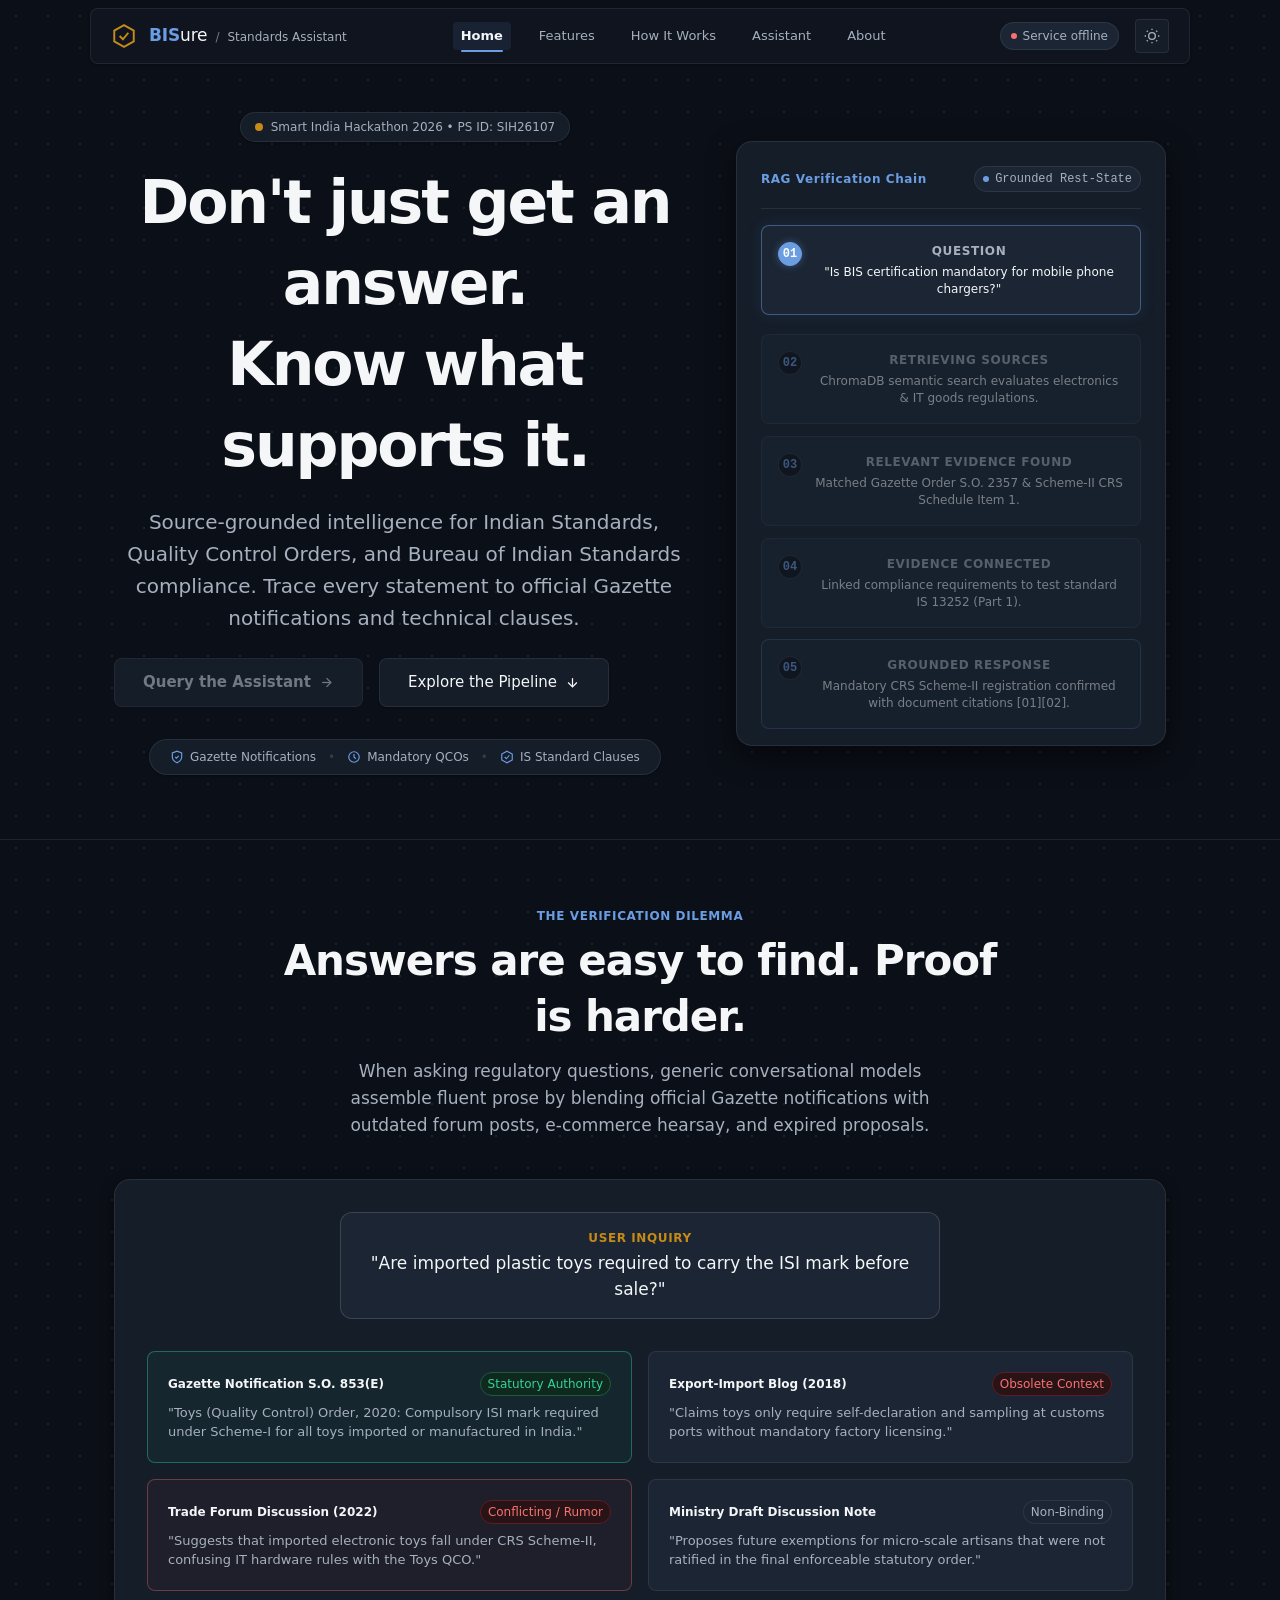
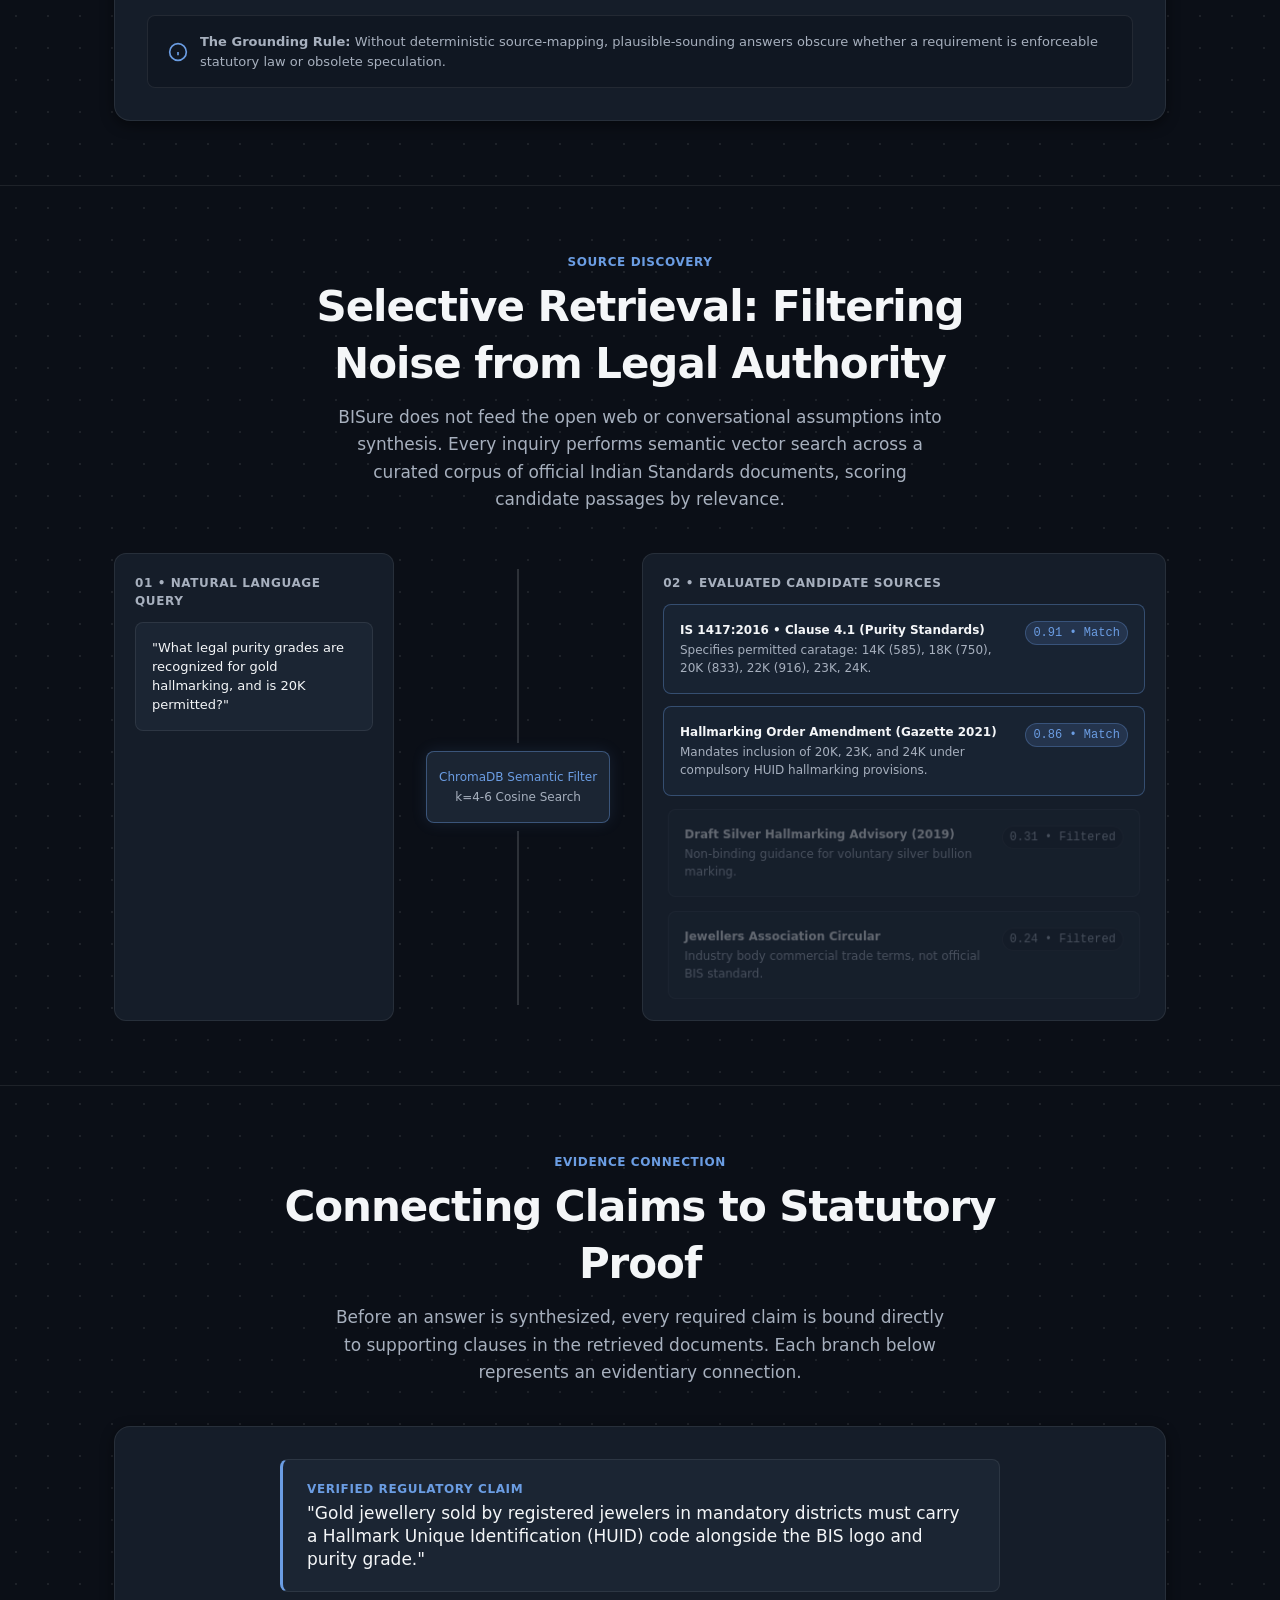
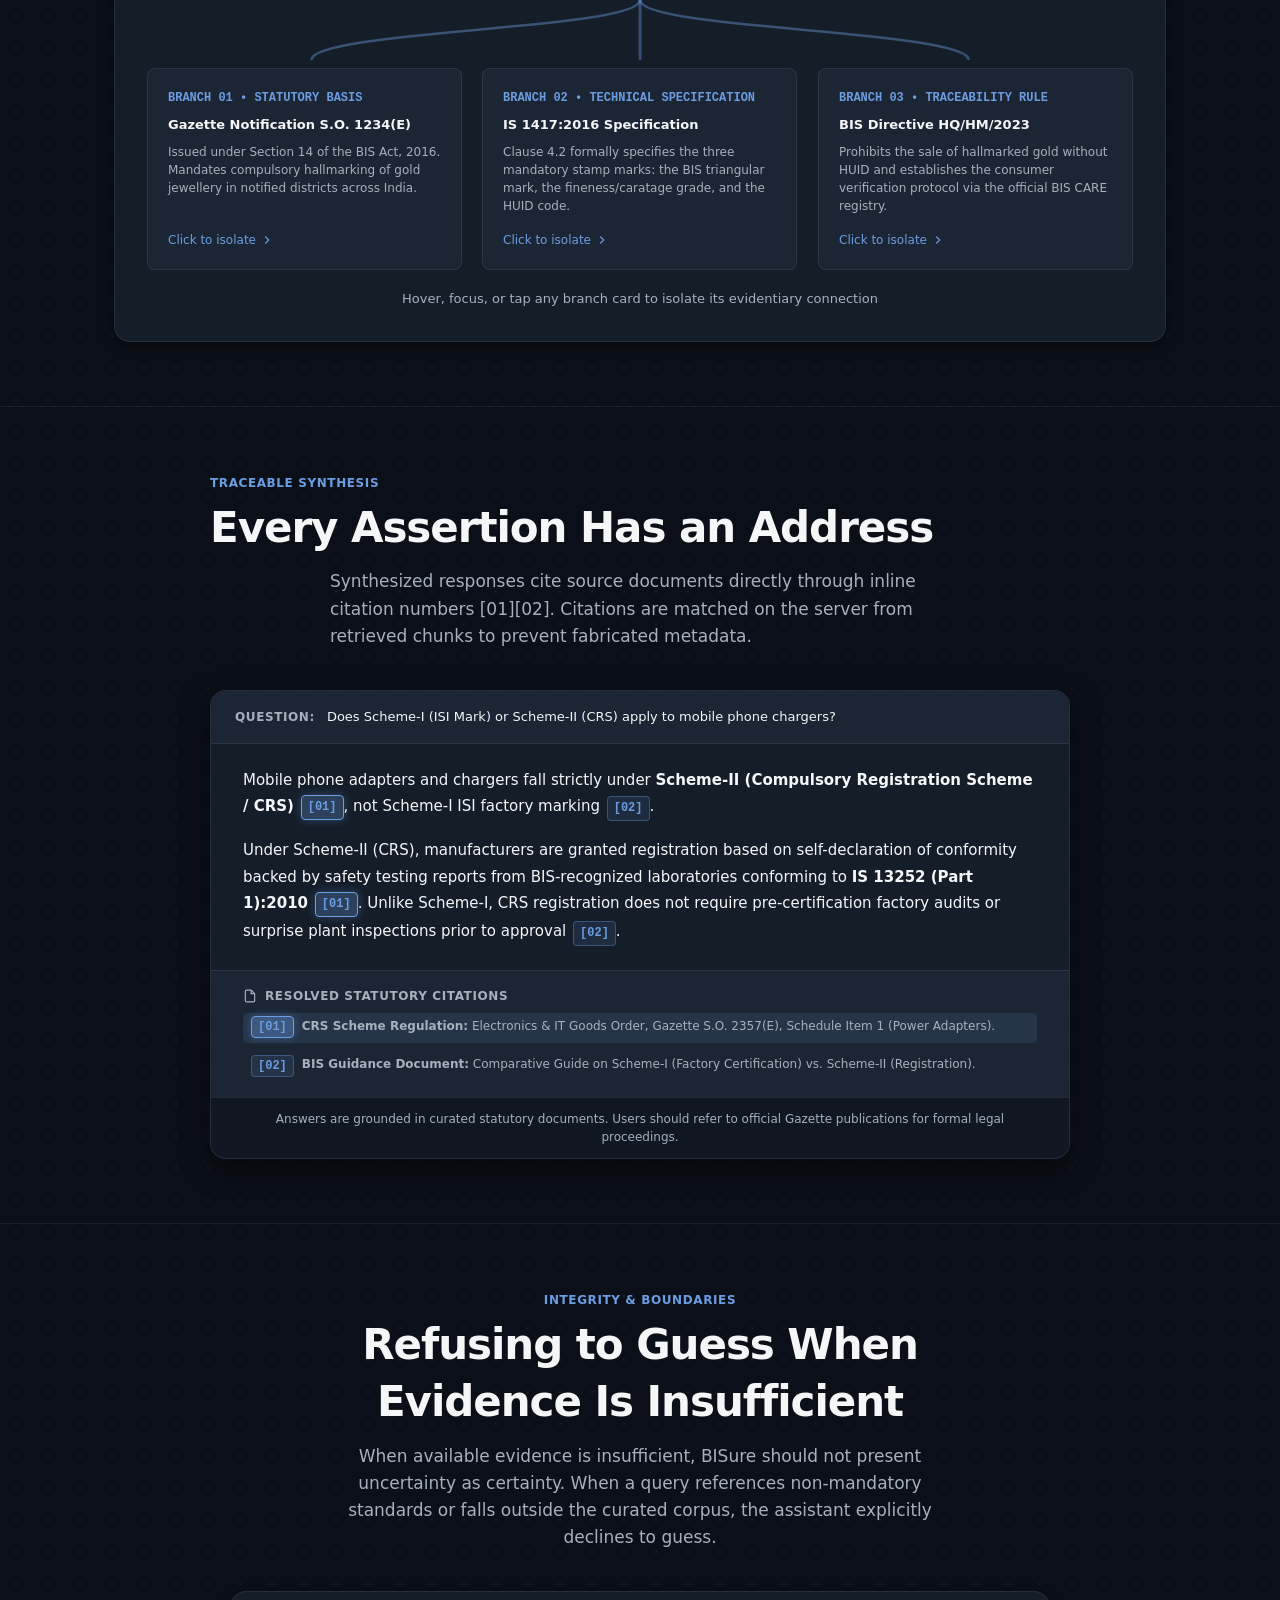
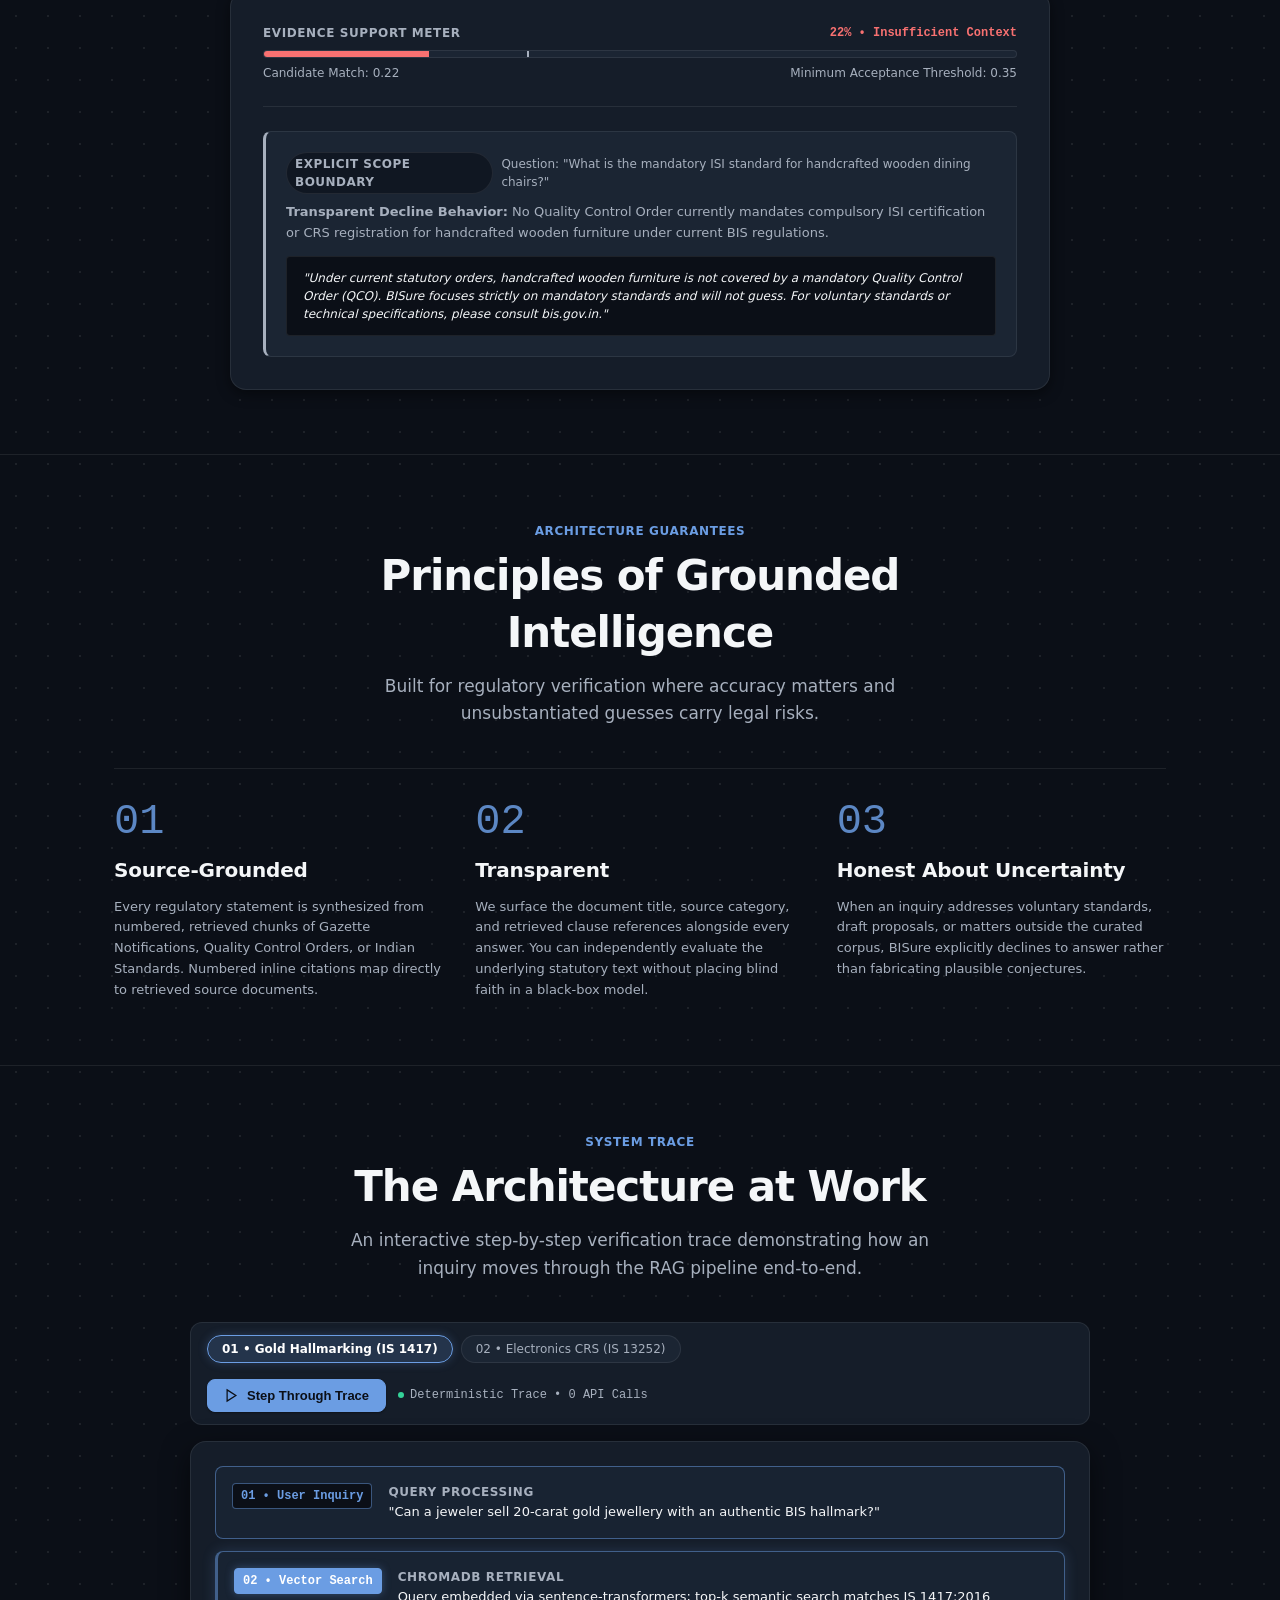
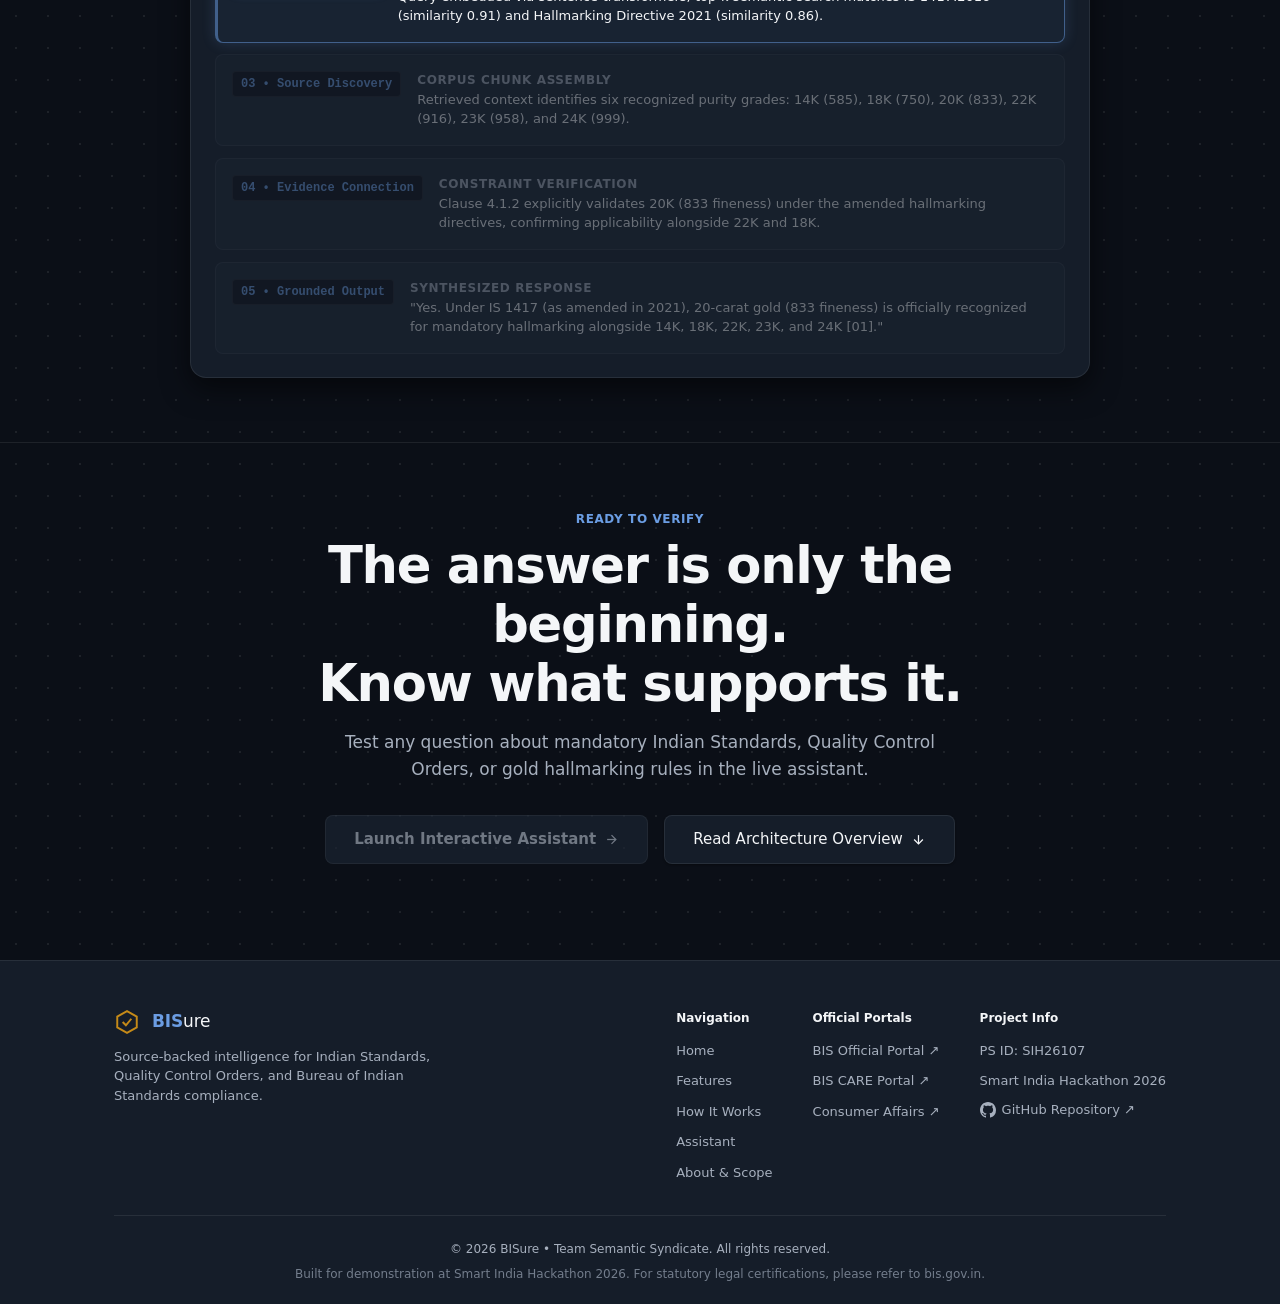
<file: index.html>
<!DOCTYPE html>
<html lang="en">
<head>
  <meta charset="UTF-8" />
  <meta name="viewport" content="width=device-width, initial-scale=1.0" />
  <title>BISure — Indian Standards &amp; Regulatory Assistant</title>
  <link rel="stylesheet" href="style.css" />
  <script>
    // Blocking theme init — must run before first paint to prevent flash-of-wrong-theme.
    (function () {
      var theme = "dark";
      try {
        var params = new URLSearchParams(window.location.search);
        var q = params.get("theme");
        if (q === "light" || q === "dark") theme = q;
      } catch (e) {}

      if (theme === "dark") {
        try {
          if (window.name && window.name.indexOf("bisure_theme:") !== -1) {
            var m = window.name.match(/bisure_theme:(light|dark)/);
            if (m) theme = m[1];
          }
        } catch (e) {}
      }

      if (theme === "dark") {
        try {
          var s = localStorage.getItem("bisure-theme");
          if (s === "light" || s === "dark") theme = s;
        } catch (e) {}
      }

      document.documentElement.setAttribute("data-theme", theme);
    })();
  </script>
</head>
<body>
  <!-- Accessible Skip-to-Content Link -->
  <a href="#main-content" class="skip-link">Skip to main content</a>

  <!-- ================= STICKY TOP NAV ================= -->
  <header class="site-header" role="banner">
    <div class="nav-container">
      <a href="index.html" class="brand-group" aria-label="BISure Home">
        <!-- Geometric Hexagonal Certification Stamp Icon -->
        <svg class="brand-mark" viewBox="0 0 24 24" fill="none" stroke="currentColor" stroke-width="1.8" aria-hidden="true">
          <polygon points="12 2 21 7 21 17 12 22 3 17 3 7 12 2"></polygon>
          <polyline points="8 12 11 15 16 9"></polyline>
        </svg>
        <div class="brand-text">
          <span class="brand-title"><span class="brand-bold">BIS</span>ure</span>
          <span class="brand-divider" aria-hidden="true">/</span>
          <span class="brand-tag">Standards Assistant</span>
        </div>
      </a>

      <nav id="primary-nav" class="nav-links" aria-label="Main Navigation">
        <a href="index.html" class="nav-link nav-active" aria-current="page">Home</a>
        <a href="features.html" class="nav-link">Features</a>
        <a href="how-it-works.html" class="nav-link">How It Works</a>
        <a href="chat.html" class="nav-link">Assistant</a>
        <a href="about.html" class="nav-link">About</a>
      </nav>

      <div class="header-controls">
        <div id="connection-status" class="status-indicator" role="status" title="Checking BISure backend service">
          <span class="status-dot" aria-hidden="true"></span>
          <span class="status-label">Checking service</span>
        </div>

        <button id="theme-toggle" class="theme-toggle-btn" type="button" aria-label="Switch color theme" title="Toggle theme">
          <svg class="theme-icon sun-icon" viewBox="0 0 24 24" fill="none" stroke="currentColor" stroke-width="2" aria-hidden="true">
            <circle cx="12" cy="12" r="5"></circle>
            <line x1="12" y1="1" x2="12" y2="3"></line>
            <line x1="12" y1="21" x2="12" y2="23"></line>
            <line x1="4.22" y1="4.22" x2="5.64" y2="5.64"></line>
            <line x1="18.36" y1="18.36" x2="19.78" y2="19.78"></line>
            <line x1="1" y1="12" x2="3" y2="12"></line>
            <line x1="21" y1="12" x2="23" y2="12"></line>
            <line x1="4.22" y1="19.78" x2="5.64" y2="18.36"></line>
            <line x1="18.36" y1="5.64" x2="19.78" y2="4.22"></line>
          </svg>
          <svg class="theme-icon moon-icon" viewBox="0 0 24 24" fill="none" stroke="currentColor" stroke-width="2" aria-hidden="true">
            <path d="M21 12.79A9 9 0 1 1 11.21 3 7 7 0 0 0 21 12.79z"></path>
          </svg>
        </button>

        <button id="nav-toggle" class="nav-toggle-btn" type="button" aria-label="Toggle navigation menu" aria-expanded="false" aria-controls="primary-nav">
          <span class="hamburger-bar"></span>
          <span class="hamburger-bar"></span>
          <span class="hamburger-bar"></span>
        </button>
      </div>
    </div>
  </header>

  <main id="main-content">
    <!-- ================= 1. HERO SECTION ================= -->
    <section id="hero" class="hero-section" aria-labelledby="hero-heading">
      <div class="section-container hero-grid">
        <div class="hero-content">
          <div class="hero-pill">
            <span class="pill-dot" aria-hidden="true"></span>
            <span>Smart India Hackathon 2026 &bull; PS ID: SIH26107</span>
          </div>
          <h1 id="hero-heading" class="hero-headline">
            Don't just get an answer.<br />Know what supports it.
          </h1>
          <p class="hero-lead">
            Source-grounded intelligence for Indian Standards, Quality Control Orders, and Bureau of Indian Standards compliance. Trace every statement to official Gazette notifications and technical clauses.
          </p>
          <div class="hero-actions-group">
            <a href="chat.html" class="btn btn-primary btn-hero-primary">
              <span>Query the Assistant</span>
              <svg class="btn-icon" viewBox="0 0 24 24" fill="none" stroke="currentColor" stroke-width="2" aria-hidden="true">
                <line x1="5" y1="12" x2="19" y2="12"></line>
                <polyline points="12 5 19 12 12 19"></polyline>
              </svg>
            </a>
            <a href="#problem" class="btn btn-secondary btn-hero-secondary">
              <span>Explore the Pipeline</span>
              <svg class="btn-icon" viewBox="0 0 24 24" fill="none" stroke="currentColor" stroke-width="2" aria-hidden="true">
                <line x1="12" y1="5" x2="12" y2="19"></line>
                <polyline points="19 12 12 19 5 12"></polyline>
              </svg>
            </a>
          </div>
          <div class="trust-strip" aria-label="Project Verification Basis">
            <div class="trust-item">
              <svg class="trust-icon" viewBox="0 0 24 24" fill="none" stroke="currentColor" stroke-width="2" aria-hidden="true">
                <path d="M12 22s8-4 8-10V5l-8-3-8 3v7c0 6 8 10 8 10z"></path>
                <polyline points="9 12 11 14 15 10"></polyline>
              </svg>
              <span>Gazette Notifications</span>
            </div>
            <span class="trust-separator" aria-hidden="true">&bull;</span>
            <div class="trust-item">
              <svg class="trust-icon" viewBox="0 0 24 24" fill="none" stroke="currentColor" stroke-width="2" aria-hidden="true">
                <circle cx="12" cy="12" r="9"></circle>
                <polyline points="12 7 12 12 15 15"></polyline>
              </svg>
              <span>Mandatory QCOs</span>
            </div>
            <span class="trust-separator" aria-hidden="true">&bull;</span>
            <div class="trust-item">
              <svg class="trust-icon" viewBox="0 0 24 24" fill="none" stroke="currentColor" stroke-width="2" aria-hidden="true">
                <polygon points="12 2 21 7 21 17 12 22 3 17 3 7 12 2"></polygon>
                <polyline points="8 12 11 15 16 9"></polyline>
              </svg>
              <span>IS Standard Clauses</span>
            </div>
          </div>
        </div>

        <!-- Right: Static representation of 5 stages (Final-state at rest) -->
        <div class="hero-pipeline-preview" aria-label="Pipeline Rest-State Preview">
          <div class="pipeline-header">
            <span class="pipeline-header-title">RAG Verification Chain</span>
            <span class="pipeline-live-pill">
              <span class="pipeline-live-dot" aria-hidden="true"></span>
              <span>Grounded Rest-State</span>
            </span>
          </div>
          <div class="pipeline-track">
            <!-- Stage 1 -->
            <div class="pipeline-step">
              <span class="pipeline-step-badge">01</span>
              <div class="pipeline-step-content">
                <div class="pipeline-step-phase">Question</div>
                <p class="pipeline-step-desc">"Is BIS certification mandatory for mobile phone chargers?"</p>
              </div>
            </div>
            <!-- Stage 2 -->
            <div class="pipeline-step">
              <span class="pipeline-step-badge">02</span>
              <div class="pipeline-step-content">
                <div class="pipeline-step-phase">Retrieving Sources</div>
                <p class="pipeline-step-desc">ChromaDB semantic search evaluates electronics &amp; IT goods regulations.</p>
              </div>
            </div>
            <!-- Stage 3 -->
            <div class="pipeline-step">
              <span class="pipeline-step-badge">03</span>
              <div class="pipeline-step-content">
                <div class="pipeline-step-phase">Relevant Evidence Found</div>
                <p class="pipeline-step-desc">Matched Gazette Order S.O. 2357 &amp; Scheme-II CRS Schedule Item 1.</p>
              </div>
            </div>
            <!-- Stage 4 -->
            <div class="pipeline-step">
              <span class="pipeline-step-badge">04</span>
              <div class="pipeline-step-content">
                <div class="pipeline-step-phase">Evidence Connected</div>
                <p class="pipeline-step-desc">Linked compliance requirements to test standard IS 13252 (Part 1).</p>
              </div>
            </div>
            <!-- Stage 5 -->
            <div class="pipeline-step step-grounded">
              <span class="pipeline-step-badge">05</span>
              <div class="pipeline-step-content">
                <div class="pipeline-step-phase">Grounded Response</div>
                <p class="pipeline-step-desc">Mandatory CRS Scheme-II registration confirmed with document citations [01][02].</p>
              </div>
            </div>
          </div>
        </div>
      </div>
    </section>

    <!-- ================= 2. THE PROBLEM ================= -->
    <section id="problem" class="editorial-section" aria-labelledby="problem-heading">
      <div class="section-container">
        <div class="section-header">
          <span class="section-eyebrow">The Verification Dilemma</span>
          <h2 id="problem-heading" class="section-title">Answers are easy to find. Proof is harder.</h2>
          <p class="section-subtext">
            When asking regulatory questions, generic conversational models assemble fluent prose by blending official Gazette notifications with outdated forum posts, e-commerce hearsay, and expired proposals.
          </p>
        </div>

        <div class="problem-canvas" aria-label="Branching information comparison diagram">
          <div class="problem-query-hub">
            <div class="problem-query-tag">User Inquiry</div>
            <p class="problem-query-text">"Are imported plastic toys required to carry the ISI mark before sale?"</p>
          </div>

          <div class="problem-branches-grid">
            <!-- Node A: Official Gazette -->
            <div class="problem-node node-verified">
              <div class="problem-node-header">
                <span class="problem-node-source">Gazette Notification S.O. 853(E)</span>
                <span class="problem-node-badge badge-verified">Statutory Authority</span>
              </div>
              <p class="problem-node-claim">
                "Toys (Quality Control) Order, 2020: Compulsory ISI mark required under Scheme-I for all toys imported or manufactured in India."
              </p>
            </div>

            <!-- Node B: Outdated Blog -->
            <div class="problem-node node-obsolete">
              <div class="problem-node-header">
                <span class="problem-node-source">Export-Import Blog (2018)</span>
                <span class="problem-node-badge badge-flagged">Obsolete Context</span>
              </div>
              <p class="problem-node-claim">
                "Claims toys only require self-declaration and sampling at customs ports without mandatory factory licensing."
              </p>
            </div>

            <!-- Node C: Forum Thread -->
            <div class="problem-node node-conflicting">
              <div class="problem-node-header">
                <span class="problem-node-source">Trade Forum Discussion (2022)</span>
                <span class="problem-node-badge badge-flagged">Conflicting / Rumor</span>
              </div>
              <p class="problem-node-claim">
                "Suggests that imported electronic toys fall under CRS Scheme-II, confusing IT hardware rules with the Toys QCO."
              </p>
            </div>

            <!-- Node D: Draft Proposal -->
            <div class="problem-node node-unverified">
              <div class="problem-node-header">
                <span class="problem-node-source">Ministry Draft Discussion Note</span>
                <span class="problem-node-badge badge-neutral">Non-Binding</span>
              </div>
              <p class="problem-node-claim">
                "Proposes future exemptions for micro-scale artisans that were not ratified in the final enforceable statutory order."
              </p>
            </div>
          </div>

          <div class="problem-verdict-banner">
            <svg viewBox="0 0 24 24" fill="none" stroke="currentColor" stroke-width="2" width="20" height="20" aria-hidden="true" style="color: var(--color-trust); flex-shrink: 0;">
              <circle cx="12" cy="12" r="10"></circle>
              <line x1="12" y1="16" x2="12" y2="12"></line>
              <line x1="12" y1="8" x2="12.01" y2="8"></line>
            </svg>
            <span><strong>The Grounding Rule:</strong> Without deterministic source-mapping, plausible-sounding answers obscure whether a requirement is enforceable statutory law or obsolete speculation.</span>
          </div>
        </div>
      </div>
    </section>

    <!-- ================= 3. RETRIEVAL ================= -->
    <section id="retrieval" class="editorial-section" aria-labelledby="retrieval-heading">
      <div class="section-container">
        <div class="section-header">
          <span class="section-eyebrow">Source Discovery</span>
          <h2 id="retrieval-heading" class="section-title">Selective Retrieval: Filtering Noise from Legal Authority</h2>
          <p class="section-subtext">
            BISure does not feed the open web or conversational assumptions into synthesis. Every inquiry performs semantic vector search across a curated corpus of official Indian Standards documents, scoring candidate passages by relevance.
          </p>
        </div>

        <div class="retrieval-flow" aria-label="Retrieval process from query to evaluated sources">
          <!-- Step 1: Input -->
          <div class="retrieval-box">
            <div class="retrieval-box-title">01 &bull; Natural Language Query</div>
            <div class="retrieval-query-card">
              "What legal purity grades are recognized for gold hallmarking, and is 20K permitted?"
            </div>
          </div>

          <!-- Middle connector -->
          <div class="retrieval-middle-connector" aria-hidden="true">
            <div class="vector-connector-line"></div>
            <div class="vector-engine-card">
              <div>ChromaDB Semantic Filter</div>
              <div style="font-size: var(--font-size-xs); color: var(--color-text-muted); margin-top: 2px;">k=4-6 Cosine Search</div>
            </div>
            <div class="vector-connector-line"></div>
          </div>

          <!-- Step 2: Evaluated Sources -->
          <div class="retrieval-box">
            <div class="retrieval-box-title">02 &bull; Evaluated Candidate Sources</div>
            <div class="retrieval-sources-stack">
              <!-- Source 1 -->
              <div class="source-eval-card source-selected">
                <div class="source-eval-info">
                  <div class="source-eval-doc">IS 1417:2016 &bull; Clause 4.1 (Purity Standards)</div>
                  <div class="source-eval-clause">Specifies permitted caratage: 14K (585), 18K (750), 20K (833), 22K (916), 23K, 24K.</div>
                </div>
                <span class="source-eval-score score-selected">0.91 &bull; Match</span>
              </div>

              <!-- Source 2 -->
              <div class="source-eval-card source-selected">
                <div class="source-eval-info">
                  <div class="source-eval-doc">Hallmarking Order Amendment (Gazette 2021)</div>
                  <div class="source-eval-clause">Mandates inclusion of 20K, 23K, and 24K under compulsory HUID hallmarking provisions.</div>
                </div>
                <span class="source-eval-score score-selected">0.86 &bull; Match</span>
              </div>

              <!-- Source 3 -->
              <div class="source-eval-card source-excluded">
                <div class="source-eval-info">
                  <div class="source-eval-doc">Draft Silver Hallmarking Advisory (2019)</div>
                  <div class="source-eval-clause">Non-binding guidance for voluntary silver bullion marking.</div>
                </div>
                <span class="source-eval-score score-excluded">0.31 &bull; Filtered</span>
              </div>

              <!-- Source 4 -->
              <div class="source-eval-card source-excluded">
                <div class="source-eval-info">
                  <div class="source-eval-doc">Jewellers Association Circular</div>
                  <div class="source-eval-clause">Industry body commercial trade terms, not official BIS standard.</div>
                </div>
                <span class="source-eval-score score-excluded">0.24 &bull; Filtered</span>
              </div>
            </div>
          </div>
        </div>
      </div>
    </section>

    <!-- ================= 4. EVIDENCE CONNECTION ================= -->
    <section id="evidence" class="editorial-section" aria-labelledby="evidence-heading">
      <div class="section-container">
        <div class="section-header">
          <span class="section-eyebrow">Evidence Connection</span>
          <h2 id="evidence-heading" class="section-title">Connecting Claims to Statutory Proof</h2>
          <p class="section-subtext">
            Before an answer is synthesized, every required claim is bound directly to supporting clauses in the retrieved documents. Each branch below represents an evidentiary connection.
          </p>
        </div>

        <div class="evidence-connection-wrap" aria-label="Evidence connection branching graph">
          <!-- Central Claim Hub -->
          <div class="evidence-claim-hub" tabindex="0" role="region" aria-label="Verified Regulatory Claim. Hover or focus to illuminate all supporting evidence branches.">
            <div class="claim-tag">Verified Regulatory Claim</div>
            <p class="claim-statement">
              "Gold jewellery sold by registered jewelers in mandatory districts must carry a Hallmark Unique Identification (HUID) code alongside the BIS logo and purity grade."
            </p>
          </div>

          <!-- Static SVG Connecting Paths (Animated via stroke-dash in Phase 5) -->
          <svg class="evidence-svg-canvas" viewBox="0 0 900 60" preserveAspectRatio="none" aria-hidden="true">
            <!-- Branch 1: Center to Left Card -->
            <path d="M 450 0 C 450 30, 150 30, 150 60" data-branch="1"></path>
            <!-- Branch 2: Center straight to Middle Card -->
            <path d="M 450 0 C 450 25, 450 35, 450 60" data-branch="2"></path>
            <!-- Branch 3: Center to Right Card -->
            <path d="M 450 0 C 450 30, 750 30, 750 60" data-branch="3"></path>
          </svg>

          <!-- 3 Supporting Branches -->
          <div class="evidence-branches-grid">
            <div class="evidence-branch-card" data-branch="1" tabindex="0" role="button" aria-pressed="false" aria-label="Evidence Branch 1: Statutory Basis Gazette Notification">
              <span class="branch-num">Branch 01 &bull; Statutory Basis</span>
              <h3 class="branch-doc-title">Gazette Notification S.O. 1234(E)</h3>
              <p class="branch-clause-text">
                Issued under Section 14 of the BIS Act, 2016. Mandates compulsory hallmarking of gold jewellery in notified districts across India.
              </p>
              <span class="branch-action-prompt" aria-hidden="true">
                <span>Click to isolate</span>
                <svg class="branch-action-icon" viewBox="0 0 24 24" fill="none" stroke="currentColor" stroke-width="2" width="14" height="14">
                  <polyline points="9 18 15 12 9 6"></polyline>
                </svg>
              </span>
            </div>

            <div class="evidence-branch-card" data-branch="2" tabindex="0" role="button" aria-pressed="false" aria-label="Evidence Branch 2: Technical Specification IS 1417">
              <span class="branch-num">Branch 02 &bull; Technical Specification</span>
              <h3 class="branch-doc-title">IS 1417:2016 Specification</h3>
              <p class="branch-clause-text">
                Clause 4.2 formally specifies the three mandatory stamp marks: the BIS triangular mark, the fineness/caratage grade, and the HUID code.
              </p>
              <span class="branch-action-prompt" aria-hidden="true">
                <span>Click to isolate</span>
                <svg class="branch-action-icon" viewBox="0 0 24 24" fill="none" stroke="currentColor" stroke-width="2" width="14" height="14">
                  <polyline points="9 18 15 12 9 6"></polyline>
                </svg>
              </span>
            </div>

            <div class="evidence-branch-card" data-branch="3" tabindex="0" role="button" aria-pressed="false" aria-label="Evidence Branch 3: Traceability Rule BIS Directive">
              <span class="branch-num">Branch 03 &bull; Traceability Rule</span>
              <h3 class="branch-doc-title">BIS Directive HQ/HM/2023</h3>
              <p class="branch-clause-text">
                Prohibits the sale of hallmarked gold without HUID and establishes the consumer verification protocol via the official BIS CARE registry.
              </p>
              <span class="branch-action-prompt" aria-hidden="true">
                <span>Click to isolate</span>
                <svg class="branch-action-icon" viewBox="0 0 24 24" fill="none" stroke="currentColor" stroke-width="2" width="14" height="14">
                  <polyline points="9 18 15 12 9 6"></polyline>
                </svg>
              </span>
            </div>
          </div>

          <div class="evidence-graph-hint" aria-hidden="true">
            <span>Hover, focus, or tap any branch card to isolate its evidentiary connection</span>
          </div>
        </div>
      </div>
    </section>

    <!-- ================= 5. GROUNDED RESPONSE ================= -->
    <section id="grounded-response" class="editorial-section" aria-labelledby="response-heading">
      <div class="section-container">
        <div class="section-header">
          <span class="section-eyebrow">Traceable Synthesis</span>
          <h2 id="response-heading" class="section-title">Every Assertion Has an Address</h2>
          <p class="section-subtext">
            Synthesized responses cite source documents directly through inline citation numbers [01][02]. Citations are matched on the server from retrieved chunks to prevent fabricated metadata.
          </p>
        </div>

        <div class="grounded-response-layout" aria-label="Grounded response demonstration card">
          <div class="grounded-card-query">
            <span class="grounded-query-label">Question:</span>
            <span>Does Scheme-I (ISI Mark) or Scheme-II (CRS) apply to mobile phone chargers?</span>
          </div>

          <div class="grounded-response-body">
            <p>
              Mobile phone adapters and chargers fall strictly under <strong>Scheme-II (Compulsory Registration Scheme / CRS)</strong> <span class="citation-ref" tabindex="0" role="button" aria-label="Citation [01] — view matching source" title="Citation 01">[01]</span>, not Scheme-I ISI factory marking <span class="citation-ref" tabindex="0" role="button" aria-label="Citation [02] — view matching source" title="Citation 02">[02]</span>.
            </p>
            <p>
              Under Scheme-II (CRS), manufacturers are granted registration based on self-declaration of conformity backed by safety testing reports from BIS-recognized laboratories conforming to <strong>IS 13252 (Part 1):2010</strong> <span class="citation-ref" tabindex="0" role="button" aria-label="Citation [01] — view matching source" title="Citation 01">[01]</span>. Unlike Scheme-I, CRS registration does not require pre-certification factory audits or surprise plant inspections prior to approval <span class="citation-ref" tabindex="0" role="button" aria-label="Citation [02] — view matching source" title="Citation 02">[02]</span>.
            </p>
          </div>

          <div class="grounded-citations-drawer">
            <div class="drawer-header">
              <svg viewBox="0 0 24 24" fill="none" stroke="currentColor" stroke-width="2" width="14" height="14" aria-hidden="true">
                <path d="M14 2H6a2 2 0 0 0-2 2v16a2 2 0 0 0 2 2h12a2 2 0 0 0 2-2V8z"></path>
                <polyline points="14 2 14 8 20 8"></polyline>
              </svg>
              <span>Resolved Statutory Citations</span>
            </div>
            <div class="drawer-item">
              <span class="citation-ref">[01]</span>
              <span><strong>CRS Scheme Regulation:</strong> Electronics &amp; IT Goods Order, Gazette S.O. 2357(E), Schedule Item 1 (Power Adapters).</span>
            </div>
            <div class="drawer-item">
              <span class="citation-ref">[02]</span>
              <span><strong>BIS Guidance Document:</strong> Comparative Guide on Scheme-I (Factory Certification) vs. Scheme-II (Registration).</span>
            </div>
          </div>

          <div class="grounded-footer-note">
            Answers are grounded in curated statutory documents. Users should refer to official Gazette publications for formal legal proceedings.
          </div>
        </div>
      </div>
    </section>

    <!-- ================= 6. SAFETY FALLBACK ================= -->
    <section id="safety-fallback" class="editorial-section" aria-labelledby="fallback-heading">
      <div class="section-container">
        <div class="section-header">
          <span class="section-eyebrow">Integrity &amp; Boundaries</span>
          <h2 id="fallback-heading" class="section-title">Refusing to Guess When Evidence Is Insufficient</h2>
          <p class="section-subtext">
            When available evidence is insufficient, BISure should not present uncertainty as certainty. When a query references non-mandatory standards or falls outside the curated corpus, the assistant explicitly declines to guess.
          </p>
        </div>

        <div class="fallback-canvas" aria-label="Evidence support meter and decline demonstration">
          <div class="fallback-meter-wrap">
            <div class="meter-header">
              <span class="meter-title">Evidence Support Meter</span>
              <span class="meter-score">22% &bull; Insufficient Context</span>
            </div>
            <div class="meter-track" role="progressbar" aria-valuenow="22" aria-valuemin="0" aria-valuemax="100" aria-label="Corpus evidence support level">
              <div class="meter-fill"></div>
              <div class="meter-threshold-marker" title="Retrieval Acceptance Threshold (35%)"></div>
            </div>
            <div class="meter-annotation">
              <span>Candidate Match: 0.22</span>
              <span>Minimum Acceptance Threshold: 0.35</span>
            </div>
          </div>

          <div class="fallback-decline-card">
            <div class="decline-header">
              <span class="decline-badge">Explicit Scope Boundary</span>
              <span style="font-size: var(--font-size-xs); color: var(--color-text-muted);">Question: "What is the mandatory ISI standard for handcrafted wooden dining chairs?"</span>
            </div>
            <p class="decline-body">
              <strong>Transparent Decline Behavior:</strong> No Quality Control Order currently mandates compulsory ISI certification or CRS registration for handcrafted wooden furniture under current BIS regulations.
            </p>
            <div class="decline-quote">
              "Under current statutory orders, handcrafted wooden furniture is not covered by a mandatory Quality Control Order (QCO). BISure focuses strictly on mandatory standards and will not guess. For voluntary standards or technical specifications, please consult bis.gov.in."
            </div>
          </div>
        </div>
      </div>
    </section>

    <!-- ================= 7. TRUST PRINCIPLES ================= -->
    <section id="principles" class="editorial-section" aria-labelledby="principles-heading">
      <div class="section-container">
        <div class="section-header">
          <span class="section-eyebrow">Architecture Guarantees</span>
          <h2 id="principles-heading" class="section-title">Principles of Grounded Intelligence</h2>
          <p class="section-subtext">
            Built for regulatory verification where accuracy matters and unsubstantiated guesses carry legal risks.
          </p>
        </div>

        <div class="trust-principles-grid">
          <div class="principle-block">
            <div class="principle-number">01</div>
            <h3 class="principle-title">Source-Grounded</h3>
            <p class="principle-text">
              Every regulatory statement is synthesized from numbered, retrieved chunks of Gazette Notifications, Quality Control Orders, or Indian Standards. Numbered inline citations map directly to retrieved source documents.
            </p>
          </div>

          <div class="principle-block">
            <div class="principle-number">02</div>
            <h3 class="principle-title">Transparent</h3>
            <p class="principle-text">
              We surface the document title, source category, and retrieved clause references alongside every answer. You can independently evaluate the underlying statutory text without placing blind faith in a black-box model.
            </p>
          </div>

          <div class="principle-block">
            <div class="principle-number">03</div>
            <h3 class="principle-title">Honest About Uncertainty</h3>
            <p class="principle-text">
              When an inquiry addresses voluntary standards, draft proposals, or matters outside the curated corpus, BISure explicitly declines to answer rather than fabricating plausible conjectures.
            </p>
          </div>
        </div>
      </div>
    </section>

    <!-- ================= 8. BISURE INSIDE BISURE ================= -->
    <section id="system-trace" class="editorial-section" aria-labelledby="trace-heading">
      <div class="section-container">
        <div class="section-header">
          <span class="section-eyebrow">System Trace</span>
          <h2 id="trace-heading" class="section-title">The Architecture at Work</h2>
          <p class="section-subtext">
            An interactive step-by-step verification trace demonstrating how an inquiry moves through the RAG pipeline end-to-end.
          </p>
        </div>

        <!-- Chapter 8 Simulation Toolbar -->
        <div class="trace-simulation-toolbar">
          <div class="trace-scenario-selector" role="tablist" aria-label="Simulation Scenarios">
            <button type="button" class="scenario-btn is-active" data-scenario="gold" role="tab" aria-selected="true" id="tab-scenario-gold">
              <span>01 &bull; Gold Hallmarking (IS 1417)</span>
            </button>
            <button type="button" class="scenario-btn" data-scenario="electronics" role="tab" aria-selected="false" id="tab-scenario-electronics">
              <span>02 &bull; Electronics CRS (IS 13252)</span>
            </button>
          </div>

          <div class="trace-actions">
            <button type="button" class="btn btn-primary btn-trace-replay" id="btn-replay-trace" aria-label="Step through simulated pipeline verification">
              <svg class="btn-icon" viewBox="0 0 24 24" fill="none" stroke="currentColor" stroke-width="2" aria-hidden="true">
                <polygon points="5 3 19 12 5 21 5 3"></polygon>
              </svg>
              <span>Step Through Trace</span>
            </button>
            <div class="trace-offline-badge" title="Controlled offline demonstration without network calls">
              <span class="offline-dot" aria-hidden="true"></span>
              <span>Deterministic Trace &bull; 0 API Calls</span>
            </div>
          </div>
        </div>

        <div class="trace-board" aria-label="End-to-end RAG architecture trace">
          <div class="trace-steps-list">
            <!-- Step 1 -->
            <div class="trace-step-item">
              <span class="trace-step-marker">01 &bull; User Inquiry</span>
              <div class="trace-step-detail">
                <div class="trace-step-name">Query Processing</div>
                <p class="trace-step-text">"Can a jeweler sell 20-carat gold jewellery with an authentic BIS hallmark?"</p>
              </div>
            </div>

            <!-- Step 2 -->
            <div class="trace-step-item">
              <span class="trace-step-marker">02 &bull; Vector Search</span>
              <div class="trace-step-detail">
                <div class="trace-step-name">ChromaDB Retrieval</div>
                <p class="trace-step-text">Query embedded via sentence-transformers; top-k semantic search matches IS 1417:2016 (similarity 0.91) and Hallmarking Directive 2021 (similarity 0.86).</p>
              </div>
            </div>

            <!-- Step 3 -->
            <div class="trace-step-item">
              <span class="trace-step-marker">03 &bull; Source Discovery</span>
              <div class="trace-step-detail">
                <div class="trace-step-name">Corpus Chunk Assembly</div>
                <p class="trace-step-text">Retrieved context identifies six recognized purity grades: 14K (585), 18K (750), 20K (833), 22K (916), 23K (958), and 24K (999).</p>
              </div>
            </div>

            <!-- Step 4 -->
            <div class="trace-step-item">
              <span class="trace-step-marker">04 &bull; Evidence Connection</span>
              <div class="trace-step-detail">
                <div class="trace-step-name">Constraint Verification</div>
                <p class="trace-step-text">Clause 4.1.2 explicitly validates 20K (833 fineness) under the amended hallmarking directives, confirming applicability alongside 22K and 18K.</p>
              </div>
            </div>

            <!-- Step 5 -->
            <div class="trace-step-item">
              <span class="trace-step-marker">05 &bull; Grounded Output</span>
              <div class="trace-step-detail">
                <div class="trace-step-name">Synthesized Response</div>
                <p class="trace-step-text">"Yes. Under IS 1417 (as amended in 2021), 20-carat gold (833 fineness) is officially recognized for mandatory hallmarking alongside 14K, 18K, 22K, 23K, and 24K [01]."</p>
              </div>
            </div>
          </div>
        </div>
      </div>
    </section>

    <!-- ================= 9. FINAL CTA ================= -->
    <section id="cta" class="editorial-section section-final-cta" aria-labelledby="cta-heading">
      <div class="section-container">
        <div class="final-cta-content">
          <span class="section-eyebrow">Ready to Verify</span>
          <h2 id="cta-heading" class="final-cta-title">
            The answer is only the beginning.<br />Know what supports it.
          </h2>
          <p class="final-cta-desc">
            Test any question about mandatory Indian Standards, Quality Control Orders, or gold hallmarking rules in the live assistant.
          </p>
          <div class="hero-actions-group" style="justify-content: center;">
            <a href="chat.html" class="btn btn-primary btn-hero-primary">
              <span>Launch Interactive Assistant</span>
              <svg class="btn-icon" viewBox="0 0 24 24" fill="none" stroke="currentColor" stroke-width="2" aria-hidden="true">
                <line x1="5" y1="12" x2="19" y2="12"></line>
                <polyline points="12 5 19 12 12 19"></polyline>
              </svg>
            </a>
            <a href="how-it-works.html" class="btn btn-secondary btn-hero-secondary">
              <span>Read Architecture Overview</span>
              <svg class="btn-icon" viewBox="0 0 24 24" fill="none" stroke="currentColor" stroke-width="2" aria-hidden="true">
                <line x1="12" y1="5" x2="12" y2="19"></line>
                <polyline points="19 12 12 19 5 12"></polyline>
              </svg>
            </a>
          </div>
        </div>
      </div>
    </section>
  </main>

  <!-- ================= SITE FOOTER ================= -->
  <footer class="site-footer" role="contentinfo">
    <div class="section-container footer-container">
      <div class="footer-top">
        <div class="footer-brand">
          <div class="brand-group">
            <svg class="brand-mark" viewBox="0 0 24 24" fill="none" stroke="currentColor" stroke-width="1.8" aria-hidden="true">
              <polygon points="12 2 21 7 21 17 12 22 3 17 3 7 12 2"></polygon>
              <polyline points="8 12 11 15 16 9"></polyline>
            </svg>
            <span class="brand-title"><span class="brand-bold">BIS</span>ure</span>
          </div>
          <p class="footer-tagline">
            Source-backed intelligence for Indian Standards, Quality Control Orders, and Bureau of Indian Standards compliance.
          </p>
        </div>

        <div class="footer-links-group">
          <div class="footer-col">
            <h3 class="footer-col-title">Navigation</h3>
            <ul class="footer-nav-list">
              <li><a href="index.html">Home</a></li>
              <li><a href="features.html">Features</a></li>
              <li><a href="how-it-works.html">How It Works</a></li>
              <li><a href="chat.html">Assistant</a></li>
              <li><a href="about.html">About &amp; Scope</a></li>
            </ul>
          </div>

          <div class="footer-col">
            <h3 class="footer-col-title">Official Portals</h3>
            <ul class="footer-nav-list">
              <li><a href="https://www.bis.gov.in" target="_blank" rel="noopener noreferrer">BIS Official Portal &nearr;</a></li>
              <li><a href="https://www.services.bis.gov.in" target="_blank" rel="noopener noreferrer">BIS CARE Portal &nearr;</a></li>
              <li><a href="https://consumeraffairs.nic.in" target="_blank" rel="noopener noreferrer">Consumer Affairs &nearr;</a></li>
            </ul>
          </div>

          <div class="footer-col">
            <h3 class="footer-col-title">Project Info</h3>
            <ul class="footer-nav-list">
              <li><span class="footer-meta-line">PS ID: SIH26107</span></li>
              <li><span class="footer-meta-line">Smart India Hackathon 2026</span></li>
              <li>
                <a href="https://github.com/Prabin-Jena/BISure" target="_blank" rel="noopener noreferrer" class="github-link">
                  <svg viewBox="0 0 24 24" fill="currentColor" width="16" height="16" aria-hidden="true">
                    <path d="M12 0C5.37 0 0 5.37 0 12c0 5.31 3.435 9.795 8.205 11.385.6.105.825-.255.825-.57 0-.285-.015-1.23-.015-2.235-3.015.555-3.795-.735-4.035-1.41-.135-.345-.72-1.41-1.23-1.695-.42-.225-1.02-.78-.015-.795.945-.015 1.62.87 1.845 1.23 1.08 1.815 2.805 1.305 3.495.99.105-.78.42-1.305.765-1.605-2.67-.3-5.46-1.335-5.46-5.925 0-1.305.465-2.385 1.23-3.225-.12-.3-.54-1.53.12-3.18 0 0 1.005-.315 3.3 1.23.96-.27 1.98-.405 3-.405s2.04.135 3 .405c2.295-1.56 3.3-1.23 3.3-1.23.66 1.65.24 2.88.12 3.18.765.84 1.23 1.905 1.23 3.225 0 4.605-2.805 5.625-5.475 5.925.435.375.81 1.095.81 2.22 0 1.605-.015 2.895-.015 3.3 0 .315.225.69.825.57A12.02 12.02 0 0 0 24 12c0-6.63-5.37-12-12-12z"></path>
                  </svg>
                  <span>GitHub Repository &nearr;</span>
                </a>
              </li>
            </ul>
          </div>
        </div>
      </div>

      <div class="footer-bottom">
        <p class="copyright-text">&copy; 2026 BISure &bull; Team Semantic Syndicate. All rights reserved.</p>
        <p class="footer-disclaimer">
          Built for demonstration at Smart India Hackathon 2026. For statutory legal certifications, please refer to bis.gov.in.
        </p>
      </div>
    </div>
  </footer>

  <script src="config.js"></script>
  <script src="common.js"></script>
  <script src="motion.js"></script>
</body>
</html>
</file>
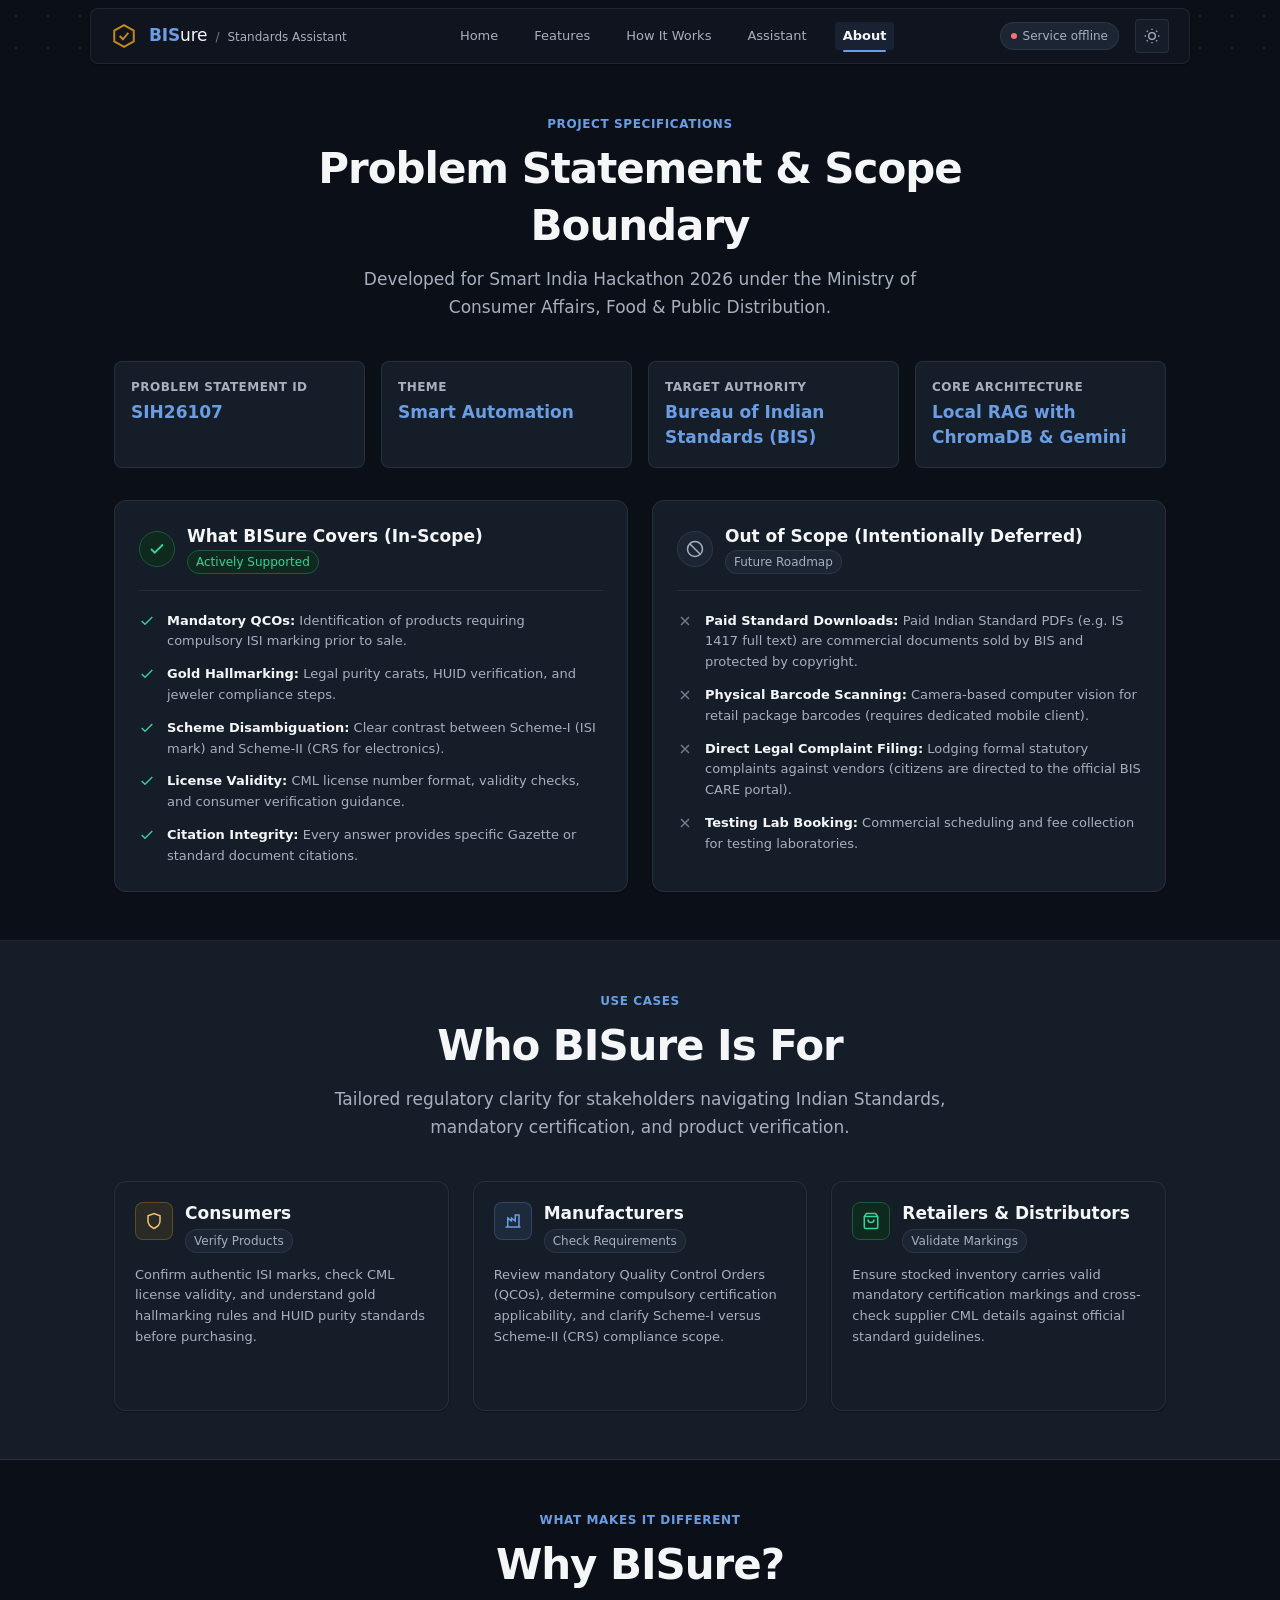
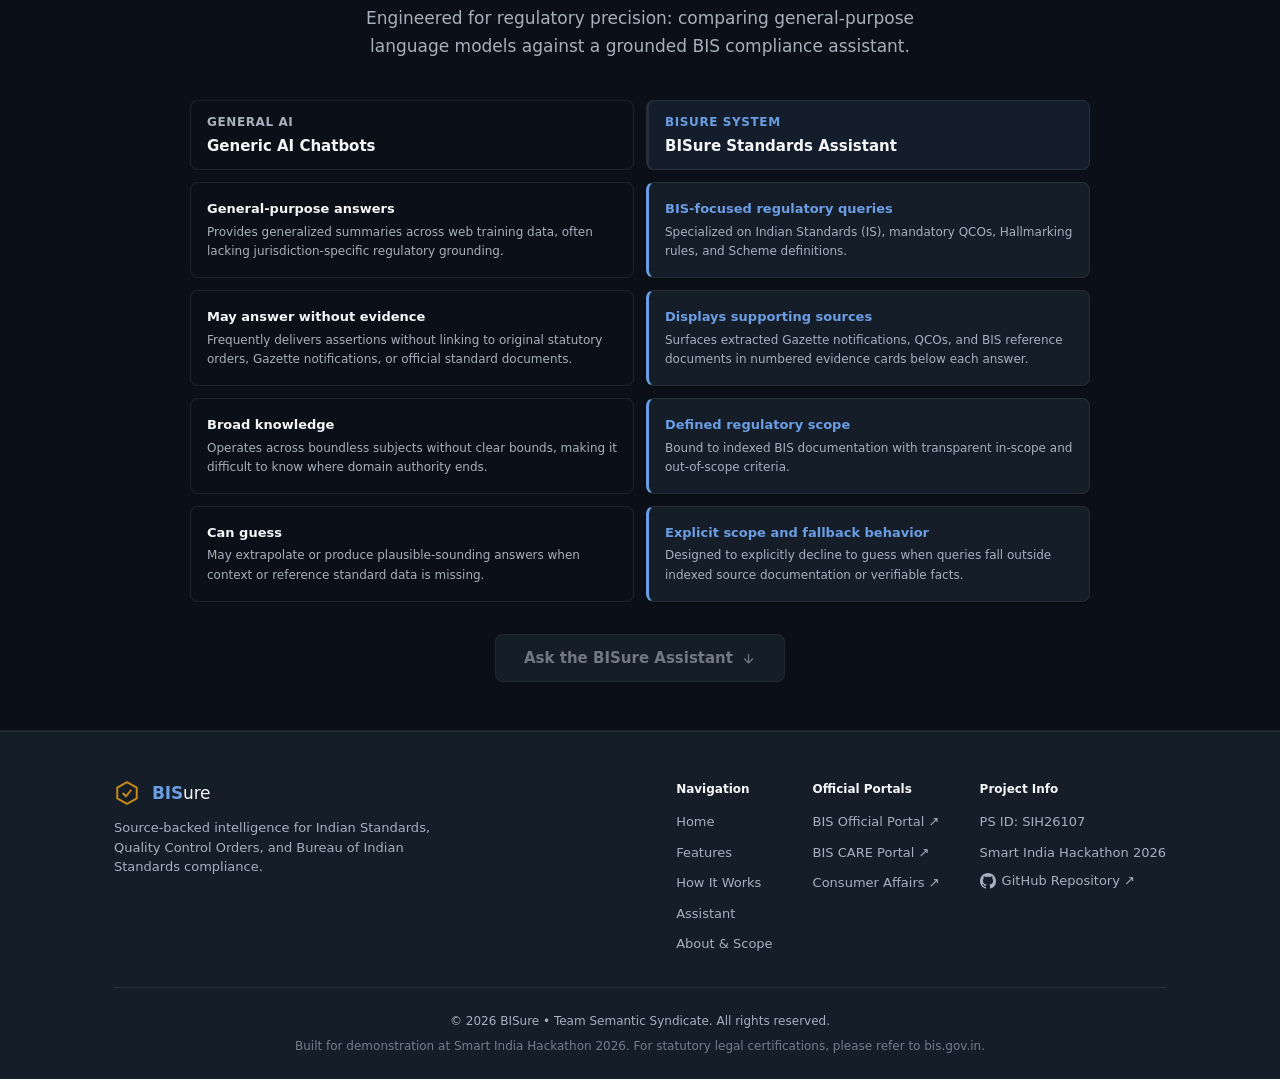
<file: about.html>
<!DOCTYPE html>
<html lang="en">
<head>
  <meta charset="UTF-8" />
  <meta name="viewport" content="width=device-width, initial-scale=1.0" />
  <title>About &amp; Scope — BISure Standards Assistant</title>
  <link rel="stylesheet" href="style.css" />
  <script>
    // Blocking theme init — must run before first paint to prevent flash-of-wrong-theme.
    (function () {
      var theme = "dark";
      try {
        var params = new URLSearchParams(window.location.search);
        var q = params.get("theme");
        if (q === "light" || q === "dark") theme = q;
      } catch (e) {}

      if (theme === "dark") {
        try {
          if (window.name && window.name.indexOf("bisure_theme:") !== -1) {
            var m = window.name.match(/bisure_theme:(light|dark)/);
            if (m) theme = m[1];
          }
        } catch (e) {}
      }

      if (theme === "dark") {
        try {
          var s = localStorage.getItem("bisure-theme");
          if (s === "light" || s === "dark") theme = s;
        } catch (e) {}
      }

      document.documentElement.setAttribute("data-theme", theme);
    })();
  </script>
</head>
<body>
  <!-- ================= STICKY TOP NAV ================= -->
  <header class="site-header" role="banner">
    <div class="nav-container">
      <a href="index.html" class="brand-group" aria-label="BISure Home">
        <svg class="brand-mark" viewBox="0 0 24 24" fill="none" stroke="currentColor" stroke-width="1.8" aria-hidden="true">
          <polygon points="12 2 21 7 21 17 12 22 3 17 3 7 12 2"></polygon>
          <polyline points="8 12 11 15 16 9"></polyline>
        </svg>
        <div class="brand-text">
          <span class="brand-title"><span class="brand-bold">BIS</span>ure</span>
          <span class="brand-divider" aria-hidden="true">/</span>
          <span class="brand-tag">Standards Assistant</span>
        </div>
      </a>

      <nav id="primary-nav" class="nav-links" aria-label="Main Navigation">
        <a href="index.html" class="nav-link">Home</a>
        <a href="features.html" class="nav-link">Features</a>
        <a href="how-it-works.html" class="nav-link">How It Works</a>
        <a href="chat.html" class="nav-link">Assistant</a>
        <a href="about.html" class="nav-link nav-active" aria-current="page">About</a>
      </nav>

      <div class="header-controls">
        <div id="connection-status" class="status-indicator" role="status" title="Checking BISure backend service">
          <span class="status-dot" aria-hidden="true"></span>
          <span class="status-label">Checking service</span>
        </div>

        <button id="theme-toggle" class="theme-toggle-btn" type="button" aria-label="Switch color theme" title="Toggle theme">
          <svg class="theme-icon sun-icon" viewBox="0 0 24 24" fill="none" stroke="currentColor" stroke-width="2" aria-hidden="true">
            <circle cx="12" cy="12" r="5"></circle>
            <line x1="12" y1="1" x2="12" y2="3"></line>
            <line x1="12" y1="21" x2="12" y2="23"></line>
            <line x1="4.22" y1="4.22" x2="5.64" y2="5.64"></line>
            <line x1="18.36" y1="18.36" x2="19.78" y2="19.78"></line>
            <line x1="1" y1="12" x2="3" y2="12"></line>
            <line x1="21" y1="12" x2="23" y2="12"></line>
            <line x1="4.22" y1="19.78" x2="5.64" y2="18.36"></line>
            <line x1="18.36" y1="5.64" x2="19.78" y2="4.22"></line>
          </svg>
          <svg class="theme-icon moon-icon" viewBox="0 0 24 24" fill="none" stroke="currentColor" stroke-width="2" aria-hidden="true">
            <path d="M21 12.79A9 9 0 1 1 11.21 3 7 7 0 0 0 21 12.79z"></path>
          </svg>
        </button>

        <button id="nav-toggle" class="nav-toggle-btn" type="button" aria-label="Toggle navigation menu" aria-expanded="false" aria-controls="primary-nav">
          <span class="hamburger-bar"></span>
          <span class="hamburger-bar"></span>
          <span class="hamburger-bar"></span>
        </button>
      </div>
    </div>
  </header>

  <main id="main-content">
    <!-- ================= ABOUT / SCOPE SECTION ================= -->
    <section id="about" class="about-section" aria-labelledby="about-heading">
      <div class="section-container">
        <div class="section-header">
          <span class="section-eyebrow">Project Specifications</span>
          <h2 id="about-heading" class="section-title">Problem Statement &amp; Scope Boundary</h2>
          <p class="section-subtext">
            Developed for Smart India Hackathon 2026 under the Ministry of Consumer Affairs, Food &amp; Public Distribution.
          </p>
        </div>

        <div class="scope-meta-grid">
          <div class="meta-item">
            <span class="meta-label">Problem Statement ID</span>
            <span class="meta-value">SIH26107</span>
          </div>
          <div class="meta-item">
            <span class="meta-label">Theme</span>
            <span class="meta-value">Smart Automation</span>
          </div>
          <div class="meta-item">
            <span class="meta-label">Target Authority</span>
            <span class="meta-value">Bureau of Indian Standards (BIS)</span>
          </div>
          <div class="meta-item">
            <span class="meta-label">Core Architecture</span>
            <span class="meta-value">Local RAG with ChromaDB &amp; Gemini</span>
          </div>
        </div>

        <div class="scope-columns">
          <!-- In-Scope Card -->
          <div class="scope-card scope-in">
            <div class="scope-card-header">
              <div class="scope-icon-wrap in-icon">
                <svg viewBox="0 0 24 24" fill="none" stroke="currentColor" stroke-width="2.5" aria-hidden="true">
                  <polyline points="20 6 9 17 4 12"></polyline>
                </svg>
              </div>
              <div>
                <h3 class="scope-card-title">What BISure Covers (In-Scope)</h3>
                <span class="scope-badge badge-green">Actively Supported</span>
              </div>
            </div>
            <ul class="scope-list">
              <li>
                <svg class="list-bullet-icon" viewBox="0 0 24 24" fill="none" stroke="currentColor" stroke-width="2" aria-hidden="true">
                  <polyline points="20 6 9 17 4 12"></polyline>
                </svg>
                <span><strong>Mandatory QCOs:</strong> Identification of products requiring compulsory ISI marking prior to sale.</span>
              </li>
              <li>
                <svg class="list-bullet-icon" viewBox="0 0 24 24" fill="none" stroke="currentColor" stroke-width="2" aria-hidden="true">
                  <polyline points="20 6 9 17 4 12"></polyline>
                </svg>
                <span><strong>Gold Hallmarking:</strong> Legal purity carats, HUID verification, and jeweler compliance steps.</span>
              </li>
              <li>
                <svg class="list-bullet-icon" viewBox="0 0 24 24" fill="none" stroke="currentColor" stroke-width="2" aria-hidden="true">
                  <polyline points="20 6 9 17 4 12"></polyline>
                </svg>
                <span><strong>Scheme Disambiguation:</strong> Clear contrast between Scheme-I (ISI mark) and Scheme-II (CRS for electronics).</span>
              </li>
              <li>
                <svg class="list-bullet-icon" viewBox="0 0 24 24" fill="none" stroke="currentColor" stroke-width="2" aria-hidden="true">
                  <polyline points="20 6 9 17 4 12"></polyline>
                </svg>
                <span><strong>License Validity:</strong> CML license number format, validity checks, and consumer verification guidance.</span>
              </li>
              <li>
                <svg class="list-bullet-icon" viewBox="0 0 24 24" fill="none" stroke="currentColor" stroke-width="2" aria-hidden="true">
                  <polyline points="20 6 9 17 4 12"></polyline>
                </svg>
                <span><strong>Citation Integrity:</strong> Every answer provides specific Gazette or standard document citations.</span>
              </li>
            </ul>
          </div>

          <!-- Out-of-Scope Card -->
          <div class="scope-card scope-out">
            <div class="scope-card-header">
              <div class="scope-icon-wrap out-icon">
                <svg viewBox="0 0 24 24" fill="none" stroke="currentColor" stroke-width="2" aria-hidden="true">
                  <circle cx="12" cy="12" r="10"></circle>
                  <line x1="4.93" y1="4.93" x2="19.07" y2="19.07"></line>
                </svg>
              </div>
              <div>
                <h3 class="scope-card-title">Out of Scope (Intentionally Deferred)</h3>
                <span class="scope-badge badge-neutral">Future Roadmap</span>
              </div>
            </div>
            <ul class="scope-list">
              <li>
                <svg class="list-bullet-icon out-bullet" viewBox="0 0 24 24" fill="none" stroke="currentColor" stroke-width="2" aria-hidden="true">
                  <line x1="18" y1="6" x2="6" y2="18"></line>
                  <line x1="6" y1="6" x2="18" y2="18"></line>
                </svg>
                <span><strong>Paid Standard Downloads:</strong> Paid Indian Standard PDFs (e.g. IS 1417 full text) are commercial documents sold by BIS and protected by copyright.</span>
              </li>
              <li>
                <svg class="list-bullet-icon out-bullet" viewBox="0 0 24 24" fill="none" stroke="currentColor" stroke-width="2" aria-hidden="true">
                  <line x1="18" y1="6" x2="6" y2="18"></line>
                  <line x1="6" y1="6" x2="18" y2="18"></line>
                </svg>
                <span><strong>Physical Barcode Scanning:</strong> Camera-based computer vision for retail package barcodes (requires dedicated mobile client).</span>
              </li>
              <li>
                <svg class="list-bullet-icon out-bullet" viewBox="0 0 24 24" fill="none" stroke="currentColor" stroke-width="2" aria-hidden="true">
                  <line x1="18" y1="6" x2="6" y2="18"></line>
                  <line x1="6" y1="6" x2="18" y2="18"></line>
                </svg>
                <span><strong>Direct Legal Complaint Filing:</strong> Lodging formal statutory complaints against vendors (citizens are directed to the official BIS CARE portal).</span>
              </li>
              <li>
                <svg class="list-bullet-icon out-bullet" viewBox="0 0 24 24" fill="none" stroke="currentColor" stroke-width="2" aria-hidden="true">
                  <line x1="18" y1="6" x2="6" y2="18"></line>
                  <line x1="6" y1="6" x2="18" y2="18"></line>
                </svg>
                <span><strong>Testing Lab Booking:</strong> Commercial scheduling and fee collection for testing laboratories.</span>
              </li>
            </ul>
          </div>
        </div>
      </div>
    </section>

    <!-- ================= WHO BISURE IS FOR ================= -->
    <section id="who-bisure-is-for" class="who-bisure-section" aria-labelledby="who-heading">
      <div class="section-container">
        <div class="section-header">
          <span class="section-eyebrow">Use Cases</span>
          <h2 id="who-heading" class="section-title">Who BISure Is For</h2>
          <p class="section-subtext">
            Tailored regulatory clarity for stakeholders navigating Indian Standards, mandatory certification, and product verification.
          </p>
        </div>

        <div class="persona-grid">
          <!-- Card 1: Consumers -->
          <div class="feature-card">
            <div class="feature-card-header">
              <div class="card-icon card-icon-gold">
                <svg viewBox="0 0 24 24" fill="none" stroke="currentColor" stroke-width="2" aria-hidden="true">
                  <path d="M12 22s8-4 8-10V5l-8-3-8 3v7c0 6 8 10 8 10z"></path>
                </svg>
              </div>
              <div class="feature-card-meta">
                <h3 class="feature-card-title">Consumers</h3>
                <span class="feature-badge">Verify Products</span>
              </div>
            </div>
            <p class="feature-card-desc">
              Confirm authentic ISI marks, check CML license validity, and understand gold hallmarking rules and HUID purity standards before purchasing.
            </p>
          </div>

          <!-- Card 2: Manufacturers -->
          <div class="feature-card">
            <div class="feature-card-header">
              <div class="card-icon card-icon-navy">
                <svg viewBox="0 0 24 24" fill="none" stroke="currentColor" stroke-width="2" aria-hidden="true">
                  <path d="M2 20h20"></path>
                  <path d="M5 20V8l5 4V8l5 4V4h5v16"></path>
                </svg>
              </div>
              <div class="feature-card-meta">
                <h3 class="feature-card-title">Manufacturers</h3>
                <span class="feature-badge">Check Requirements</span>
              </div>
            </div>
            <p class="feature-card-desc">
              Review mandatory Quality Control Orders (QCOs), determine compulsory certification applicability, and clarify Scheme-I versus Scheme-II (CRS) compliance scope.
            </p>
          </div>

          <!-- Card 3: Retailers -->
          <div class="feature-card">
            <div class="feature-card-header">
              <div class="card-icon card-icon-teal">
                <svg viewBox="0 0 24 24" fill="none" stroke="currentColor" stroke-width="2" aria-hidden="true">
                  <path d="M6 2L3 6v14a2 2 0 0 0 2 2h14a2 2 0 0 0 2-2V6l-3-4z"></path>
                  <line x1="3" y1="6" x2="21" y2="6"></line>
                  <path d="M16 10a4 4 0 0 1-8 0"></path>
                </svg>
              </div>
              <div class="feature-card-meta">
                <h3 class="feature-card-title">Retailers &amp; Distributors</h3>
                <span class="feature-badge">Validate Markings</span>
              </div>
            </div>
            <p class="feature-card-desc">
              Ensure stocked inventory carries valid mandatory certification markings and cross-check supplier CML details against official standard guidelines.
            </p>
          </div>
        </div>
      </div>
    </section>

    <!-- ================= WHY BISURE ================= -->
    <section id="why-bisure" class="why-bisure-section" aria-labelledby="why-heading">
      <div class="section-container">
        <div class="section-header">
          <span class="section-eyebrow">What Makes It Different</span>
          <h2 id="why-heading" class="section-title">Why BISure?</h2>
          <p class="section-subtext">
            Engineered for regulatory precision: comparing general-purpose language models against a grounded BIS compliance assistant.
          </p>
        </div>

        <div class="comparison-grid" role="region" aria-label="Comparison between Generic AI and BISure">
          <!-- Column Headers (Desktop) -->
          <div class="comparison-header col-generic">
            <span class="comparison-header-badge">General AI</span>
            <h3 class="comparison-header-title">Generic AI Chatbots</h3>
          </div>
          <div class="comparison-header col-bisure">
            <span class="comparison-header-badge badge-accent">BISure System</span>
            <h3 class="comparison-header-title">BISure Standards Assistant</h3>
          </div>

          <!-- Row 1 -->
          <div class="comparison-item item-generic">
            <span class="comparison-mobile-badge">Generic AI</span>
            <h4 class="comparison-point-title">General-purpose answers</h4>
            <p class="comparison-point-desc">Provides generalized summaries across web training data, often lacking jurisdiction-specific regulatory grounding.</p>
          </div>
          <div class="comparison-item item-bisure">
            <span class="comparison-mobile-badge badge-accent">BISure</span>
            <h4 class="comparison-point-title">BIS-focused regulatory queries</h4>
            <p class="comparison-point-desc">Specialized on Indian Standards (IS), mandatory QCOs, Hallmarking rules, and Scheme definitions.</p>
          </div>

          <!-- Row 2 -->
          <div class="comparison-item item-generic">
            <span class="comparison-mobile-badge">Generic AI</span>
            <h4 class="comparison-point-title">May answer without evidence</h4>
            <p class="comparison-point-desc">Frequently delivers assertions without linking to original statutory orders, Gazette notifications, or official standard documents.</p>
          </div>
          <div class="comparison-item item-bisure">
            <span class="comparison-mobile-badge badge-accent">BISure</span>
            <h4 class="comparison-point-title">Displays supporting sources</h4>
            <p class="comparison-point-desc">Surfaces extracted Gazette notifications, QCOs, and BIS reference documents in numbered evidence cards below each answer.</p>
          </div>

          <!-- Row 3 -->
          <div class="comparison-item item-generic">
            <span class="comparison-mobile-badge">Generic AI</span>
            <h4 class="comparison-point-title">Broad knowledge</h4>
            <p class="comparison-point-desc">Operates across boundless subjects without clear bounds, making it difficult to know where domain authority ends.</p>
          </div>
          <div class="comparison-item item-bisure">
            <span class="comparison-mobile-badge badge-accent">BISure</span>
            <h4 class="comparison-point-title">Defined regulatory scope</h4>
            <p class="comparison-point-desc">Bound to indexed BIS documentation with transparent in-scope and out-of-scope criteria.</p>
          </div>

          <!-- Row 4 -->
          <div class="comparison-item item-generic">
            <span class="comparison-mobile-badge">Generic AI</span>
            <h4 class="comparison-point-title">Can guess</h4>
            <p class="comparison-point-desc">May extrapolate or produce plausible-sounding answers when context or reference standard data is missing.</p>
          </div>
          <div class="comparison-item item-bisure">
            <span class="comparison-mobile-badge badge-accent">BISure</span>
            <h4 class="comparison-point-title">Explicit scope and fallback behavior</h4>
            <p class="comparison-point-desc">Designed to explicitly decline to guess when queries fall outside indexed source documentation or verifiable facts.</p>
          </div>
        </div>

        <div class="section-cta-wrap">
          <a href="chat.html" class="btn btn-primary btn-hero-primary">
            <span>Ask the BISure Assistant</span>
            <svg class="btn-icon" viewBox="0 0 24 24" fill="none" stroke="currentColor" stroke-width="2" aria-hidden="true">
              <line x1="12" y1="5" x2="12" y2="19"></line>
              <polyline points="19 12 12 19 5 12"></polyline>
            </svg>
          </a>
        </div>
      </div>
    </section>
  </main>

  <!-- ================= SITE FOOTER ================= -->
  <footer class="site-footer" role="contentinfo">
    <div class="section-container footer-container">
      <div class="footer-top">
        <div class="footer-brand">
          <div class="brand-group">
            <svg class="brand-mark" viewBox="0 0 24 24" fill="none" stroke="currentColor" stroke-width="1.8" aria-hidden="true">
              <polygon points="12 2 21 7 21 17 12 22 3 17 3 7 12 2"></polygon>
              <polyline points="8 12 11 15 16 9"></polyline>
            </svg>
            <span class="brand-title"><span class="brand-bold">BIS</span>ure</span>
          </div>
          <p class="footer-tagline">
            Source-backed intelligence for Indian Standards, Quality Control Orders, and Bureau of Indian Standards compliance.
          </p>
        </div>

        <div class="footer-links-group">
          <div class="footer-col">
            <h3 class="footer-col-title">Navigation</h3>
            <ul class="footer-nav-list">
              <li><a href="index.html">Home</a></li>
              <li><a href="features.html">Features</a></li>
              <li><a href="how-it-works.html">How It Works</a></li>
              <li><a href="chat.html">Assistant</a></li>
              <li><a href="about.html">About &amp; Scope</a></li>
            </ul>
          </div>

          <div class="footer-col">
            <h3 class="footer-col-title">Official Portals</h3>
            <ul class="footer-nav-list">
              <li><a href="https://www.bis.gov.in" target="_blank" rel="noopener noreferrer">BIS Official Portal &nearr;</a></li>
              <li><a href="https://www.services.bis.gov.in" target="_blank" rel="noopener noreferrer">BIS CARE Portal &nearr;</a></li>
              <li><a href="https://consumeraffairs.nic.in" target="_blank" rel="noopener noreferrer">Consumer Affairs &nearr;</a></li>
            </ul>
          </div>

          <div class="footer-col">
            <h3 class="footer-col-title">Project Info</h3>
            <ul class="footer-nav-list">
              <li><span class="footer-meta-line">PS ID: SIH26107</span></li>
              <li><span class="footer-meta-line">Smart India Hackathon 2026</span></li>
              <li>
                <a href="https://github.com/Prabin-Jena/BISure" target="_blank" rel="noopener noreferrer" class="github-link">
                  <svg viewBox="0 0 24 24" fill="currentColor" width="16" height="16" aria-hidden="true">
                    <path d="M12 0C5.37 0 0 5.37 0 12c0 5.31 3.435 9.795 8.205 11.385.6.105.825-.255.825-.57 0-.285-.015-1.23-.015-2.235-3.015.555-3.795-.735-4.035-1.41-.135-.345-.72-1.41-1.23-1.695-.42-.225-1.02-.78-.015-.795.945-.015 1.62.87 1.845 1.23 1.08 1.815 2.805 1.305 3.495.99.105-.78.42-1.305.765-1.605-2.67-.3-5.46-1.335-5.46-5.925 0-1.305.465-2.385 1.23-3.225-.12-.3-.54-1.53.12-3.18 0 0 1.005-.315 3.3 1.23.96-.27 1.98-.405 3-.405s2.04.135 3 .405c2.295-1.56 3.3-1.23 3.3-1.23.66 1.65.24 2.88.12 3.18.765.84 1.23 1.905 1.23 3.225 0 4.605-2.805 5.625-5.475 5.925.435.375.81 1.095.81 2.22 0 1.605-.015 2.895-.015 3.3 0 .315.225.69.825.57A12.02 12.02 0 0 0 24 12c0-6.63-5.37-12-12-12z"></path>
                  </svg>
                  <span>GitHub Repository &nearr;</span>
                </a>
              </li>
            </ul>
          </div>
        </div>
      </div>

      <div class="footer-bottom">
        <p class="copyright-text">&copy; 2026 BISure &bull; Team Semantic Syndicate. All rights reserved.</p>
        <p class="footer-disclaimer">
          Built for demonstration at Smart India Hackathon 2026. For statutory legal certifications, please refer to bis.gov.in.
        </p>
      </div>
    </div>
  </footer>

  <script src="config.js"></script>
  <script src="common.js"></script>
  <script src="motion.js"></script>
</body>
</html>
</file>
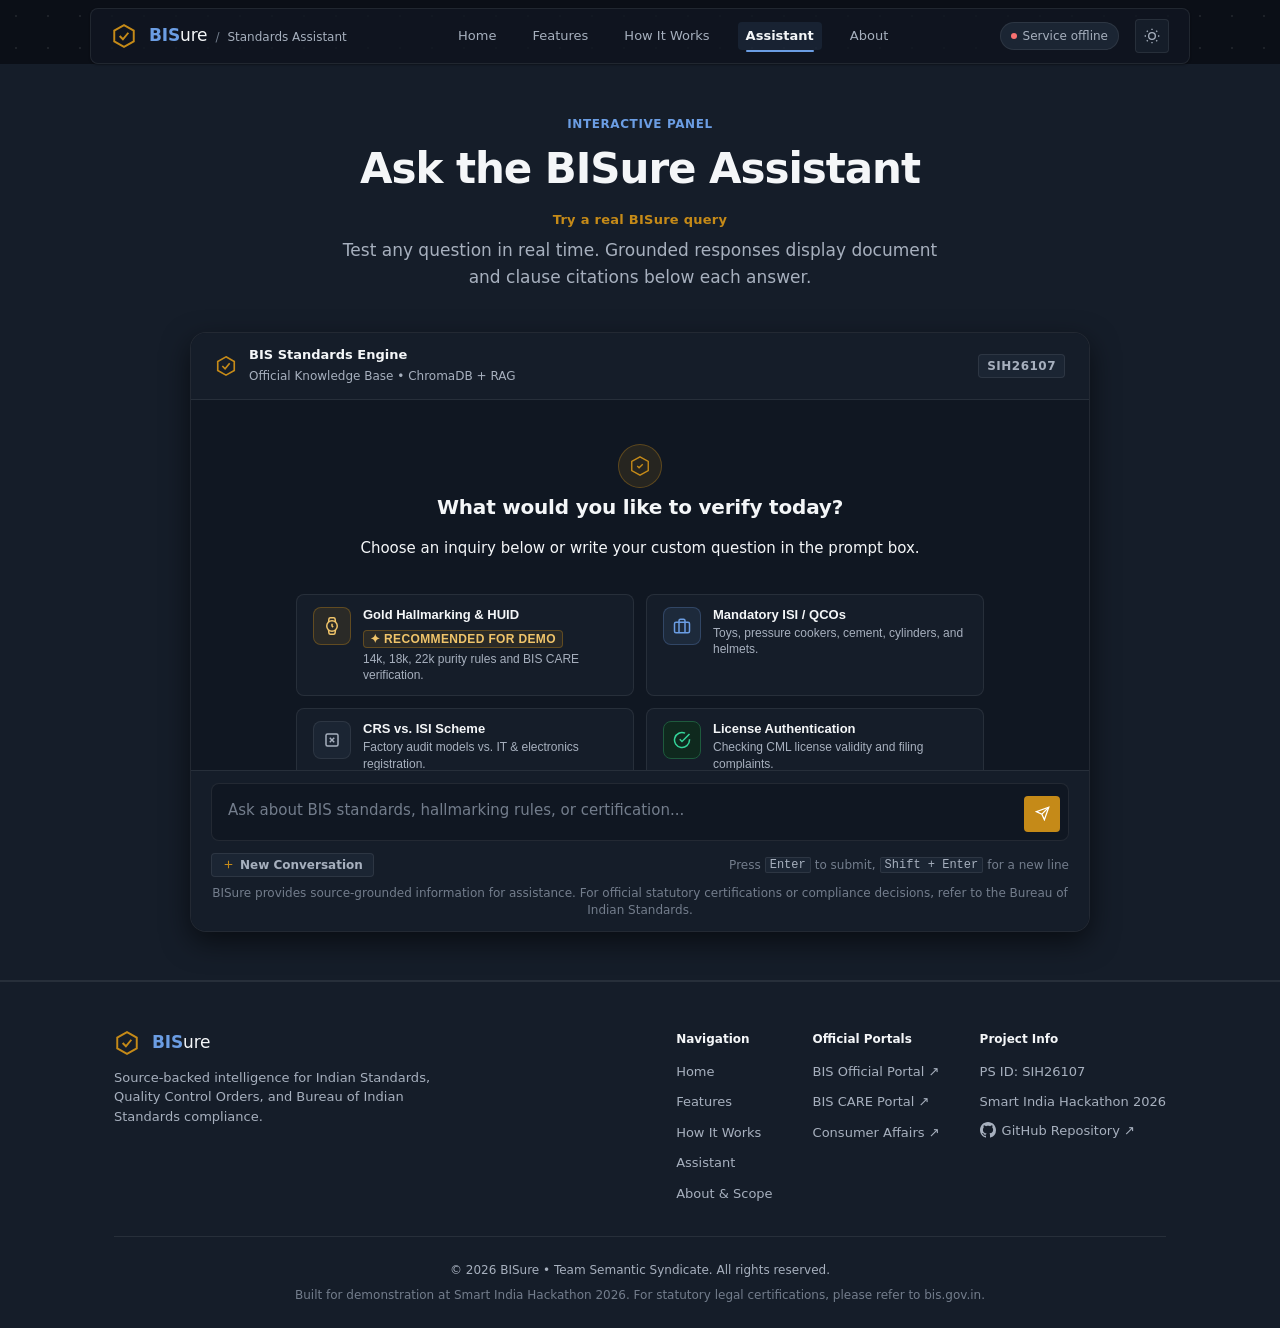
<file: chat.html>
<!DOCTYPE html>
<html lang="en">
<head>
  <meta charset="UTF-8" />
  <meta name="viewport" content="width=device-width, initial-scale=1.0" />
  <title>Assistant — BISure Standards Assistant</title>
  <link rel="stylesheet" href="style.css" />
  <script>
    // Blocking theme init — must run before first paint to prevent flash-of-wrong-theme.
    (function () {
      var theme = "dark";
      try {
        var params = new URLSearchParams(window.location.search);
        var q = params.get("theme");
        if (q === "light" || q === "dark") theme = q;
      } catch (e) {}

      if (theme === "dark") {
        try {
          if (window.name && window.name.indexOf("bisure_theme:") !== -1) {
            var m = window.name.match(/bisure_theme:(light|dark)/);
            if (m) theme = m[1];
          }
        } catch (e) {}
      }

      if (theme === "dark") {
        try {
          var s = localStorage.getItem("bisure-theme");
          if (s === "light" || s === "dark") theme = s;
        } catch (e) {}
      }

      document.documentElement.setAttribute("data-theme", theme);
    })();
  </script>
</head>
<body>
  <!-- ================= STICKY TOP NAV ================= -->
  <header class="site-header" role="banner">
    <div class="nav-container">
      <a href="index.html" class="brand-group" aria-label="BISure Home">
        <svg class="brand-mark" viewBox="0 0 24 24" fill="none" stroke="currentColor" stroke-width="1.8" aria-hidden="true">
          <polygon points="12 2 21 7 21 17 12 22 3 17 3 7 12 2"></polygon>
          <polyline points="8 12 11 15 16 9"></polyline>
        </svg>
        <div class="brand-text">
          <span class="brand-title"><span class="brand-bold">BIS</span>ure</span>
          <span class="brand-divider" aria-hidden="true">/</span>
          <span class="brand-tag">Standards Assistant</span>
        </div>
      </a>

      <nav id="primary-nav" class="nav-links" aria-label="Main Navigation">
        <a href="index.html" class="nav-link">Home</a>
        <a href="features.html" class="nav-link">Features</a>
        <a href="how-it-works.html" class="nav-link">How It Works</a>
        <a href="chat.html" class="nav-link nav-active" aria-current="page">Assistant</a>
        <a href="about.html" class="nav-link">About</a>
      </nav>

      <div class="header-controls">
        <div id="connection-status" class="status-indicator" role="status" title="Checking BISure backend service">
          <span class="status-dot" aria-hidden="true"></span>
          <span class="status-label">Checking service</span>
        </div>

        <button id="theme-toggle" class="theme-toggle-btn" type="button" aria-label="Switch color theme" title="Toggle theme">
          <svg class="theme-icon sun-icon" viewBox="0 0 24 24" fill="none" stroke="currentColor" stroke-width="2" aria-hidden="true">
            <circle cx="12" cy="12" r="5"></circle>
            <line x1="12" y1="1" x2="12" y2="3"></line>
            <line x1="12" y1="21" x2="12" y2="23"></line>
            <line x1="4.22" y1="4.22" x2="5.64" y2="5.64"></line>
            <line x1="18.36" y1="18.36" x2="19.78" y2="19.78"></line>
            <line x1="1" y1="12" x2="3" y2="12"></line>
            <line x1="21" y1="12" x2="23" y2="12"></line>
            <line x1="4.22" y1="19.78" x2="5.64" y2="18.36"></line>
            <line x1="18.36" y1="5.64" x2="19.78" y2="4.22"></line>
          </svg>
          <svg class="theme-icon moon-icon" viewBox="0 0 24 24" fill="none" stroke="currentColor" stroke-width="2" aria-hidden="true">
            <path d="M21 12.79A9 9 0 1 1 11.21 3 7 7 0 0 0 21 12.79z"></path>
          </svg>
        </button>

        <button id="nav-toggle" class="nav-toggle-btn" type="button" aria-label="Toggle navigation menu" aria-expanded="false" aria-controls="primary-nav">
          <span class="hamburger-bar"></span>
          <span class="hamburger-bar"></span>
          <span class="hamburger-bar"></span>
        </button>
      </div>
    </div>
  </header>

  <main id="main-content">
    <!-- ================= CHAT APP SECTION ================= -->
    <section id="chat" class="chat-section" aria-labelledby="chat-heading">
      <div class="section-container">
        <div class="section-header">
          <span class="section-eyebrow">Interactive Panel</span>
          <h2 id="chat-heading" class="section-title">Ask the BISure Assistant</h2>
          <p class="chat-demo-subline">Try a real BISure query</p>
          <p class="section-subtext">
            Test any question in real time. Grounded responses display document and clause citations below each answer.
          </p>
        </div>

        <!-- Contained App Card -->
        <div class="chat-app-panel">
          <div class="chat-panel-header">
            <div class="panel-brand">
              <svg class="panel-mark" viewBox="0 0 24 24" fill="none" stroke="currentColor" stroke-width="1.8" aria-hidden="true">
                <polygon points="12 2 21 7 21 17 12 22 3 17 3 7 12 2"></polygon>
                <polyline points="8 12 11 15 16 9"></polyline>
              </svg>
              <div>
                <h3 class="panel-title">BIS Standards Engine</h3>
                <span class="panel-subtitle">Official Knowledge Base &bull; ChromaDB + RAG</span>
              </div>
            </div>

            <div class="panel-badge-group">
              <span class="panel-tag-pill">SIH26107</span>
            </div>
          </div>

          <!-- Cold-start loading notification banner (for free-tier wakeups) -->
          <div id="cold-start-banner" class="cold-start-banner" hidden role="status" aria-live="polite">
            <div class="cold-start-pulse"></div>
            <div class="cold-start-content">
              <strong>Waking up the assistant:</strong> this can take up to a minute on first load due to free-tier cloud host spinning up...
            </div>
          </div>

          <section id="message-list" class="message-list" aria-live="polite" aria-label="Conversation thread">
            <!-- Domain-Specific Empty State -->
            <div id="empty-state" class="empty-state">
              <div class="empty-hero">
                <div class="hero-stamp" aria-hidden="true">
                  <svg viewBox="0 0 24 24" fill="none" stroke="currentColor" stroke-width="1.5">
                    <polygon points="12 2 21 7 21 17 12 22 3 17 3 7 12 2"></polygon>
                    <polyline points="9 12 11 14 15 10"></polyline>
                  </svg>
                </div>
                <h4 class="empty-heading">What would you like to verify today?</h4>
                <p class="hero-subtext">
                  Choose an inquiry below or write your custom question in the prompt box.
                </p>
              </div>

              <div class="category-grid" aria-label="Sample questions">
                <!-- Card 1: Single subtle demo indicator -->
                <button type="button" class="category-card category-card-recommended" data-prompt="What are the mandatory gold hallmarking rules, carats covered, and how to verify a HUID?">
                  <div class="card-icon card-icon-gold">
                    <svg viewBox="0 0 24 24" fill="none" stroke="currentColor" stroke-width="2" aria-hidden="true">
                      <circle cx="12" cy="12" r="7"></circle>
                      <polyline points="12 9 12 12 13.5 13.5"></polyline>
                      <path d="M16.51 17.35l-.35 3.83a2 2 0 0 1-2 1.82H9.83a2 2 0 0 1-2-1.82l-.35-3.83m.01-10.7l.35-3.83A2 2 0 0 1 9.83 1h4.35a2 2 0 0 1 2 1.82l.35 3.83"></path>
                    </svg>
                  </div>
                  <div class="card-text">
                    <div class="card-title-row">
                      <span class="card-title">Gold Hallmarking &amp; HUID</span>
                      <span class="demo-tag">&#10022; Recommended for demo</span>
                    </div>
                    <span class="card-desc">14k, 18k, 22k purity rules and BIS CARE verification.</span>
                  </div>
                </button>

                <!-- Card 2: Active, clean card without tag -->
                <button type="button" class="category-card" data-prompt="Which consumer and industrial products fall under mandatory ISI certification under QCOs?">
                  <div class="card-icon card-icon-navy">
                    <svg viewBox="0 0 24 24" fill="none" stroke="currentColor" stroke-width="2" aria-hidden="true">
                      <rect x="2" y="7" width="20" height="14" rx="2" ry="2"></rect>
                      <path d="M16 21V5a2 2 0 0 0-2-2h-4a2 2 0 0 0-2 2v16"></path>
                    </svg>
                  </div>
                  <div class="card-text">
                    <span class="card-title">Mandatory ISI / QCOs</span>
                    <span class="card-desc">Toys, pressure cookers, cement, cylinders, and helmets.</span>
                  </div>
                </button>

                <!-- Card 3: Active, clean card without tag -->
                <button type="button" class="category-card" data-prompt="What is the difference between the ISI mark scheme and the Compulsory Registration Scheme (CRS) for electronics?">
                  <div class="card-icon card-icon-slate">
                    <svg viewBox="0 0 24 24" fill="none" stroke="currentColor" stroke-width="2" aria-hidden="true">
                      <rect x="4" y="4" width="16" height="16" rx="2"></rect>
                      <line x1="9" y1="9" x2="15" y2="15"></line>
                      <line x1="15" y1="9" x2="9" y2="15"></line>
                    </svg>
                  </div>
                  <div class="card-text">
                    <span class="card-title">CRS vs. ISI Scheme</span>
                    <span class="card-desc">Factory audit models vs. IT &amp; electronics registration.</span>
                  </div>
                </button>

                <!-- Card 4: Active, clean card without tag -->
                <button type="button" class="category-card" data-prompt="How can a consumer check if a manufacturer's CML number on an ISI mark is authentic?">
                  <div class="card-icon card-icon-teal">
                    <svg viewBox="0 0 24 24" fill="none" stroke="currentColor" stroke-width="2" aria-hidden="true">
                      <path d="M22 11.08V12a10 10 0 1 1-5.93-9.14"></path>
                      <polyline points="22 4 12 14.01 9 11.01"></polyline>
                    </svg>
                  </div>
                  <div class="card-text">
                    <span class="card-title">License Authentication</span>
                    <span class="card-desc">Checking CML license validity and filing complaints.</span>
                  </div>
                </button>
              </div>
            </div>
          </section>

          <div class="input-container">
            <form id="chat-form" class="chat-form" autocomplete="off">
              <label for="user-input" class="visually-hidden">Question for BIS Assistant</label>
              <div class="input-wrapper">
                <textarea
                  id="user-input"
                  name="query"
                  placeholder="Ask about BIS standards, hallmarking rules, or certification..."
                  required
                  rows="1"
                  aria-describedby="input-hint"
                ></textarea>
                <button id="send-button" type="submit" aria-label="Send query">
                  <svg class="send-icon" viewBox="0 0 24 24" fill="none" stroke="currentColor" stroke-width="2" aria-hidden="true">
                    <line x1="22" y1="2" x2="11" y2="13"></line>
                    <polygon points="22 2 15 22 11 13 2 9 22 2"></polygon>
                  </svg>
                  <svg class="spinner-icon" viewBox="0 0 24 24" fill="none" stroke="currentColor" stroke-width="2.5" aria-hidden="true" hidden>
                    <circle cx="12" cy="12" r="9" stroke-opacity="0.25"></circle>
                    <path d="M12 3a9 9 0 0 1 9 9" stroke-linecap="round"></path>
                  </svg>
                </button>
              </div>
              <div class="input-bottom-bar">
                <button id="new-chat-btn" type="button" class="new-chat-btn" title="Start a new conversation" aria-label="Start new conversation">
                  <svg class="new-chat-icon" viewBox="0 0 24 24" fill="none" stroke="currentColor" stroke-width="2" aria-hidden="true">
                    <path d="M12 5v14M5 12h14"></path>
                  </svg>
                  <span>New Conversation</span>
                </button>
                <p id="input-hint" class="input-hint">Press <kbd>Enter</kbd> to submit, <kbd>Shift + Enter</kbd> for a new line</p>
              </div>
            </form>
            <p class="composer-disclaimer">
              BISure provides source-grounded information for assistance. For official statutory certifications or compliance decisions, refer to the Bureau of Indian Standards.
            </p>
          </div>
        </div>
      </div>
    </section>
  </main>

  <!-- ================= SITE FOOTER ================= -->
  <footer class="site-footer" role="contentinfo">
    <div class="section-container footer-container">
      <div class="footer-top">
        <div class="footer-brand">
          <div class="brand-group">
            <svg class="brand-mark" viewBox="0 0 24 24" fill="none" stroke="currentColor" stroke-width="1.8" aria-hidden="true">
              <polygon points="12 2 21 7 21 17 12 22 3 17 3 7 12 2"></polygon>
              <polyline points="8 12 11 15 16 9"></polyline>
            </svg>
            <span class="brand-title"><span class="brand-bold">BIS</span>ure</span>
          </div>
          <p class="footer-tagline">
            Source-backed intelligence for Indian Standards, Quality Control Orders, and Bureau of Indian Standards compliance.
          </p>
        </div>

        <div class="footer-links-group">
          <div class="footer-col">
            <h3 class="footer-col-title">Navigation</h3>
            <ul class="footer-nav-list">
              <li><a href="index.html">Home</a></li>
              <li><a href="features.html">Features</a></li>
              <li><a href="how-it-works.html">How It Works</a></li>
              <li><a href="chat.html">Assistant</a></li>
              <li><a href="about.html">About &amp; Scope</a></li>
            </ul>
          </div>

          <div class="footer-col">
            <h3 class="footer-col-title">Official Portals</h3>
            <ul class="footer-nav-list">
              <li><a href="https://www.bis.gov.in" target="_blank" rel="noopener noreferrer">BIS Official Portal &nearr;</a></li>
              <li><a href="https://www.services.bis.gov.in" target="_blank" rel="noopener noreferrer">BIS CARE Portal &nearr;</a></li>
              <li><a href="https://consumeraffairs.nic.in" target="_blank" rel="noopener noreferrer">Consumer Affairs &nearr;</a></li>
            </ul>
          </div>

          <div class="footer-col">
            <h3 class="footer-col-title">Project Info</h3>
            <ul class="footer-nav-list">
              <li><span class="footer-meta-line">PS ID: SIH26107</span></li>
              <li><span class="footer-meta-line">Smart India Hackathon 2026</span></li>
              <li>
                <a href="https://github.com/Prabin-Jena/BISure" target="_blank" rel="noopener noreferrer" class="github-link">
                  <svg viewBox="0 0 24 24" fill="currentColor" width="16" height="16" aria-hidden="true">
                    <path d="M12 0C5.37 0 0 5.37 0 12c0 5.31 3.435 9.795 8.205 11.385.6.105.825-.255.825-.57 0-.285-.015-1.23-.015-2.235-3.015.555-3.795-.735-4.035-1.41-.135-.345-.72-1.41-1.23-1.695-.42-.225-1.02-.78-.015-.795.945-.015 1.62.87 1.845 1.23 1.08 1.815 2.805 1.305 3.495.99.105-.78.42-1.305.765-1.605-2.67-.3-5.46-1.335-5.46-5.925 0-1.305.465-2.385 1.23-3.225-.12-.3-.54-1.53.12-3.18 0 0 1.005-.315 3.3 1.23.96-.27 1.98-.405 3-.405s2.04.135 3 .405c2.295-1.56 3.3-1.23 3.3-1.23.66 1.65.24 2.88.12 3.18.765.84 1.23 1.905 1.23 3.225 0 4.605-2.805 5.625-5.475 5.925.435.375.81 1.095.81 2.22 0 1.605-.015 2.895-.015 3.3 0 .315.225.69.825.57A12.02 12.02 0 0 0 24 12c0-6.63-5.37-12-12-12z"></path>
                  </svg>
                  <span>GitHub Repository &nearr;</span>
                </a>
              </li>
            </ul>
          </div>
        </div>
      </div>

      <div class="footer-bottom">
        <p class="copyright-text">&copy; 2026 BISure &bull; Team Semantic Syndicate. All rights reserved.</p>
        <p class="footer-disclaimer">
          Built for demonstration at Smart India Hackathon 2026. For statutory legal certifications, please refer to bis.gov.in.
        </p>
      </div>
    </div>
  </footer>

  <script src="config.js"></script>
  <script src="common.js"></script>
  <script src="motion.js"></script>
  <script src="chat.js"></script>
</body>
</html>
</file>
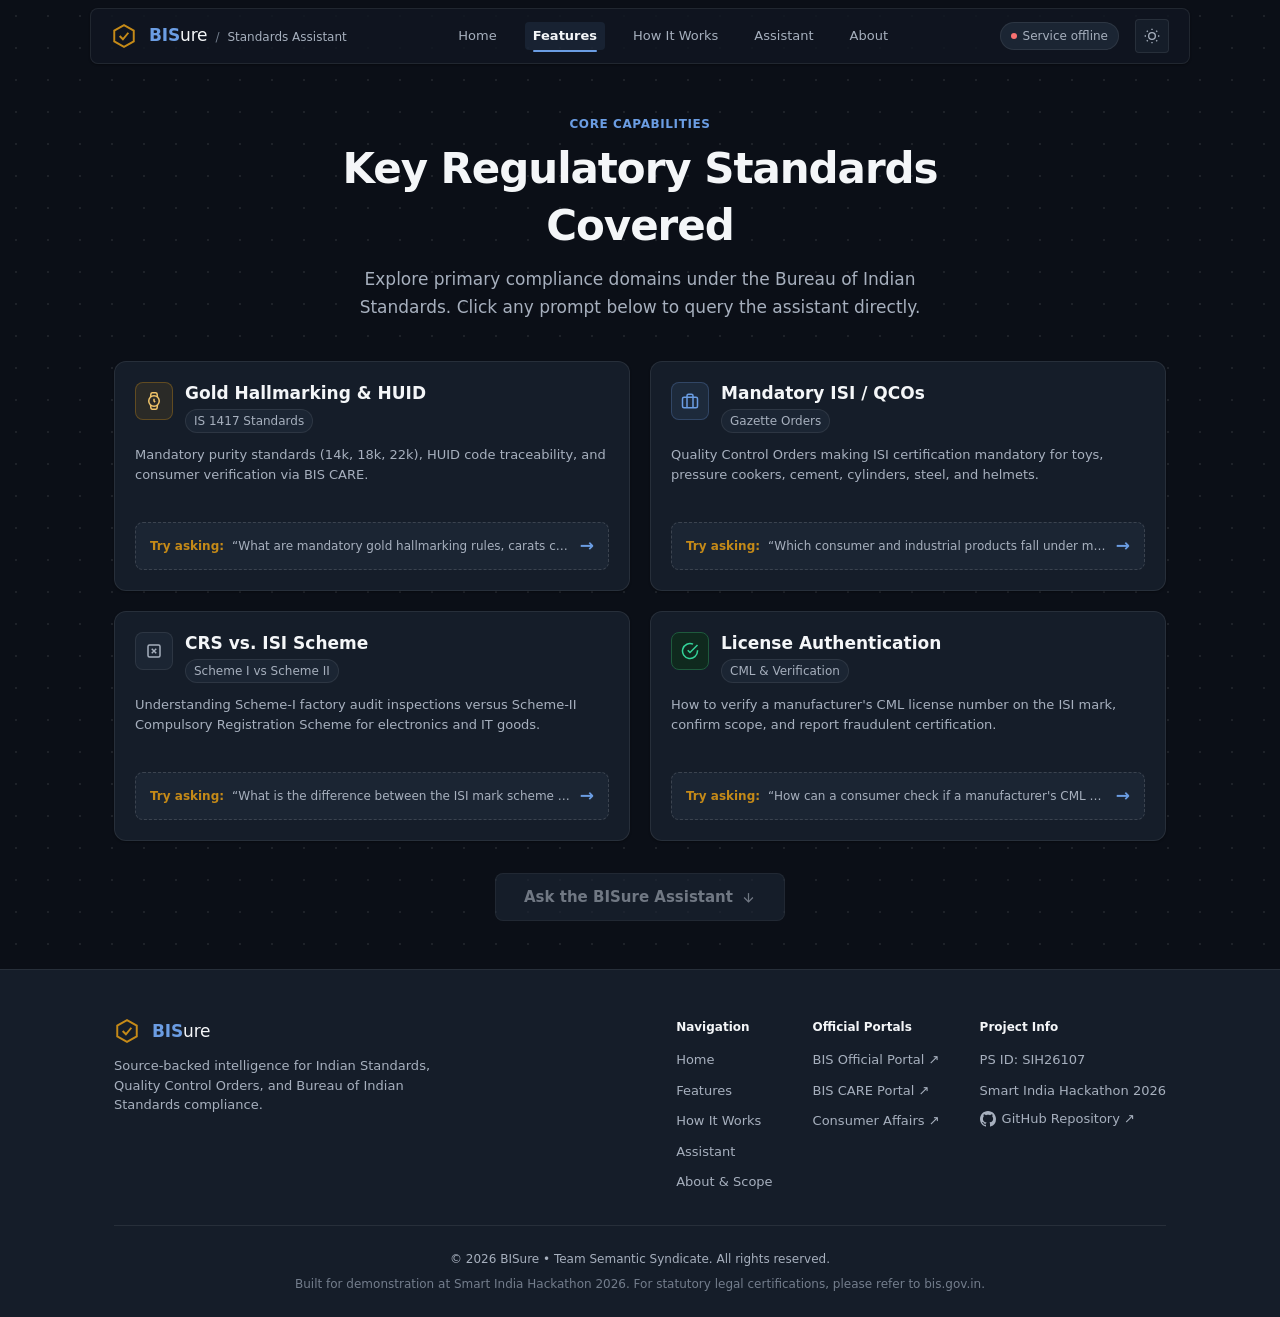
<file: features.html>
<!DOCTYPE html>
<html lang="en">
<head>
  <meta charset="UTF-8" />
  <meta name="viewport" content="width=device-width, initial-scale=1.0" />
  <title>Core Features — BISure Standards Assistant</title>
  <link rel="stylesheet" href="style.css" />
  <script>
    // Blocking theme init — must run before first paint to prevent flash-of-wrong-theme.
    (function () {
      var theme = "dark";
      try {
        var params = new URLSearchParams(window.location.search);
        var q = params.get("theme");
        if (q === "light" || q === "dark") theme = q;
      } catch (e) {}

      if (theme === "dark") {
        try {
          if (window.name && window.name.indexOf("bisure_theme:") !== -1) {
            var m = window.name.match(/bisure_theme:(light|dark)/);
            if (m) theme = m[1];
          }
        } catch (e) {}
      }

      if (theme === "dark") {
        try {
          var s = localStorage.getItem("bisure-theme");
          if (s === "light" || s === "dark") theme = s;
        } catch (e) {}
      }

      document.documentElement.setAttribute("data-theme", theme);
    })();
  </script>
</head>
<body>
  <!-- ================= STICKY TOP NAV ================= -->
  <header class="site-header" role="banner">
    <div class="nav-container">
      <a href="index.html" class="brand-group" aria-label="BISure Home">
        <svg class="brand-mark" viewBox="0 0 24 24" fill="none" stroke="currentColor" stroke-width="1.8" aria-hidden="true">
          <polygon points="12 2 21 7 21 17 12 22 3 17 3 7 12 2"></polygon>
          <polyline points="8 12 11 15 16 9"></polyline>
        </svg>
        <div class="brand-text">
          <span class="brand-title"><span class="brand-bold">BIS</span>ure</span>
          <span class="brand-divider" aria-hidden="true">/</span>
          <span class="brand-tag">Standards Assistant</span>
        </div>
      </a>

      <nav id="primary-nav" class="nav-links" aria-label="Main Navigation">
        <a href="index.html" class="nav-link">Home</a>
        <a href="features.html" class="nav-link nav-active" aria-current="page">Features</a>
        <a href="how-it-works.html" class="nav-link">How It Works</a>
        <a href="chat.html" class="nav-link">Assistant</a>
        <a href="about.html" class="nav-link">About</a>
      </nav>

      <div class="header-controls">
        <div id="connection-status" class="status-indicator" role="status" title="Checking BISure backend service">
          <span class="status-dot" aria-hidden="true"></span>
          <span class="status-label">Checking service</span>
        </div>

        <button id="theme-toggle" class="theme-toggle-btn" type="button" aria-label="Switch color theme" title="Toggle theme">
          <svg class="theme-icon sun-icon" viewBox="0 0 24 24" fill="none" stroke="currentColor" stroke-width="2" aria-hidden="true">
            <circle cx="12" cy="12" r="5"></circle>
            <line x1="12" y1="1" x2="12" y2="3"></line>
            <line x1="12" y1="21" x2="12" y2="23"></line>
            <line x1="4.22" y1="4.22" x2="5.64" y2="5.64"></line>
            <line x1="18.36" y1="18.36" x2="19.78" y2="19.78"></line>
            <line x1="1" y1="12" x2="3" y2="12"></line>
            <line x1="21" y1="12" x2="23" y2="12"></line>
            <line x1="4.22" y1="19.78" x2="5.64" y2="18.36"></line>
            <line x1="18.36" y1="5.64" x2="19.78" y2="4.22"></line>
          </svg>
          <svg class="theme-icon moon-icon" viewBox="0 0 24 24" fill="none" stroke="currentColor" stroke-width="2" aria-hidden="true">
            <path d="M21 12.79A9 9 0 1 1 11.21 3 7 7 0 0 0 21 12.79z"></path>
          </svg>
        </button>

        <button id="nav-toggle" class="nav-toggle-btn" type="button" aria-label="Toggle navigation menu" aria-expanded="false" aria-controls="primary-nav">
          <span class="hamburger-bar"></span>
          <span class="hamburger-bar"></span>
          <span class="hamburger-bar"></span>
        </button>
      </div>
    </div>
  </header>

  <main id="main-content">
    <!-- ================= FEATURE GRID ================= -->
    <section id="features" class="features-section" aria-labelledby="features-heading">
      <div class="section-container">
        <div class="section-header">
          <span class="section-eyebrow">Core Capabilities</span>
          <h2 id="features-heading" class="section-title">Key Regulatory Standards Covered</h2>
          <p class="section-subtext">
            Explore primary compliance domains under the Bureau of Indian Standards. Click any prompt below to query the assistant directly.
          </p>
        </div>

        <div class="feature-grid">
          <!-- Card 1: Gold Hallmarking -->
          <div class="feature-card">
            <div class="feature-card-header">
              <div class="card-icon card-icon-gold">
                <svg viewBox="0 0 24 24" fill="none" stroke="currentColor" stroke-width="2" aria-hidden="true">
                  <circle cx="12" cy="12" r="7"></circle>
                  <polyline points="12 9 12 12 13.5 13.5"></polyline>
                  <path d="M16.51 17.35l-.35 3.83a2 2 0 0 1-2 1.82H9.83a2 2 0 0 1-2-1.82l-.35-3.83m.01-10.7l.35-3.83A2 2 0 0 1 9.83 1h4.35a2 2 0 0 1 2 1.82l.35 3.83"></path>
                </svg>
              </div>
              <div class="feature-card-meta">
                <h3 class="feature-card-title">Gold Hallmarking &amp; HUID</h3>
                <span class="feature-badge">IS 1417 Standards</span>
              </div>
            </div>
            <p class="feature-card-desc">
              Mandatory purity standards (14k, 18k, 22k), HUID code traceability, and consumer verification via BIS CARE.
            </p>
            <a
              href="chat.html?prompt=What%20are%20the%20mandatory%20gold%20hallmarking%20rules%2C%20carats%20covered%2C%20and%20how%20to%20verify%20a%20HUID%3F"
              class="sample-query-btn"
              title="Pre-fill query in chat"
            >
              <span class="query-btn-prefix">Try asking:</span>
              <span class="query-btn-text">&ldquo;What are mandatory gold hallmarking rules, carats covered, and HUID verification?&rdquo;</span>
              <span class="query-btn-arrow" aria-hidden="true">&rarr;</span>
            </a>
          </div>

          <!-- Card 2: Mandatory ISI / QCOs -->
          <div class="feature-card">
            <div class="feature-card-header">
              <div class="card-icon card-icon-navy">
                <svg viewBox="0 0 24 24" fill="none" stroke="currentColor" stroke-width="2" aria-hidden="true">
                  <rect x="2" y="7" width="20" height="14" rx="2" ry="2"></rect>
                  <path d="M16 21V5a2 2 0 0 0-2-2h-4a2 2 0 0 0-2 2v16"></path>
                </svg>
              </div>
              <div class="feature-card-meta">
                <h3 class="feature-card-title">Mandatory ISI / QCOs</h3>
                <span class="feature-badge">Gazette Orders</span>
              </div>
            </div>
            <p class="feature-card-desc">
              Quality Control Orders making ISI certification mandatory for toys, pressure cookers, cement, cylinders, steel, and helmets.
            </p>
            <a
              href="chat.html?prompt=Which%20consumer%20and%20industrial%20products%20fall%20under%20mandatory%20ISI%20certification%20under%20QCOs%3F"
              class="sample-query-btn"
              title="Pre-fill query in chat"
            >
              <span class="query-btn-prefix">Try asking:</span>
              <span class="query-btn-text">&ldquo;Which consumer and industrial products fall under mandatory ISI certification under QCOs?&rdquo;</span>
              <span class="query-btn-arrow" aria-hidden="true">&rarr;</span>
            </a>
          </div>

          <!-- Card 3: CRS vs ISI Scheme -->
          <div class="feature-card">
            <div class="feature-card-header">
              <div class="card-icon card-icon-slate">
                <svg viewBox="0 0 24 24" fill="none" stroke="currentColor" stroke-width="2" aria-hidden="true">
                  <rect x="4" y="4" width="16" height="16" rx="2"></rect>
                  <line x1="9" y1="9" x2="15" y2="15"></line>
                  <line x1="15" y1="9" x2="9" y2="15"></line>
                </svg>
              </div>
              <div class="feature-card-meta">
                <h3 class="feature-card-title">CRS vs. ISI Scheme</h3>
                <span class="feature-badge">Scheme I vs Scheme II</span>
              </div>
            </div>
            <p class="feature-card-desc">
              Understanding Scheme-I factory audit inspections versus Scheme-II Compulsory Registration Scheme for electronics and IT goods.
            </p>
            <a
              href="chat.html?prompt=What%20is%20the%20difference%20between%20the%20ISI%20mark%20scheme%20and%20the%20Compulsory%20Registration%20Scheme%20(CRS)%20for%20electronics%3F"
              class="sample-query-btn"
              title="Pre-fill query in chat"
            >
              <span class="query-btn-prefix">Try asking:</span>
              <span class="query-btn-text">&ldquo;What is the difference between the ISI mark scheme and the Compulsory Registration Scheme (CRS)?&rdquo;</span>
              <span class="query-btn-arrow" aria-hidden="true">&rarr;</span>
            </a>
          </div>

          <!-- Card 4: License Authentication -->
          <div class="feature-card">
            <div class="feature-card-header">
              <div class="card-icon card-icon-teal">
                <svg viewBox="0 0 24 24" fill="none" stroke="currentColor" stroke-width="2" aria-hidden="true">
                  <path d="M22 11.08V12a10 10 0 1 1-5.93-9.14"></path>
                  <polyline points="22 4 12 14.01 9 11.01"></polyline>
                </svg>
              </div>
              <div class="feature-card-meta">
                <h3 class="feature-card-title">License Authentication</h3>
                <span class="feature-badge">CML &amp; Verification</span>
              </div>
            </div>
            <p class="feature-card-desc">
              How to verify a manufacturer's CML license number on the ISI mark, confirm scope, and report fraudulent certification.
            </p>
            <a
              href="chat.html?prompt=How%20can%20a%20consumer%20check%20if%20a%20manufacturer%27s%20CML%20number%20on%20an%20ISI%20mark%20is%20authentic%3F"
              class="sample-query-btn"
              title="Pre-fill query in chat"
            >
              <span class="query-btn-prefix">Try asking:</span>
              <span class="query-btn-text">&ldquo;How can a consumer check if a manufacturer's CML number on an ISI mark is authentic?&rdquo;</span>
              <span class="query-btn-arrow" aria-hidden="true">&rarr;</span>
            </a>
          </div>
        </div>

        <div class="section-cta-wrap">
          <a href="chat.html" class="btn btn-primary btn-hero-primary">
            <span>Ask the BISure Assistant</span>
            <svg class="btn-icon" viewBox="0 0 24 24" fill="none" stroke="currentColor" stroke-width="2" aria-hidden="true">
              <line x1="12" y1="5" x2="12" y2="19"></line>
              <polyline points="19 12 12 19 5 12"></polyline>
            </svg>
          </a>
        </div>
      </div>
    </section>
  </main>

  <!-- ================= SITE FOOTER ================= -->
  <footer class="site-footer" role="contentinfo">
    <div class="section-container footer-container">
      <div class="footer-top">
        <div class="footer-brand">
          <div class="brand-group">
            <svg class="brand-mark" viewBox="0 0 24 24" fill="none" stroke="currentColor" stroke-width="1.8" aria-hidden="true">
              <polygon points="12 2 21 7 21 17 12 22 3 17 3 7 12 2"></polygon>
              <polyline points="8 12 11 15 16 9"></polyline>
            </svg>
            <span class="brand-title"><span class="brand-bold">BIS</span>ure</span>
          </div>
          <p class="footer-tagline">
            Source-backed intelligence for Indian Standards, Quality Control Orders, and Bureau of Indian Standards compliance.
          </p>
        </div>

        <div class="footer-links-group">
          <div class="footer-col">
            <h3 class="footer-col-title">Navigation</h3>
            <ul class="footer-nav-list">
              <li><a href="index.html">Home</a></li>
              <li><a href="features.html">Features</a></li>
              <li><a href="how-it-works.html">How It Works</a></li>
              <li><a href="chat.html">Assistant</a></li>
              <li><a href="about.html">About &amp; Scope</a></li>
            </ul>
          </div>

          <div class="footer-col">
            <h3 class="footer-col-title">Official Portals</h3>
            <ul class="footer-nav-list">
              <li><a href="https://www.bis.gov.in" target="_blank" rel="noopener noreferrer">BIS Official Portal &nearr;</a></li>
              <li><a href="https://www.services.bis.gov.in" target="_blank" rel="noopener noreferrer">BIS CARE Portal &nearr;</a></li>
              <li><a href="https://consumeraffairs.nic.in" target="_blank" rel="noopener noreferrer">Consumer Affairs &nearr;</a></li>
            </ul>
          </div>

          <div class="footer-col">
            <h3 class="footer-col-title">Project Info</h3>
            <ul class="footer-nav-list">
              <li><span class="footer-meta-line">PS ID: SIH26107</span></li>
              <li><span class="footer-meta-line">Smart India Hackathon 2026</span></li>
              <li>
                <a href="https://github.com/Prabin-Jena/BISure" target="_blank" rel="noopener noreferrer" class="github-link">
                  <svg viewBox="0 0 24 24" fill="currentColor" width="16" height="16" aria-hidden="true">
                    <path d="M12 0C5.37 0 0 5.37 0 12c0 5.31 3.435 9.795 8.205 11.385.6.105.825-.255.825-.57 0-.285-.015-1.23-.015-2.235-3.015.555-3.795-.735-4.035-1.41-.135-.345-.72-1.41-1.23-1.695-.42-.225-1.02-.78-.015-.795.945-.015 1.62.87 1.845 1.23 1.08 1.815 2.805 1.305 3.495.99.105-.78.42-1.305.765-1.605-2.67-.3-5.46-1.335-5.46-5.925 0-1.305.465-2.385 1.23-3.225-.12-.3-.54-1.53.12-3.18 0 0 1.005-.315 3.3 1.23.96-.27 1.98-.405 3-.405s2.04.135 3 .405c2.295-1.56 3.3-1.23 3.3-1.23.66 1.65.24 2.88.12 3.18.765.84 1.23 1.905 1.23 3.225 0 4.605-2.805 5.625-5.475 5.925.435.375.81 1.095.81 2.22 0 1.605-.015 2.895-.015 3.3 0 .315.225.69.825.57A12.02 12.02 0 0 0 24 12c0-6.63-5.37-12-12-12z"></path>
                  </svg>
                  <span>GitHub Repository &nearr;</span>
                </a>
              </li>
            </ul>
          </div>
        </div>
      </div>

      <div class="footer-bottom">
        <p class="copyright-text">&copy; 2026 BISure &bull; Team Semantic Syndicate. All rights reserved.</p>
        <p class="footer-disclaimer">
          Built for demonstration at Smart India Hackathon 2026. For statutory legal certifications, please refer to bis.gov.in.
        </p>
      </div>
    </div>
  </footer>

  <script src="config.js"></script>
  <script src="common.js"></script>
  <script src="motion.js"></script>
</body>
</html>
</file>
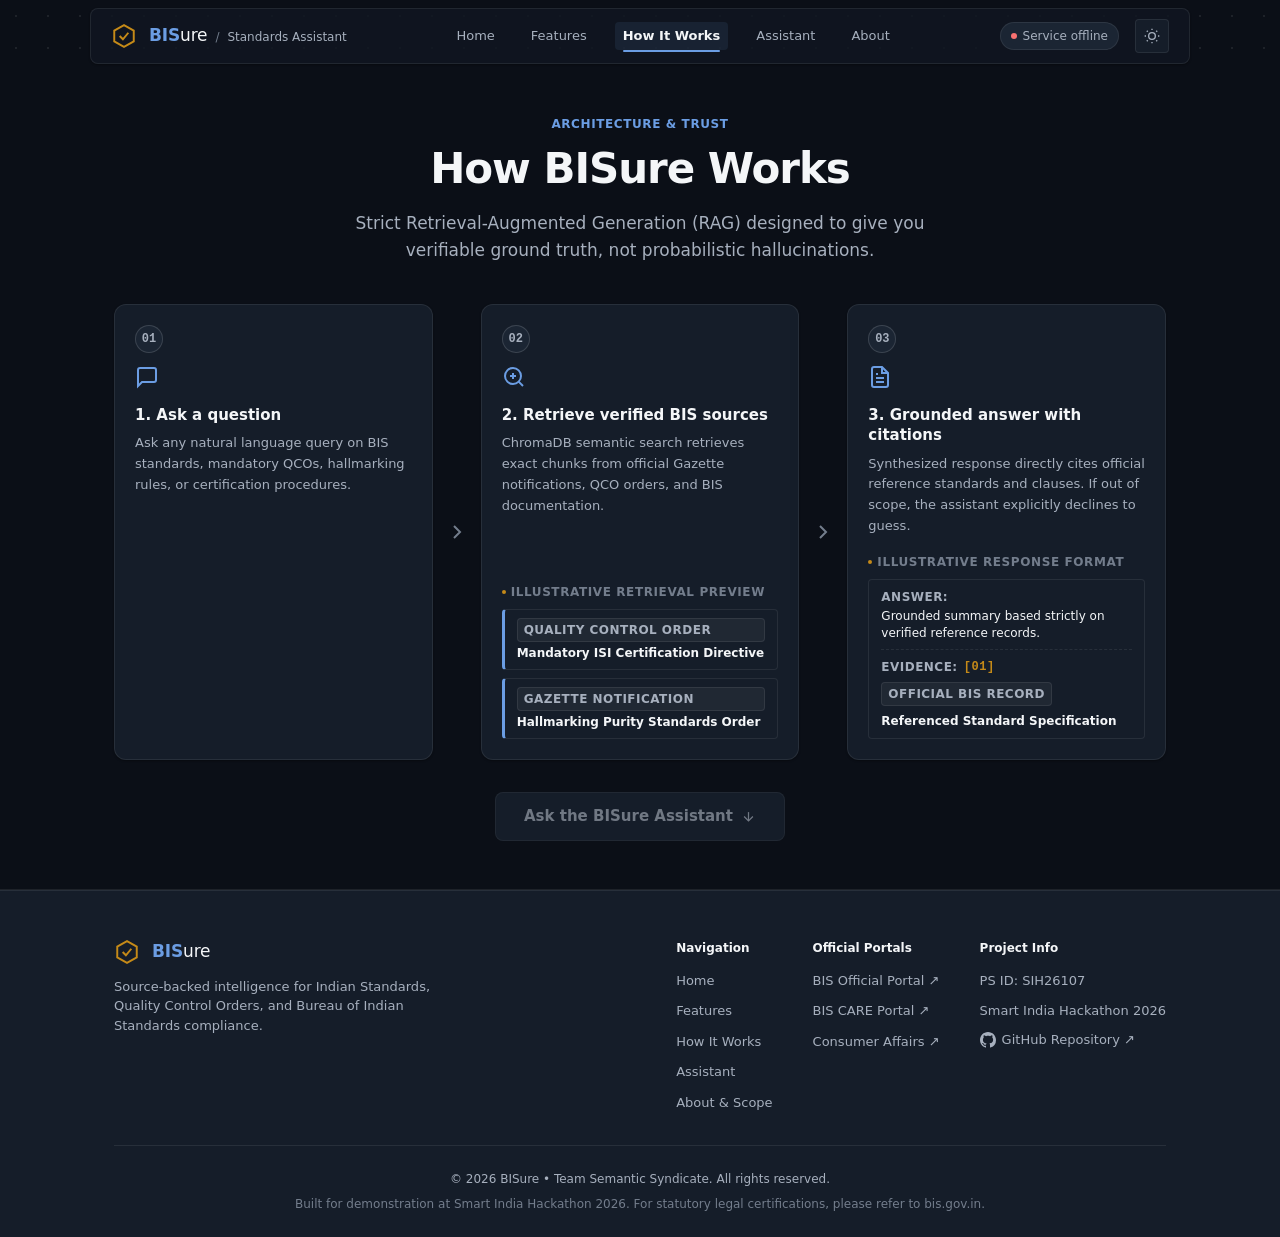
<file: how-it-works.html>
<!DOCTYPE html>
<html lang="en">
<head>
  <meta charset="UTF-8" />
  <meta name="viewport" content="width=device-width, initial-scale=1.0" />
  <title>How It Works — BISure Standards Assistant</title>
  <link rel="stylesheet" href="style.css" />
  <script>
    // Blocking theme init — must run before first paint to prevent flash-of-wrong-theme.
    (function () {
      var theme = "dark";
      try {
        var params = new URLSearchParams(window.location.search);
        var q = params.get("theme");
        if (q === "light" || q === "dark") theme = q;
      } catch (e) {}

      if (theme === "dark") {
        try {
          if (window.name && window.name.indexOf("bisure_theme:") !== -1) {
            var m = window.name.match(/bisure_theme:(light|dark)/);
            if (m) theme = m[1];
          }
        } catch (e) {}
      }

      if (theme === "dark") {
        try {
          var s = localStorage.getItem("bisure-theme");
          if (s === "light" || s === "dark") theme = s;
        } catch (e) {}
      }

      document.documentElement.setAttribute("data-theme", theme);
    })();
  </script>
</head>
<body>
  <!-- ================= STICKY TOP NAV ================= -->
  <header class="site-header" role="banner">
    <div class="nav-container">
      <a href="index.html" class="brand-group" aria-label="BISure Home">
        <svg class="brand-mark" viewBox="0 0 24 24" fill="none" stroke="currentColor" stroke-width="1.8" aria-hidden="true">
          <polygon points="12 2 21 7 21 17 12 22 3 17 3 7 12 2"></polygon>
          <polyline points="8 12 11 15 16 9"></polyline>
        </svg>
        <div class="brand-text">
          <span class="brand-title"><span class="brand-bold">BIS</span>ure</span>
          <span class="brand-divider" aria-hidden="true">/</span>
          <span class="brand-tag">Standards Assistant</span>
        </div>
      </a>

      <nav id="primary-nav" class="nav-links" aria-label="Main Navigation">
        <a href="index.html" class="nav-link">Home</a>
        <a href="features.html" class="nav-link">Features</a>
        <a href="how-it-works.html" class="nav-link nav-active" aria-current="page">How It Works</a>
        <a href="chat.html" class="nav-link">Assistant</a>
        <a href="about.html" class="nav-link">About</a>
      </nav>

      <div class="header-controls">
        <div id="connection-status" class="status-indicator" role="status" title="Checking BISure backend service">
          <span class="status-dot" aria-hidden="true"></span>
          <span class="status-label">Checking service</span>
        </div>

        <button id="theme-toggle" class="theme-toggle-btn" type="button" aria-label="Switch color theme" title="Toggle theme">
          <svg class="theme-icon sun-icon" viewBox="0 0 24 24" fill="none" stroke="currentColor" stroke-width="2" aria-hidden="true">
            <circle cx="12" cy="12" r="5"></circle>
            <line x1="12" y1="1" x2="12" y2="3"></line>
            <line x1="12" y1="21" x2="12" y2="23"></line>
            <line x1="4.22" y1="4.22" x2="5.64" y2="5.64"></line>
            <line x1="18.36" y1="18.36" x2="19.78" y2="19.78"></line>
            <line x1="1" y1="12" x2="3" y2="12"></line>
            <line x1="21" y1="12" x2="23" y2="12"></line>
            <line x1="4.22" y1="19.78" x2="5.64" y2="18.36"></line>
            <line x1="18.36" y1="5.64" x2="19.78" y2="4.22"></line>
          </svg>
          <svg class="theme-icon moon-icon" viewBox="0 0 24 24" fill="none" stroke="currentColor" stroke-width="2" aria-hidden="true">
            <path d="M21 12.79A9 9 0 1 1 11.21 3 7 7 0 0 0 21 12.79z"></path>
          </svg>
        </button>

        <button id="nav-toggle" class="nav-toggle-btn" type="button" aria-label="Toggle navigation menu" aria-expanded="false" aria-controls="primary-nav">
          <span class="hamburger-bar"></span>
          <span class="hamburger-bar"></span>
          <span class="hamburger-bar"></span>
        </button>
      </div>
    </div>
  </header>

  <main id="main-content">
    <!-- ================= HOW IT WORKS ================= -->
    <section id="how-it-works" class="how-it-works-section" aria-labelledby="how-heading">
      <div class="section-container">
        <div class="section-header">
          <span class="section-eyebrow">Architecture &amp; Trust</span>
          <h2 id="how-heading" class="section-title">How BISure Works</h2>
          <p class="section-subtext">
            Strict Retrieval-Augmented Generation (RAG) designed to give you verifiable ground truth, not probabilistic hallucinations.
          </p>
        </div>

        <div class="steps-grid">
          <div class="step-card">
            <div class="step-badge">01</div>
            <div class="step-icon-wrap">
              <svg viewBox="0 0 24 24" fill="none" stroke="currentColor" stroke-width="2" aria-hidden="true">
                <path d="M21 15a2 2 0 0 1-2 2H7l-4 4V5a2 2 0 0 1 2-2h14a2 2 0 0 1 2 2z"></path>
              </svg>
            </div>
            <h3 class="step-title">1. Ask a question</h3>
            <p class="step-desc">
              Ask any natural language query on BIS standards, mandatory QCOs, hallmarking rules, or certification procedures.
            </p>
          </div>

          <div class="step-connector" aria-hidden="true">
            <svg viewBox="0 0 24 24" fill="none" stroke="currentColor" stroke-width="2">
              <polyline points="9 18 15 12 9 6"></polyline>
            </svg>
          </div>

          <div class="step-card">
            <div class="step-badge">02</div>
            <div class="step-icon-wrap">
              <svg viewBox="0 0 24 24" fill="none" stroke="currentColor" stroke-width="2" aria-hidden="true">
                <circle cx="11" cy="11" r="8"></circle>
                <line x1="21" y1="21" x2="16.65" y2="16.65"></line>
                <path d="M11 8v6"></path>
                <path d="M8 11h6"></path>
              </svg>
            </div>
            <h3 class="step-title">2. Retrieve verified BIS sources</h3>
            <p class="step-desc">
              ChromaDB semantic search retrieves exact chunks from official Gazette notifications, QCO orders, and BIS documentation.
            </p>
            <div class="step-mockup" aria-label="Illustrative retrieval preview">
              <span class="mockup-caption">Illustrative retrieval preview</span>
              <div class="mockup-source-cards">
                <div class="mockup-source-card">
                  <span class="evidence-type-badge">Quality Control Order</span>
                  <span class="mockup-doc-title">Mandatory ISI Certification Directive</span>
                </div>
                <div class="mockup-source-card">
                  <span class="evidence-type-badge">Gazette Notification</span>
                  <span class="mockup-doc-title">Hallmarking Purity Standards Order</span>
                </div>
              </div>
            </div>
          </div>

          <div class="step-connector" aria-hidden="true">
            <svg viewBox="0 0 24 24" fill="none" stroke="currentColor" stroke-width="2">
              <polyline points="9 18 15 12 9 6"></polyline>
            </svg>
          </div>

          <div class="step-card">
            <div class="step-badge">03</div>
            <div class="step-icon-wrap">
              <svg viewBox="0 0 24 24" fill="none" stroke="currentColor" stroke-width="2" aria-hidden="true">
                <path d="M14 2H6a2 2 0 0 0-2 2v16a2 2 0 0 0 2 2h12a2 2 0 0 0 2-2V8z"></path>
                <polyline points="14 2 14 8 20 8"></polyline>
                <line x1="16" y1="13" x2="8" y2="13"></line>
                <line x1="16" y1="17" x2="8" y2="17"></line>
                <polyline points="10 9 9 9 8 9"></polyline>
              </svg>
            </div>
            <h3 class="step-title">3. Grounded answer with citations</h3>
            <p class="step-desc">
              Synthesized response directly cites official reference standards and clauses. If out of scope, the assistant explicitly declines to guess.
            </p>
            <div class="step-mockup" aria-label="Illustrative response format">
              <span class="mockup-caption">Illustrative response format</span>
              <div class="mockup-answer-box">
                <div class="mockup-answer-line">
                  <span class="mockup-line-tag">Answer:</span>
                  <span class="mockup-line-text">Grounded summary based strictly on verified reference records.</span>
                </div>
                <div class="mockup-evidence-line">
                  <span class="mockup-line-tag">Evidence:</span>
                  <span class="evidence-num">[01]</span>
                  <span class="evidence-type-badge">Official BIS Record</span>
                  <span class="mockup-evidence-title">Referenced Standard Specification</span>
                </div>
              </div>
            </div>
          </div>
        </div>

        <div class="section-cta-wrap">
          <a href="chat.html" class="btn btn-primary btn-hero-primary">
            <span>Ask the BISure Assistant</span>
            <svg class="btn-icon" viewBox="0 0 24 24" fill="none" stroke="currentColor" stroke-width="2" aria-hidden="true">
              <line x1="12" y1="5" x2="12" y2="19"></line>
              <polyline points="19 12 12 19 5 12"></polyline>
            </svg>
          </a>
        </div>
      </div>
    </section>
  </main>

  <!-- ================= SITE FOOTER ================= -->
  <footer class="site-footer" role="contentinfo">
    <div class="section-container footer-container">
      <div class="footer-top">
        <div class="footer-brand">
          <div class="brand-group">
            <svg class="brand-mark" viewBox="0 0 24 24" fill="none" stroke="currentColor" stroke-width="1.8" aria-hidden="true">
              <polygon points="12 2 21 7 21 17 12 22 3 17 3 7 12 2"></polygon>
              <polyline points="8 12 11 15 16 9"></polyline>
            </svg>
            <span class="brand-title"><span class="brand-bold">BIS</span>ure</span>
          </div>
          <p class="footer-tagline">
            Source-backed intelligence for Indian Standards, Quality Control Orders, and Bureau of Indian Standards compliance.
          </p>
        </div>

        <div class="footer-links-group">
          <div class="footer-col">
            <h3 class="footer-col-title">Navigation</h3>
            <ul class="footer-nav-list">
              <li><a href="index.html">Home</a></li>
              <li><a href="features.html">Features</a></li>
              <li><a href="how-it-works.html">How It Works</a></li>
              <li><a href="chat.html">Assistant</a></li>
              <li><a href="about.html">About &amp; Scope</a></li>
            </ul>
          </div>

          <div class="footer-col">
            <h3 class="footer-col-title">Official Portals</h3>
            <ul class="footer-nav-list">
              <li><a href="https://www.bis.gov.in" target="_blank" rel="noopener noreferrer">BIS Official Portal &nearr;</a></li>
              <li><a href="https://www.services.bis.gov.in" target="_blank" rel="noopener noreferrer">BIS CARE Portal &nearr;</a></li>
              <li><a href="https://consumeraffairs.nic.in" target="_blank" rel="noopener noreferrer">Consumer Affairs &nearr;</a></li>
            </ul>
          </div>

          <div class="footer-col">
            <h3 class="footer-col-title">Project Info</h3>
            <ul class="footer-nav-list">
              <li><span class="footer-meta-line">PS ID: SIH26107</span></li>
              <li><span class="footer-meta-line">Smart India Hackathon 2026</span></li>
              <li>
                <a href="https://github.com/Prabin-Jena/BISure" target="_blank" rel="noopener noreferrer" class="github-link">
                  <svg viewBox="0 0 24 24" fill="currentColor" width="16" height="16" aria-hidden="true">
                    <path d="M12 0C5.37 0 0 5.37 0 12c0 5.31 3.435 9.795 8.205 11.385.6.105.825-.255.825-.57 0-.285-.015-1.23-.015-2.235-3.015.555-3.795-.735-4.035-1.41-.135-.345-.72-1.41-1.23-1.695-.42-.225-1.02-.78-.015-.795.945-.015 1.62.87 1.845 1.23 1.08 1.815 2.805 1.305 3.495.99.105-.78.42-1.305.765-1.605-2.67-.3-5.46-1.335-5.46-5.925 0-1.305.465-2.385 1.23-3.225-.12-.3-.54-1.53.12-3.18 0 0 1.005-.315 3.3 1.23.96-.27 1.98-.405 3-.405s2.04.135 3 .405c2.295-1.56 3.3-1.23 3.3-1.23.66 1.65.24 2.88.12 3.18.765.84 1.23 1.905 1.23 3.225 0 4.605-2.805 5.625-5.475 5.925.435.375.81 1.095.81 2.22 0 1.605-.015 2.895-.015 3.3 0 .315.225.69.825.57A12.02 12.02 0 0 0 24 12c0-6.63-5.37-12-12-12z"></path>
                  </svg>
                  <span>GitHub Repository &nearr;</span>
                </a>
              </li>
            </ul>
          </div>
        </div>
      </div>

      <div class="footer-bottom">
        <p class="copyright-text">&copy; 2026 BISure &bull; Team Semantic Syndicate. All rights reserved.</p>
        <p class="footer-disclaimer">
          Built for demonstration at Smart India Hackathon 2026. For statutory legal certifications, please refer to bis.gov.in.
        </p>
      </div>
    </div>
  </footer>

  <script src="config.js"></script>
  <script src="common.js"></script>
  <script src="motion.js"></script>
</body>
</html>
</file>
<file: style.css>
/* BISure Assistant — Production CSS */
/* Zero-dependency stylesheet: Multi-section product landing page with contained chat app panel */

*, *::before, *::after { 
  box-sizing: border-box; 
}

[hidden] {
  display: none !important;
}

html {
  scroll-behavior: smooth;
}

/* ==========================================================================
   GLOBAL DESIGN TOKENS — DARK EDITORIAL PRODUCT EXPERIENCE
   Precision, calm, technical, trustworthy.
   Blue (#6B9DE3) is reserved as a semantic accent for trust/evidence.
   ========================================================================== */

:root {
  /* Core Dark Editorial Palette (Default) */
  --color-bg-primary: #0B0F17;
  --color-bg-secondary: #101722;
  --color-bg-tertiary: #151D29;
  --color-bg-elevated: #1B2533;
  --color-text-primary: #F4F6F8;
  --color-text-secondary: #A7B0BE;
  --color-text-muted: #737D8C;
  --color-border: rgba(255, 255, 255, 0.08);
  --color-border-subtle: rgba(255, 255, 255, 0.14);
  --color-border-focus: rgba(107, 157, 227, 0.5);

  /* Semantic Accent: Blue is strictly reserved for evidence, verification, and grounded trust */
  --color-trust: #6B9DE3;
  --color-trust-hover: #8AB5F5;
  --color-trust-subtle: rgba(107, 157, 227, 0.10);
  --color-trust-glow: rgba(107, 157, 227, 0.20);

  /* Hallmarking Gold & Secondary Accents */
  --color-accent: #C58A18;
  --color-accent-hover: #E0A129;
  --color-accent-subtle: rgba(197, 138, 24, 0.12);
  --color-accent-border: rgba(197, 138, 24, 0.35);
  --color-accent-text: #F0C46A;

  /* Backward Compatibility Aliases for Existing Selectors */
  --color-canvas: var(--color-bg-primary);
  --color-app-bg: var(--color-bg-secondary);
  --color-surface: var(--color-bg-tertiary);
  --color-surface-elevated: var(--color-bg-elevated);
  --color-surface-translucent: rgba(16, 23, 34, 0.82);
  --color-text: var(--color-text-primary);
  --color-text-subtle: var(--color-text-muted);

  --color-primary: var(--color-trust);
  --color-primary-hover: var(--color-trust-hover);
  --color-primary-subtle: var(--color-trust-subtle);

  --color-user-bg: #1C2636;
  --color-user-border: #2B3A4F;
  --color-assistant-bg: var(--color-bg-tertiary);
  --color-assistant-border: var(--color-border);
  --color-assistant-accent: var(--color-trust);

  --color-error: #F87171;
  --color-error-bg: #281416;
  --color-error-border: #5C1D24;

  --color-success: #34D399;
  --color-success-bg: #0F291E;
  --color-success-border: #1E5A3D;
  --color-focus: var(--color-trust);

  /* Spacing Scale */
  --space-0: 0px;
  --space-1: 4px;
  --space-2: 8px;
  --space-3: 12px;
  --space-4: 16px;
  --space-5: 20px;
  --space-6: 24px;
  --space-8: 32px;
  --space-10: 40px;
  --space-12: 48px;
  --space-16: 64px;

  /* Typography Scale — Editorial & Restrained Hierarchy */
  --font-sans: system-ui, -apple-system, BlinkMacSystemFont, "Segoe UI", Roboto, "Helvetica Neue", Arial, sans-serif;
  --font-mono: "SF Mono", "Segoe UI Menlo", Consolas, monospace;

  --font-size-xs: 0.75rem;     /* 12px */
  --font-size-sm: 0.8125rem;   /* 13px */
  --font-size-base: 0.9375rem; /* 15px */
  --font-size-md: 1.0625rem;   /* 17px */
  --font-size-lg: 1.25rem;     /* 20px */
  --font-size-xl: 1.5rem;      /* 24px */
  --font-size-2xl: 2rem;       /* 32px */
  --font-size-3xl: 2.625rem;   /* 42px */
  --font-size-4xl: 3.5rem;     /* 56px */

  /* Line Heights */
  --line-height-tight: 1.15;
  --line-height-snug: 1.35;
  --line-height-base: 1.6;
  --line-height-loose: 1.75;

  /* Restrained Font Weights: 400 (regular), 500 (medium), 600 (semibold) */
  --font-weight-regular: 400;
  --font-weight-medium: 500;
  --font-weight-semibold: 600;

  /* Editorial Letter Spacings */
  --letter-spacing-tight: -0.025em;
  --letter-spacing-display: -0.035em;
  --letter-spacing-wide: 0.05em;

  /* Radii Scale */
  --radius-xs: 2px;
  --radius-sm: 4px;
  --radius-md: 8px;
  --radius-lg: 12px;
  --radius-xl: 16px;
  --radius-pill: 9999px;

  /* Motion & Animation Tokens (Values defined per Phase 1) */
  --duration-fast: 150ms;
  --duration-normal: 250ms;
  --duration-base: 250ms; /* preserved alias */
  --duration-slow: 450ms;
  --ease-standard: cubic-bezier(0.16, 1, 0.3, 1);
  --ease-emphasized: cubic-bezier(0.2, 0, 0, 1);

  /* Shadows Scale — Dark Editorial Depth */
  --shadow-sm: 0 1px 2px rgba(0, 0, 0, 0.35);
  --shadow-md: 0 4px 14px rgba(0, 0, 0, 0.45);
  --shadow-lg: 0 10px 28px rgba(0, 0, 0, 0.55);
  --shadow-xl: 0 20px 48px rgba(0, 0, 0, 0.65);
}

/* Explicit Dark Theme matches :root */
:root[data-theme="dark"] {
  --color-canvas: #0B0F17;
  --color-app-bg: #101722;
  --color-surface: #151D29;
  --color-surface-elevated: #1B2533;
  --color-surface-translucent: rgba(16, 23, 34, 0.82);
  --color-border: rgba(255, 255, 255, 0.08);
  --color-border-subtle: rgba(255, 255, 255, 0.14);

  --color-text: #F4F6F8;
  --color-text-muted: #A7B0BE;
  --color-text-subtle: #737D8C;

  --color-primary: #6B9DE3;
  --color-primary-hover: #8AB5F5;
  --color-primary-subtle: rgba(107, 157, 227, 0.10);
  --color-accent: #C58A18;
  --color-accent-hover: #E0A129;
  --color-accent-subtle: rgba(197, 138, 24, 0.12);
  --color-accent-border: rgba(197, 138, 24, 0.35);
  --color-accent-text: #F0C46A;

  --color-user-bg: #1C2636;
  --color-user-border: #2B3A4F;
  --color-assistant-bg: #151D29;
  --color-assistant-border: rgba(255, 255, 255, 0.08);
  --color-assistant-accent: #6B9DE3;

  --color-error: #F87171;
  --color-error-bg: #281416;
  --color-error-border: #5C1D24;

  --color-success: #34D399;
  --color-success-bg: #0F291E;
  --color-success-border: #1E5A3D;
  --color-focus: #6B9DE3;

  --shadow-sm: 0 1px 2px rgba(0, 0, 0, 0.35);
  --shadow-md: 0 4px 14px rgba(0, 0, 0, 0.45);
  --shadow-lg: 0 10px 28px rgba(0, 0, 0, 0.55);
}

/* Optional Light Theme Override if toggled */
:root[data-theme="light"] {
  --color-canvas: #F8FAFC;
  --color-app-bg: #F1F5F9;
  --color-surface: #FFFFFF;
  --color-surface-elevated: #F8FAFC;
  --color-surface-translucent: rgba(255, 255, 255, 0.85);
  --color-border: #E2E8F0;
  --color-border-subtle: #CBD5E1;

  --color-text: #0F172A;
  --color-text-muted: #475569;
  --color-text-subtle: #64748B;

  --color-primary: #2563EB;
  --color-primary-hover: #1D4ED8;
  --color-primary-subtle: rgba(37, 99, 235, 0.08);
  --color-accent: #B45309;
  --color-accent-hover: #92400E;
  --color-accent-subtle: #FEF3C7;
  --color-accent-border: #FCD34D;
  --color-accent-text: #78350F;

  --color-user-bg: #EFF6FF;
  --color-user-border: #BFDBFE;
  --color-assistant-bg: #FFFFFF;
  --color-assistant-border: #E2E8F0;
  --color-assistant-accent: #2563EB;

  --color-error: #DC2626;
  --color-error-bg: #FEF2F2;
  --color-error-border: #FECACA;

  --color-success: #059669;
  --color-success-bg: #ECFDF5;
  --color-success-border: #A7F3D0;
  --color-focus: #2563EB;

  --shadow-sm: 0 1px 2px rgba(15, 23, 42, 0.06);
  --shadow-md: 0 4px 12px rgba(15, 23, 42, 0.08);
  --shadow-lg: 0 10px 25px -3px rgba(15, 23, 42, 0.12);
}

/* ---------- Global Body & Layout ---------- */
body {
  margin: 0;
  min-height: 100vh;
  font-family: var(--font-sans);
  font-size: var(--font-size-base);
  line-height: 1.5;
  color: var(--color-text);
  background-color: var(--color-canvas);
  -webkit-font-smoothing: antialiased;
  transition: background-color var(--duration-fast), color var(--duration-fast);
  overflow-x: hidden;
}

@media (min-width: 960px) {
  body {
    background-image: radial-gradient(var(--color-border) 1px, transparent 1px);
    background-size: 32px 32px;
  }
}

.visually-hidden {
  position: absolute;
  width: 1px;
  height: 1px;
  padding: 0;
  margin: -1px;
  overflow: hidden;
  clip: rect(0, 0, 0, 0);
  white-space: nowrap;
  border: 0;
}

/* Accessible Skip Link */
.skip-link {
  position: absolute;
  top: -100px;
  left: var(--space-4);
  background-color: var(--color-trust);
  color: #0B0F17;
  font-weight: var(--font-weight-semibold);
  font-size: var(--font-size-sm);
  padding: var(--space-2) var(--space-4);
  border-radius: var(--radius-sm);
  z-index: 9999;
  text-decoration: none;
  box-shadow: var(--shadow-lg);
  transition: top var(--duration-fast) var(--ease-standard);
}

.skip-link:focus {
  top: var(--space-4);
  outline: 2px solid #ffffff;
  outline-offset: 2px;
}

.section-container {
  width: 100%;
  max-width: 1100px;
  margin: 0 auto;
  padding: 0 var(--space-6);
}

/* Section Header Shared Styles */
.section-header {
  text-align: center;
  max-width: 720px;
  margin: 0 auto var(--space-10);
}

.section-eyebrow {
  display: inline-block;
  font-size: var(--font-size-xs);
  font-weight: var(--font-weight-semibold);
  text-transform: uppercase;
  letter-spacing: var(--letter-spacing-wide);
  color: var(--color-trust);
  margin-bottom: var(--space-2);
}

.section-title {
  margin: 0 0 var(--space-3);
  font-size: clamp(1.85rem, 3.5vw, var(--font-size-3xl));
  font-weight: var(--font-weight-semibold);
  letter-spacing: var(--letter-spacing-tight);
  line-height: var(--line-height-snug);
  color: var(--color-text);
}

.section-subtext {
  margin: 0 auto;
  max-width: 620px;
  font-size: var(--font-size-md);
  font-weight: var(--font-weight-regular);
  color: var(--color-text-muted);
  line-height: var(--line-height-base);
}

/* ---------- STICKY TOP NAV (FLOATING GLASS CONTROL SURFACE) ---------- */
.site-header {
  position: sticky;
  top: 0;
  z-index: 100;
  padding: var(--space-2) var(--space-4) 0;
}

.nav-container {
  display: flex;
  align-items: center;
  justify-content: space-between;
  max-width: 1100px;
  margin: 0 auto;
  padding: 10px var(--space-5);
  background-color: var(--color-surface-translucent);
  backdrop-filter: blur(14px);
  -webkit-backdrop-filter: blur(14px);
  border: 1px solid var(--color-border);
  border-radius: var(--radius-md);
  box-shadow: var(--shadow-sm);
  transition: background-color var(--duration-fast), border-color var(--duration-fast), box-shadow var(--duration-fast);
}

/* Backdrop-filter fallback for unsupported browsers */
@supports not ((backdrop-filter: blur(14px)) or (-webkit-backdrop-filter: blur(14px))) {
  .nav-container {
    background-color: var(--color-surface);
  }
}

.brand-group {
  display: flex;
  align-items: center;
  gap: var(--space-3);
  text-decoration: none;
  color: inherit;
}

.brand-mark {
  width: 26px;
  height: 26px;
  color: var(--color-accent);
  flex-shrink: 0;
}

.brand-text {
  display: flex;
  align-items: baseline;
  gap: var(--space-2);
}

.brand-title {
  font-size: var(--font-size-md);
  font-weight: 500;
  letter-spacing: -0.01em;
  color: var(--color-text);
}

.brand-bold {
  font-weight: 800;
  color: var(--color-primary);
}

.brand-divider {
  color: var(--color-text-subtle);
  font-size: var(--font-size-xs);
}

.brand-tag {
  font-size: var(--font-size-xs);
  color: var(--color-text-muted);
  font-weight: 400;
}

.nav-links {
  display: flex;
  align-items: center;
  gap: var(--space-5);
}

.nav-link {
  font-size: var(--font-size-sm);
  font-weight: 500;
  color: var(--color-text-muted);
  text-decoration: none;
  padding: var(--space-1) var(--space-2);
  border-radius: var(--radius-sm);
  transition: color var(--duration-fast), background-color var(--duration-fast);
  position: relative;
}

.nav-link:hover {
  color: var(--color-primary);
}

.nav-link.nav-active,
.nav-link[aria-current="page"] {
  color: var(--color-text-primary);
  font-weight: 600;
  background-color: var(--color-trust-subtle);
}

.nav-link.nav-active::after,
.nav-link[aria-current="page"]::after {
  content: "";
  position: absolute;
  bottom: -2px;
  left: var(--space-2);
  right: var(--space-2);
  height: 2px;
  background-color: var(--color-trust);
  border-radius: 2px;
}

.nav-link-highlight {
  /* Demoted to standard nav-link to preserve hero CTA visual priority (Issue #18) */
  color: var(--color-text-muted);
  font-weight: 500;
  background: transparent;
  border: none;
  padding: var(--space-1) var(--space-2);
}

.nav-link-highlight:hover {
  color: var(--color-primary);
  background: transparent;
}

/* Nav Hamburger Toggle (Desktop hidden) */
.nav-toggle-btn {
  display: none;
}

.header-controls {
  display: flex;
  align-items: center;
  gap: var(--space-4);
}

.status-indicator {
  display: flex;
  align-items: center;
  gap: 6px;
  font-size: var(--font-size-xs);
  color: var(--color-text-muted);
  background-color: var(--color-surface-elevated);
  padding: 4px 10px;
  border-radius: 9999px;
  border: 1px solid var(--color-border);
}

.status-dot {
  width: 6px;
  height: 6px;
  background-color: var(--color-success);
  border-radius: 50%;
}

.status-indicator.is-offline .status-dot {
  background-color: var(--color-error);
}

.status-indicator.is-checking .status-dot {
  background-color: var(--color-accent);
  animation: statusPulse 1.2s ease-in-out infinite;
}

@keyframes statusPulse {
  50% { opacity: 0.45; }
}

.theme-toggle-btn {
  display: flex;
  align-items: center;
  justify-content: center;
  width: 34px;
  height: 34px;
  padding: 0;
  border: 1px solid var(--color-border);
  background-color: var(--color-surface);
  color: var(--color-text-muted);
  border-radius: var(--radius-sm);
  cursor: pointer;
  transition: color var(--duration-fast), border-color var(--duration-fast);
}

.theme-toggle-btn:hover {
  color: var(--color-text);
  border-color: var(--color-text-muted);
}

.theme-icon {
  width: 16px;
  height: 16px;
}

:root[data-theme="dark"] .sun-icon { display: block; }
:root[data-theme="dark"] .moon-icon { display: none; }
:root:not([data-theme="dark"]) .sun-icon { display: none; }
:root:not([data-theme="dark"]) .moon-icon { display: block; }

@media (prefers-color-scheme: dark) {
  :root:not([data-theme="light"]):not([data-theme="dark"]) .sun-icon { display: block; }
  :root:not([data-theme="light"]):not([data-theme="dark"]) .moon-icon { display: none; }
}

/* ---------- HERO SECTION ---------- */
.hero-section {
  padding: var(--space-12) 0 var(--space-10);
  text-align: center;
}

.hero-container {
  display: flex;
  flex-direction: column;
  align-items: center;
}

.hero-content {
  max-width: 820px;
}

.hero-pill {
  display: inline-flex;
  align-items: center;
  gap: var(--space-2);
  padding: 5px 14px;
  background-color: var(--color-surface);
  border: 1px solid var(--color-border);
  border-radius: var(--radius-pill);
  font-size: var(--font-size-xs);
  font-weight: var(--font-weight-medium);
  color: var(--color-text-secondary);
  margin-bottom: var(--space-5);
  box-shadow: var(--shadow-sm);
}

.pill-dot {
  width: 8px;
  height: 8px;
  border-radius: var(--radius-pill);
  background-color: var(--color-accent);
}

.hero-title {
  margin: 0 0 var(--space-4);
  font-size: clamp(2.25rem, 5vw, var(--font-size-4xl));
  font-weight: var(--font-weight-semibold);
  letter-spacing: var(--letter-spacing-display);
  line-height: var(--line-height-tight);
  color: var(--color-text);
}

.hero-description {
  margin: 0 auto var(--space-3);
  max-width: 680px;
  font-size: var(--font-size-md);
  font-weight: var(--font-weight-regular);
  color: var(--color-text-muted);
  line-height: var(--line-height-base);
}

.hero-capabilities {
  margin: 0 auto var(--space-6);
  font-size: var(--font-size-xs);
  font-weight: var(--font-weight-semibold);
  letter-spacing: var(--letter-spacing-wide);
  text-transform: uppercase;
  color: var(--color-accent);
  text-align: center;
  word-break: break-word;
}

.hero-actions {
  display: flex;
  align-items: center;
  justify-content: center;
  gap: var(--space-4);
  margin-bottom: var(--space-8);
}

.btn {
  display: inline-flex;
  align-items: center;
  justify-content: center;
  gap: var(--space-2);
  padding: 10px 22px;
  border-radius: var(--radius-md);
  font-size: var(--font-size-sm);
  font-weight: var(--font-weight-medium);
  text-decoration: none;
  cursor: pointer;
  transition: background-color var(--duration-normal) var(--ease-standard),
              transform var(--duration-fast) var(--ease-standard),
              border-color var(--duration-normal) var(--ease-standard),
              box-shadow var(--duration-normal) var(--ease-standard);
}

.btn-primary {
  background-color: var(--color-trust);
  color: #0B0F17;
  font-weight: var(--font-weight-semibold);
  border: 1px solid var(--color-trust);
  box-shadow: var(--shadow-sm);
}

.btn-primary:hover {
  background-color: var(--color-trust-hover);
  border-color: var(--color-trust-hover);
  transform: translateY(-1px);
  box-shadow: 0 4px 14px var(--color-trust-glow);
}

.btn-secondary {
  background-color: var(--color-surface);
  color: var(--color-text);
  border: 1px solid var(--color-border);
  box-shadow: var(--shadow-sm);
}

.btn-secondary:hover {
  background-color: var(--color-surface-elevated);
  border-color: var(--color-border-subtle);
  transform: translateY(-1px);
  box-shadow: var(--shadow-md);
}

/* Button Size Modifiers (Pure size/spacing, no color/shadow overrides) */
.btn-lg,
.btn-hero-primary,
.btn-hero-secondary {
  padding: 12px 28px;
  font-size: var(--font-size-base);
}

.btn-sm,
.btn-compact,
.btn-trace-replay {
  padding: var(--space-2) var(--space-4);
  font-size: var(--font-size-sm);
}

/* Service offline state for hero primary CTA (Issue #17) */
body.service-is-offline .hero-actions-group .btn-primary,
body.service-is-offline .btn-hero-primary {
  opacity: 0.65;
  background-color: var(--color-surface-elevated);
  border-color: var(--color-border);
  color: var(--color-text-secondary);
  box-shadow: none;
}

body.service-is-offline .hero-actions-group .btn-primary:hover,
body.service-is-offline .btn-hero-primary:hover {
  opacity: 0.8;
  transform: none;
  border-color: var(--color-border-subtle);
  box-shadow: none;
}

.btn-icon {
  width: 15px;
  height: 15px;
}

/* Trust Strip */
.trust-strip {
  display: inline-flex;
  align-items: center;
  flex-wrap: wrap;
  justify-content: center;
  gap: var(--space-3);
  padding: var(--space-2) var(--space-5);
  background-color: var(--color-surface);
  border: 1px solid var(--color-border);
  border-radius: var(--radius-pill);
  font-size: var(--font-size-xs);
  color: var(--color-text-secondary);
  box-shadow: var(--shadow-sm);
}

.trust-item {
  display: flex;
  align-items: center;
  gap: 6px;
}

.trust-icon {
  width: 14px;
  height: 14px;
  color: var(--color-trust);
}

.trust-separator {
  color: var(--color-border-subtle);
}

/* ==========================================================================
   LANDING PAGE NARRATIVE ARCHITECTURE (Phase 2 Static Layouts)
   Editorial flow: Question → Information → Retrieval → Evidence → Verification → Trust
   ========================================================================== */

/* Shared Editorial Section Spacing */
.editorial-section {
  padding: var(--space-16) 0;
  border-bottom: 1px solid var(--color-border);
  position: relative;
}

/* 1. HERO SECTION (2-Column Grid) */
.hero-section {
  padding: var(--space-12) 0 var(--space-16);
  border-bottom: 1px solid var(--color-border);
}

.hero-grid {
  display: grid;
  grid-template-columns: 1.15fr 0.85fr;
  gap: var(--space-10);
  align-items: center;
}

.hero-headline {
  margin: 0 0 var(--space-5);
  font-size: clamp(2.4rem, 5vw, 3.75rem);
  font-weight: var(--font-weight-semibold);
  letter-spacing: var(--letter-spacing-display);
  line-height: var(--line-height-snug);
  color: var(--color-text);
}

.hero-lead {
  margin: 0 0 var(--space-6);
  font-size: var(--font-size-lg);
  font-weight: var(--font-weight-regular);
  color: var(--color-text-muted);
  line-height: var(--line-height-base);
  max-width: 580px;
}

.hero-actions-group {
  display: flex;
  align-items: center;
  flex-wrap: wrap;
  gap: var(--space-4);
  margin-bottom: var(--space-8);
}

/* Hero Pipeline Preview (Static Representation of 5 Stages) */
.hero-pipeline-preview {
  background-color: var(--color-surface);
  border: 1px solid var(--color-border);
  border-radius: var(--radius-xl);
  padding: var(--space-6);
  box-shadow: var(--shadow-lg);
  position: relative;
}

.pipeline-header {
  display: flex;
  align-items: center;
  justify-content: space-between;
  padding-bottom: var(--space-4);
  margin-bottom: var(--space-4);
  border-bottom: 1px solid var(--color-border);
}

.pipeline-header-title {
  font-size: var(--font-size-xs);
  font-weight: var(--font-weight-semibold);
  letter-spacing: var(--letter-spacing-wide);
  text-transform: none;
  color: var(--color-trust);
}

.pipeline-live-pill {
  display: inline-flex;
  align-items: center;
  gap: 6px;
  font-size: var(--font-size-xs);
  font-family: var(--font-mono);
  color: var(--color-text-secondary);
  background-color: var(--color-surface-elevated);
  padding: 3px 8px;
  border-radius: var(--radius-pill);
  border: 1px solid var(--color-border);
}

.pipeline-live-dot {
  width: 6px;
  height: 6px;
  border-radius: 50%;
  background-color: var(--color-trust);
}

.pipeline-track {
  display: flex;
  flex-direction: column;
  gap: var(--space-3);
  position: relative;
}

.pipeline-step {
  display: flex;
  align-items: flex-start;
  gap: var(--space-3);
  padding: var(--space-4);
  border-radius: var(--radius-md);
  background-color: var(--color-surface-elevated);
  border: 1px solid var(--color-border);
  position: relative;
}

.pipeline-step.step-grounded {
  border-color: rgba(107, 157, 227, 0.35);
  background-color: rgba(107, 157, 227, 0.05);
}

.pipeline-step-badge {
  display: inline-flex;
  align-items: center;
  justify-content: center;
  width: 24px;
  height: 24px;
  border-radius: var(--radius-pill);
  background-color: var(--color-bg-primary);
  border: 1px solid var(--color-border-subtle);
  color: var(--color-trust);
  font-size: var(--font-size-xs);
  font-family: var(--font-mono);
  font-weight: var(--font-weight-semibold);
  flex-shrink: 0;
}

.pipeline-step-content {
  flex: 1;
  min-width: 0;
}

.pipeline-step-phase {
  font-size: var(--font-size-xs);
  font-weight: var(--font-weight-semibold);
  text-transform: uppercase;
  letter-spacing: var(--letter-spacing-wide);
  color: var(--color-text-muted);
  margin-bottom: var(--space-1);
}

.pipeline-step-desc {
  font-size: var(--font-size-xs);
  color: var(--color-text);
  line-height: 1.4;
  margin: 0;
}

/* 2. THE PROBLEM (Branching Information Nodes) */
.problem-canvas {
  background-color: var(--color-surface);
  border: 1px solid var(--color-border);
  border-radius: var(--radius-xl);
  padding: var(--space-8);
  box-shadow: var(--shadow-md);
  margin-top: var(--space-8);
}

.problem-query-hub {
  text-align: center;
  padding: var(--space-4) var(--space-6);
  background-color: var(--color-surface-elevated);
  border: 1px solid var(--color-border-subtle);
  border-radius: var(--radius-lg);
  max-width: 600px;
  margin: 0 auto var(--space-8);
}

.problem-query-tag {
  font-size: var(--font-size-xs);
  font-weight: var(--font-weight-semibold);
  letter-spacing: var(--letter-spacing-wide);
  text-transform: uppercase;
  color: var(--color-accent);
  margin-bottom: var(--space-1);
}

.problem-query-text {
  font-size: var(--font-size-md);
  font-weight: var(--font-weight-medium);
  color: var(--color-text);
  margin: 0;
}

.problem-branches-grid {
  display: grid;
  grid-template-columns: repeat(2, 1fr);
  gap: var(--space-4);
}

.problem-node {
  padding: var(--space-5);
  border-radius: var(--radius-md);
  background-color: var(--color-surface-elevated);
  border: 1px solid var(--color-border);
  display: flex;
  flex-direction: column;
  justify-content: space-between;
  gap: var(--space-2);
}

.problem-node.node-verified {
  border-color: rgba(52, 211, 153, 0.4);
  background-color: rgba(52, 211, 153, 0.05);
}

.problem-node.node-conflicting {
  border-color: rgba(248, 113, 113, 0.35);
  background-color: rgba(248, 113, 113, 0.04);
}

.problem-node.node-obsolete,
.problem-node.node-unverified {
  border-color: var(--color-border);
}

.problem-node-header {
  display: flex;
  align-items: center;
  justify-content: space-between;
  gap: var(--space-2);
}

.problem-node-source {
  font-size: var(--font-size-xs);
  font-weight: var(--font-weight-semibold);
  color: var(--color-text);
}

.problem-node-badge {
  font-size: var(--font-size-xs);
  font-weight: var(--font-weight-medium);
  padding: 2px 7px;
  border-radius: var(--radius-pill);
}

.badge-verified {
  background-color: var(--color-success-bg);
  color: var(--color-success);
  border: 1px solid var(--color-success-border);
}

.badge-flagged {
  background-color: var(--color-error-bg);
  color: var(--color-error);
  border: 1px solid var(--color-error-border);
}

.problem-node-claim {
  font-size: var(--font-size-sm);
  color: var(--color-text-secondary);
  line-height: 1.45;
  margin: 0;
}

.problem-verdict-banner {
  margin-top: var(--space-6);
  padding: var(--space-4) var(--space-5);
  background-color: var(--color-bg-secondary);
  border: 1px solid var(--color-border);
  border-radius: var(--radius-md);
  font-size: var(--font-size-sm);
  color: var(--color-text-secondary);
  display: flex;
  align-items: center;
  gap: var(--space-3);
}

/* 3. RETRIEVAL (Three-State Flow) */
.retrieval-flow {
  display: grid;
  grid-template-columns: 280px auto 1fr;
  gap: var(--space-6);
  align-items: stretch;
  margin-top: var(--space-8);
}

.retrieval-box {
  background-color: var(--color-surface);
  border: 1px solid var(--color-border);
  border-radius: var(--radius-lg);
  padding: var(--space-5);
  display: flex;
  flex-direction: column;
}

.retrieval-box-title {
  font-size: var(--font-size-xs);
  font-weight: var(--font-weight-semibold);
  letter-spacing: var(--letter-spacing-wide);
  text-transform: uppercase;
  color: var(--color-text-muted);
  margin-bottom: var(--space-3);
}

.retrieval-query-card {
  padding: var(--space-4);
  background-color: var(--color-surface-elevated);
  border: 1px solid var(--color-border);
  border-radius: var(--radius-md);
  font-size: var(--font-size-sm);
  color: var(--color-text);
  line-height: 1.45;
}

.retrieval-middle-connector {
  display: flex;
  flex-direction: column;
  align-items: center;
  justify-content: center;
  padding: var(--space-4) var(--space-2);
  gap: var(--space-2);
}

.vector-engine-card {
  text-align: center;
  padding: var(--space-4) var(--space-3);
  background-color: var(--color-surface-elevated);
  border: 1px solid var(--color-border);
  border-radius: var(--radius-md);
  font-size: var(--font-size-xs);
  color: var(--color-trust);
}

.vector-connector-line {
  width: 2px;
  flex: 1;
  background-color: var(--color-border-subtle);
  min-height: 30px;
}

.retrieval-sources-stack {
  display: flex;
  flex-direction: column;
  gap: var(--space-3);
}

.source-eval-card {
  padding: var(--space-4);
  border-radius: var(--radius-md);
  background-color: var(--color-surface-elevated);
  border: 1px solid var(--color-border);
  display: flex;
  align-items: flex-start;
  justify-content: space-between;
  gap: var(--space-3);
}

.source-eval-card.source-selected {
  border-color: rgba(107, 157, 227, 0.35);
  background-color: rgba(107, 157, 227, 0.05);
}

.source-eval-card.source-excluded {
  opacity: 0.6;
}

.source-eval-info {
  flex: 1;
}

.source-eval-doc {
  font-size: var(--font-size-xs);
  font-weight: var(--font-weight-semibold);
  color: var(--color-text);
  margin-bottom: 2px;
}

.source-eval-clause {
  font-size: var(--font-size-xs);
  color: var(--color-text-secondary);
}

.source-eval-score {
  font-size: var(--font-size-xs);
  font-family: var(--font-mono);
  font-weight: var(--font-weight-medium);
  padding: 2px 7px;
  border-radius: var(--radius-pill);
  white-space: nowrap;
}

.score-selected {
  background-color: rgba(107, 157, 227, 0.15);
  color: var(--color-trust);
  border: 1px solid rgba(107, 157, 227, 0.3);
}

.score-excluded {
  background-color: var(--color-surface);
  color: var(--color-text-muted);
  border: 1px solid var(--color-border);
}

/* 4. EVIDENCE CONNECTION (Claim with 3 SVG Branches) */
.evidence-connection-wrap {
  margin-top: var(--space-8);
  background-color: var(--color-surface);
  border: 1px solid var(--color-border);
  border-radius: var(--radius-xl);
  padding: var(--space-8);
  box-shadow: var(--shadow-md);
}

.evidence-claim-hub {
  max-width: 720px;
  margin: 0 auto;
  padding: var(--space-5) var(--space-6);
  background-color: var(--color-surface-elevated);
  border: 1px solid var(--color-border);
  border-left: 3px solid var(--color-trust);
  border-radius: var(--radius-md);
  text-align: left;
  cursor: pointer;
  outline: none;
  transition: border-color var(--duration-normal) var(--ease-standard),
              box-shadow var(--duration-normal) var(--ease-standard),
              background-color var(--duration-normal) var(--ease-standard),
              transform var(--duration-fast) var(--ease-standard);
}

.evidence-claim-hub:hover,
.evidence-claim-hub:focus-visible,
.evidence-claim-hub.is-all-active {
  border-color: var(--color-trust);
  box-shadow: 0 0 24px rgba(107, 157, 227, 0.16);
  transform: translateY(-1px);
}

.evidence-claim-hub:focus-visible {
  outline: 2px solid var(--color-trust);
  outline-offset: 2px;
}

.claim-tag {
  font-size: var(--font-size-xs);
  font-weight: var(--font-weight-semibold);
  letter-spacing: var(--letter-spacing-wide);
  text-transform: uppercase;
  color: var(--color-trust);
  margin-bottom: var(--space-1);
}

.claim-statement {
  font-size: var(--font-size-md);
  font-weight: var(--font-weight-medium);
  color: var(--color-text);
  line-height: var(--line-height-snug);
  margin: 0;
}

.evidence-svg-canvas {
  width: 100%;
  height: 60px;
  margin: var(--space-2) auto;
  display: block;
  overflow: visible;
}

.evidence-svg-canvas path {
  stroke: rgba(107, 157, 227, 0.42);
  stroke-width: 2.5;
  fill: none;
  transition: stroke var(--duration-normal) var(--ease-standard),
              stroke-width var(--duration-normal) var(--ease-standard),
              opacity var(--duration-normal) var(--ease-standard),
              filter var(--duration-normal) var(--ease-standard);
  will-change: stroke-dashoffset, stroke, opacity;
}

.evidence-svg-canvas path.is-active {
  stroke: var(--color-trust);
  stroke-width: 3.5;
  opacity: 1;
  filter: drop-shadow(0 0 6px rgba(107, 157, 227, 0.6));
}

.evidence-svg-canvas path.is-dimmed {
  opacity: 0.18;
  stroke-width: 1.5;
}

.evidence-branches-grid {
  display: grid;
  grid-template-columns: repeat(3, 1fr);
  gap: var(--space-5);
}

.evidence-branch-card {
  padding: var(--space-5);
  background-color: var(--color-surface-elevated);
  border: 1px solid var(--color-border);
  border-radius: var(--radius-md);
  display: flex;
  flex-direction: column;
  gap: var(--space-2);
  cursor: pointer;
  outline: none;
  user-select: none;
  transition: transform var(--duration-fast) var(--ease-standard),
              border-color var(--duration-normal) var(--ease-standard),
              background-color var(--duration-normal) var(--ease-standard),
              box-shadow var(--duration-normal) var(--ease-standard),
              opacity var(--duration-normal) var(--ease-standard);
  will-change: transform, opacity;
}

.evidence-branch-card:hover,
.evidence-branch-card:focus-visible,
.evidence-branch-card.is-active {
  border-color: var(--color-trust);
  background-color: var(--color-surface-elevated);
  transform: translateY(-2px);
  box-shadow: 0 8px 24px rgba(107, 157, 227, 0.14);
}

.evidence-branch-card:focus-visible {
  outline: 2px solid var(--color-trust);
  outline-offset: 2px;
}

.evidence-branch-card.is-dimmed {
  opacity: 0.38;
  transform: scale(0.98);
}

.branch-action-prompt {
  display: inline-flex;
  align-items: center;
  gap: var(--space-1);
  margin-top: auto;
  padding-top: var(--space-2);
  font-size: var(--font-size-xs);
  font-weight: var(--font-weight-medium);
  color: var(--color-trust);
}

.branch-action-icon {
  width: 14px;
  height: 14px;
  transition: transform var(--duration-fast) var(--ease-standard);
}

.evidence-branch-card:hover .branch-action-icon,
.evidence-branch-card.is-active .branch-action-icon {
  transform: translateX(2px);
}

.evidence-graph-hint {
  display: flex;
  align-items: center;
  justify-content: center;
  gap: var(--space-2);
  margin-top: var(--space-5);
  font-size: var(--font-size-sm);
  color: var(--color-text-muted);
  text-align: center;
}

.branch-num {
  font-size: var(--font-size-xs);
  font-family: var(--font-mono);
  font-weight: var(--font-weight-semibold);
  color: var(--color-trust);
  text-transform: uppercase;
}

.branch-doc-title {
  font-size: var(--font-size-sm);
  font-weight: var(--font-weight-semibold);
  color: var(--color-text);
  margin: 0;
}

.branch-clause-text {
  font-size: var(--font-size-xs);
  color: var(--color-text-secondary);
  line-height: 1.5;
  margin: 0;
}

/* 5. GROUNDED RESPONSE (Inline Numeric Anchors) */
#grounded-response .section-header {
  text-align: left;
  max-width: 860px;
  margin-left: auto;
  margin-right: auto;
}

.grounded-response-layout {
  max-width: 860px;
  margin: var(--space-8) auto 0;
  background-color: var(--color-surface);
  border: 1px solid var(--color-border);
  border-radius: var(--radius-xl);
  overflow: hidden;
  box-shadow: var(--shadow-lg);
}

.grounded-card-query {
  padding: var(--space-4) var(--space-6);
  background-color: var(--color-surface-elevated);
  border-bottom: 1px solid var(--color-border);
  display: flex;
  align-items: center;
  gap: var(--space-3);
  font-size: var(--font-size-sm);
  color: var(--color-text);
}

.grounded-query-label {
  font-size: var(--font-size-xs);
  font-weight: var(--font-weight-semibold);
  text-transform: uppercase;
  letter-spacing: var(--letter-spacing-wide);
  color: var(--color-text-muted);
}

.grounded-response-body {
  padding: var(--space-6) var(--space-8);
  font-size: var(--font-size-base);
  color: var(--color-text);
  line-height: var(--line-height-loose);
}

.grounded-response-body p {
  margin: 0 0 var(--space-4);
}

.grounded-response-body p:last-child {
  margin-bottom: 0;
}

.citation-ref {
  display: inline-flex;
  align-items: center;
  justify-content: center;
  font-size: var(--font-size-xs);
  font-family: var(--font-mono);
  font-weight: var(--font-weight-semibold);
  color: var(--color-trust);
  background-color: rgba(107, 157, 227, 0.12);
  border: 1px solid rgba(107, 157, 227, 0.35);
  padding: 1px 6px;
  border-radius: var(--radius-sm);
  margin: 0 0 0 2px;
  vertical-align: baseline;
  position: relative;
}

.citation-ref::after {
  content: "";
  position: absolute;
  top: 50%;
  left: 50%;
  transform: translate(-50%, -50%);
  min-width: 44px;
  min-height: 44px;
  width: 100%;
  height: 100%;
}

.grounded-citations-drawer {
  padding: var(--space-4) var(--space-8);
  background-color: var(--color-surface-elevated);
  border-top: 1px solid var(--color-border);
  display: flex;
  flex-direction: column;
  gap: var(--space-2);
}

.drawer-header {
  font-size: var(--font-size-xs);
  font-weight: var(--font-weight-semibold);
  text-transform: uppercase;
  letter-spacing: var(--letter-spacing-wide);
  color: var(--color-text-muted);
  display: flex;
  align-items: center;
  gap: var(--space-2);
}

.drawer-item {
  display: flex;
  align-items: flex-start;
  gap: var(--space-2);
  font-size: var(--font-size-xs);
  color: var(--color-text-secondary);
}

.grounded-footer-note {
  padding: var(--space-3) var(--space-8);
  background-color: var(--color-bg-secondary);
  border-top: 1px solid var(--color-border);
  font-size: var(--font-size-xs);
  color: var(--color-text-muted);
  text-align: center;
}

/* 6. SAFETY FALLBACK (Meter & Refusal) */
.fallback-canvas {
  max-width: 820px;
  margin: var(--space-8) auto 0;
  background-color: var(--color-surface);
  border: 1px solid var(--color-border);
  border-radius: var(--radius-xl);
  padding: var(--space-8);
  box-shadow: var(--shadow-md);
}

.fallback-meter-wrap {
  margin-bottom: var(--space-6);
  padding-bottom: var(--space-6);
  border-bottom: 1px solid var(--color-border);
}

.meter-header {
  display: flex;
  align-items: center;
  justify-content: space-between;
  margin-bottom: var(--space-2);
}

.meter-title {
  font-size: var(--font-size-xs);
  font-weight: var(--font-weight-semibold);
  text-transform: uppercase;
  letter-spacing: var(--letter-spacing-wide);
  color: var(--color-text-muted);
}

.meter-score {
  font-size: var(--font-size-xs);
  font-family: var(--font-mono);
  color: var(--color-error);
  font-weight: var(--font-weight-semibold);
}

.meter-track {
  width: 100%;
  height: 8px;
  background-color: var(--color-surface-elevated);
  border-radius: var(--radius-pill);
  overflow: hidden;
  border: 1px solid var(--color-border);
  position: relative;
}

.meter-fill {
  width: 22%;
  height: 100%;
  background-color: var(--color-error);
  border-radius: var(--radius-pill);
}

.meter-threshold-marker {
  position: absolute;
  top: 0;
  bottom: 0;
  left: 35%;
  width: 2px;
  background-color: var(--color-text-muted);
}

.meter-annotation {
  display: flex;
  justify-content: space-between;
  margin-top: 6px;
  font-size: var(--font-size-xs);
  color: var(--color-text-muted);
}

.fallback-decline-card {
  padding: var(--space-5);
  background-color: var(--color-surface-elevated);
  border: 1px solid var(--color-border);
  border-left: 3px solid var(--color-text-muted);
  border-radius: var(--radius-md);
}

.decline-header {
  display: flex;
  align-items: center;
  gap: var(--space-2);
  margin-bottom: var(--space-2);
}

.decline-badge {
  font-size: var(--font-size-xs);
  font-weight: var(--font-weight-semibold);
  text-transform: uppercase;
  letter-spacing: 0.04em;
  padding: 2px 8px;
  background-color: var(--color-bg-secondary);
  border: 1px solid var(--color-border);
  border-radius: var(--radius-pill);
  color: var(--color-text-muted);
}

.decline-body {
  font-size: var(--font-size-sm);
  color: var(--color-text-secondary);
  line-height: var(--line-height-base);
  margin: 0;
}

.decline-quote {
  margin-top: var(--space-3);
  padding: var(--space-3) var(--space-4);
  background-color: var(--color-bg-primary);
  border-radius: var(--radius-sm);
  border: 1px solid var(--color-border);
  font-style: italic;
  font-size: var(--font-size-xs);
  color: var(--color-text);
}

/* 7. TRUST PRINCIPLES (Numbered Editorial Columns) */
.trust-principles-grid {
  display: grid;
  grid-template-columns: repeat(3, 1fr);
  gap: var(--space-8);
  margin-top: var(--space-10);
  padding-top: var(--space-8);
  border-top: 1px solid var(--color-border);
}

.principle-block {
  display: flex;
  flex-direction: column;
  gap: var(--space-3);
}

.principle-number {
  font-size: var(--font-size-3xl);
  font-family: var(--font-mono);
  font-weight: 300;
  line-height: 1;
  color: var(--color-trust);
  opacity: 0.85;
}

.principle-title {
  font-size: var(--font-size-lg);
  font-weight: var(--font-weight-semibold);
  letter-spacing: -0.01em;
  color: var(--color-text);
  margin: 0;
}

.principle-text {
  font-size: var(--font-size-sm);
  color: var(--color-text-secondary);
  line-height: var(--line-height-base);
  margin: 0;
}

/* 8. BISURE INSIDE BISURE (Trace Board & Simulation) */
.trace-simulation-toolbar {
  display: flex;
  align-items: center;
  justify-content: space-between;
  flex-wrap: wrap;
  gap: var(--space-4);
  max-width: 900px;
  margin: var(--space-6) auto 0;
  padding: var(--space-3) var(--space-4);
  background-color: var(--color-surface);
  border: 1px solid var(--color-border);
  border-radius: var(--radius-lg);
}

.trace-scenario-selector {
  display: flex;
  align-items: center;
  gap: var(--space-2);
  flex-wrap: wrap;
}

.scenario-btn {
  padding: 6px 14px;
  font-size: var(--font-size-xs);
  font-family: var(--font-sans);
  font-weight: var(--font-weight-medium);
  background-color: var(--color-surface-elevated);
  border: 1px solid var(--color-border);
  border-radius: var(--radius-pill);
  color: var(--color-text-secondary);
  cursor: pointer;
  transition: color var(--duration-fast) var(--ease-standard),
              background-color var(--duration-fast) var(--ease-standard),
              border-color var(--duration-fast) var(--ease-standard),
              box-shadow var(--duration-fast) var(--ease-standard),
              transform var(--duration-fast) var(--ease-standard);
}

.scenario-btn:hover {
  color: var(--color-text);
  border-color: var(--color-border-strong);
  transform: translateY(-1px);
}

.scenario-btn:focus-visible {
  outline: 2px solid var(--color-trust);
  outline-offset: 2px;
}

.scenario-btn.is-active {
  color: #ffffff;
  background-color: rgba(107, 157, 227, 0.18);
  border-color: var(--color-trust);
  box-shadow: 0 0 10px rgba(107, 157, 227, 0.25);
  font-weight: var(--font-weight-semibold);
}

.trace-actions {
  display: flex;
  align-items: center;
  gap: var(--space-3);
  flex-wrap: wrap;
}

.trace-offline-badge {
  display: inline-flex;
  align-items: center;
  gap: 6px;
  font-size: var(--font-size-xs);
  font-family: var(--font-mono);
  color: var(--color-text-muted);
  background: transparent;
  border: none;
  padding: 0;
}

.trace-offline-badge .offline-dot {
  width: 6px;
  height: 6px;
  border-radius: 50%;
  background-color: var(--color-success);
}

.trace-board {
  max-width: 900px;
  margin: var(--space-4) auto 0;
  background-color: var(--color-surface);
  border: 1px solid var(--color-border);
  border-radius: var(--radius-xl);
  padding: var(--space-6);
  box-shadow: var(--shadow-lg);
}

.trace-steps-list {
  display: flex;
  flex-direction: column;
  gap: var(--space-3);
}

.trace-step-item {
  display: flex;
  align-items: flex-start;
  gap: var(--space-4);
  padding: var(--space-4);
  background-color: var(--color-surface-elevated);
  border: 1px solid var(--color-border);
  border-radius: var(--radius-md);
  cursor: default;
  transition: transform var(--duration-normal) var(--ease-standard),
              border-color var(--duration-normal) var(--ease-standard),
              background-color var(--duration-normal) var(--ease-standard),
              box-shadow var(--duration-normal) var(--ease-standard),
              opacity var(--duration-normal) var(--ease-standard);
  will-change: transform, opacity;
}

.trace-step-item:hover {
  transform: translateX(3px);
  border-color: var(--color-border-strong);
}

.trace-step-item.step-current {
  border-color: var(--color-trust);
  background-color: rgba(107, 157, 227, 0.10);
  border-left: 3px solid var(--color-trust);
  box-shadow: 0 0 14px rgba(107, 157, 227, 0.20);
  opacity: 1;
}

.trace-step-item.step-current .trace-step-marker {
  border-color: var(--color-trust);
  background-color: var(--color-trust);
  color: #ffffff;
  box-shadow: 0 0 8px rgba(107, 157, 227, 0.35);
}

.trace-step-item.step-completed {
  border-color: rgba(107, 157, 227, 0.35);
  background-color: rgba(107, 157, 227, 0.04);
  opacity: 0.92;
}

.trace-step-item.step-completed .trace-step-marker {
  border-color: rgba(107, 157, 227, 0.5);
  color: var(--color-trust);
}

.trace-step-item.step-active {
  border-color: rgba(107, 157, 227, 0.5);
  background-color: rgba(107, 157, 227, 0.05);
  opacity: 1;
}

.trace-step-item.step-pending {
  opacity: 0.38;
}

.trace-step-marker {
  font-size: var(--font-size-xs);
  font-family: var(--font-mono);
  font-weight: var(--font-weight-semibold);
  color: var(--color-trust);
  padding: 3px 8px;
  background-color: var(--color-bg-primary);
  border: 1px solid var(--color-border);
  border-radius: var(--radius-sm);
  white-space: nowrap;
  transition: background-color var(--duration-normal) var(--ease-standard),
              color var(--duration-normal) var(--ease-standard),
              border-color var(--duration-normal) var(--ease-standard),
              box-shadow var(--duration-normal) var(--ease-standard);
}

.trace-step-detail {
  flex: 1;
}

.trace-step-name {
  font-size: var(--font-size-xs);
  font-weight: var(--font-weight-semibold);
  text-transform: uppercase;
  letter-spacing: var(--letter-spacing-wide);
  color: var(--color-text-muted);
  margin-bottom: 2px;
}

.trace-step-text {
  font-size: var(--font-size-sm);
  color: var(--color-text);
  line-height: 1.45;
  margin: 0;
  transition: opacity var(--duration-fast) var(--ease-standard);
}

/* 9. FINAL CTA SECTION */
.section-final-cta {
  padding: var(--space-16) 0 var(--space-16);
  text-align: center;
  border-bottom: none;
}

.final-cta-content {
  max-width: 760px;
  margin: 0 auto;
}

.final-cta-title {
  font-size: clamp(2rem, 4vw, 3.25rem);
  font-weight: var(--font-weight-semibold);
  letter-spacing: var(--letter-spacing-tight);
  line-height: var(--line-height-tight);
  color: var(--color-text);
  margin: 0 0 var(--space-4);
}

.final-cta-desc {
  font-size: var(--font-size-md);
  color: var(--color-text-muted);
  line-height: var(--line-height-base);
  margin: 0 auto var(--space-8);
  max-width: 600px;
}

/* ---------- FEATURE GRID SECTION (Precise Uniform Alignment) ---------- */
.features-section {
  padding: var(--space-12) 0;
}

.feature-grid {
  display: grid;
  grid-template-columns: repeat(2, 1fr);
  grid-auto-rows: 1fr;
  gap: var(--space-5);
  align-items: stretch;
}

.feature-card {
  display: flex;
  flex-direction: column;
  justify-content: space-between;
  min-width: 0;
  min-height: 230px;
  padding: var(--space-5);
  background-color: var(--color-surface);
  border: 1px solid var(--color-border);
  border-radius: var(--radius-lg);
  box-shadow: var(--shadow-sm);
  box-sizing: border-box;
  transition: transform var(--duration-fast) var(--ease-standard),
              border-color var(--duration-normal) var(--ease-standard),
              box-shadow var(--duration-normal) var(--ease-standard);
}

.feature-card:hover {
  border-color: var(--color-border-subtle);
  transform: translateY(-2px);
  box-shadow: var(--shadow-md);
}

.feature-card-header {
  display: flex;
  align-items: flex-start;
  gap: var(--space-3);
  margin-bottom: var(--space-3);
}

.feature-card-meta {
  display: flex;
  flex-direction: column;
  align-items: flex-start;
  gap: 4px;
  flex: 1;
}

.card-icon {
  display: flex;
  align-items: center;
  justify-content: center;
  width: 38px;
  height: 38px;
  border-radius: var(--radius-md);
  flex-shrink: 0;
  border: 1px solid var(--color-border);
}

.card-icon svg {
  width: 18px;
  height: 18px;
}

.card-icon-gold {
  color: var(--color-accent-text);
  background-color: var(--color-accent-subtle);
  border-color: var(--color-accent-border);
}

.card-icon-navy {
  color: var(--color-trust);
  background-color: var(--color-trust-subtle);
  border-color: rgba(107, 157, 227, 0.25);
}

.card-icon-slate {
  color: var(--color-text-secondary);
  background-color: var(--color-surface-elevated);
  border-color: var(--color-border);
}

.card-icon-teal {
  color: var(--color-success);
  background-color: var(--color-success-bg);
  border-color: var(--color-success-border);
}

.feature-card-title {
  margin: 0;
  font-size: var(--font-size-md);
  font-weight: var(--font-weight-semibold);
  color: var(--color-text);
  line-height: var(--line-height-snug);
}

.feature-badge {
  display: inline-block;
  font-size: var(--font-size-xs);
  font-weight: var(--font-weight-medium);
  color: var(--color-text-secondary);
  background-color: var(--color-surface-elevated);
  padding: 2px 8px;
  border-radius: var(--radius-pill);
  border: 1px solid var(--color-border);
}

.feature-card-desc {
  margin: 0 0 var(--space-4);
  font-size: var(--font-size-sm);
  color: var(--color-text-secondary);
  line-height: var(--line-height-base);
  flex: 1;
}

.sample-query-btn {
  display: flex;
  align-items: center;
  gap: var(--space-2);
  width: 100%;
  min-width: 0;
  margin-top: auto;
  padding: 10px 14px;
  min-height: 42px;
  background-color: var(--color-surface-elevated);
  border: 1px dashed var(--color-border-subtle);
  border-radius: var(--radius-md);
  font-family: inherit;
  font-size: var(--font-size-xs);
  color: var(--color-text);
  text-align: left;
  text-decoration: none;
  cursor: pointer;
  box-sizing: border-box;
  transition: background-color var(--duration-normal) var(--ease-standard),
              border-color var(--duration-normal) var(--ease-standard);
}

.sample-query-btn:hover {
  background-color: var(--color-bg-elevated);
  border-color: var(--color-trust);
  border-style: solid;
}

.section-cta-wrap {
  display: flex;
  justify-content: center;
  margin-top: var(--space-8);
}

.query-btn-prefix {
  font-weight: 700;
  color: var(--color-accent);
  white-space: nowrap;
}

.query-btn-text {
  flex: 1;
  min-width: 0;
  color: var(--color-text-muted);
  overflow: hidden;
  text-overflow: ellipsis;
  white-space: nowrap;
}

.query-btn-arrow {
  color: var(--color-primary);
  font-weight: 700;
  font-size: var(--font-size-md);
  flex-shrink: 0;
}

/* ---------- HOW IT WORKS SECTION ---------- */
.how-it-works-section {
  padding: var(--space-12) 0;
  background-color: var(--color-canvas);
  border-bottom: 1px solid var(--color-border);
}

.steps-grid {
  display: grid;
  grid-template-columns: 1fr auto 1fr auto 1fr;
  align-items: stretch;
  gap: var(--space-3);
}

.step-card {
  display: flex;
  flex-direction: column;
  padding: var(--space-5);
  background-color: var(--color-surface);
  border: 1px solid var(--color-border);
  border-radius: var(--radius-lg);
  box-shadow: var(--shadow-sm);
  position: relative;
  height: 100%;
  transition: border-color var(--duration-normal) var(--ease-standard),
              box-shadow var(--duration-normal) var(--ease-standard);
}

.step-card:hover {
  border-color: var(--color-border-subtle);
  box-shadow: var(--shadow-md);
}

.step-badge {
  display: inline-flex;
  align-items: center;
  justify-content: center;
  width: 28px;
  height: 28px;
  border-radius: var(--radius-pill);
  background-color: var(--color-surface-elevated);
  border: 1px solid var(--color-border-subtle);
  color: var(--color-text-secondary);
  font-size: var(--font-size-xs);
  font-weight: var(--font-weight-semibold);
  font-family: var(--font-mono);
  margin-bottom: var(--space-3);
}

.step-icon-wrap {
  width: 32px;
  height: 32px;
  color: var(--color-trust);
  margin-bottom: var(--space-2);
}

.step-icon-wrap svg {
  width: 24px;
  height: 24px;
}

.step-title {
  margin: 0 0 var(--space-2);
  font-size: var(--font-size-base);
  font-weight: var(--font-weight-semibold);
  color: var(--color-text);
  line-height: var(--line-height-snug);
}

.step-desc {
  margin: 0;
  font-size: var(--font-size-sm);
  color: var(--color-text-secondary);
  line-height: var(--line-height-base);
}

.step-connector {
  display: flex;
  align-items: center;
  justify-content: center;
  color: var(--color-text-subtle);
}

.step-connector svg {
  width: 24px;
  height: 24px;
}

/* Step Mockup Enhancements (How It Works) */
.step-mockup {
  margin-top: auto;
  padding-top: var(--space-4);
  display: flex;
  flex-direction: column;
  gap: var(--space-2);
}

.mockup-caption {
  font-size: var(--font-size-xs);
  font-weight: 700;
  text-transform: uppercase;
  letter-spacing: 0.05em;
  color: var(--color-text-subtle);
  display: inline-flex;
  align-items: center;
  gap: 5px;
}

.mockup-caption::before {
  content: "";
  display: inline-block;
  width: 4px;
  height: 4px;
  border-radius: 50%;
  background-color: var(--color-accent);
}

.mockup-source-cards {
  display: flex;
  flex-direction: column;
  gap: var(--space-2);
}

.mockup-source-card {
  display: flex;
  flex-direction: column;
  gap: 3px;
  padding: var(--space-2) var(--space-3);
  background-color: var(--color-surface);
  border: 1px solid var(--color-border);
  border-left: 3px solid var(--color-primary);
  border-radius: var(--radius-sm);
}

.mockup-doc-title {
  font-size: var(--font-size-xs);
  font-weight: 600;
  color: var(--color-text);
  line-height: 1.35;
}

.mockup-answer-box {
  display: flex;
  flex-direction: column;
  gap: var(--space-2);
  padding: var(--space-2) var(--space-3);
  background-color: var(--color-surface);
  border: 1px solid var(--color-border);
  border-radius: var(--radius-sm);
}

.mockup-answer-line {
  display: flex;
  flex-direction: column;
  gap: 2px;
  padding-bottom: var(--space-2);
  border-bottom: 1px dashed var(--color-border);
}

.mockup-evidence-line {
  display: flex;
  align-items: center;
  gap: 6px;
  flex-wrap: wrap;
}

.mockup-line-tag {
  font-size: var(--font-size-xs);
  font-weight: 700;
  text-transform: uppercase;
  letter-spacing: 0.04em;
  color: var(--color-text-muted);
}

.mockup-line-text {
  font-size: var(--font-size-xs);
  color: var(--color-text);
  line-height: 1.4;
}

.mockup-evidence-title {
  font-size: var(--font-size-xs);
  font-weight: 600;
  color: var(--color-text);
}

/* ---------- WHO BISURE IS FOR SECTION ---------- */
.who-bisure-section {
  padding: var(--space-12) 0;
  background-color: var(--color-surface);
  border-bottom: 1px solid var(--color-border);
}

.persona-grid {
  display: grid;
  grid-template-columns: repeat(3, 1fr);
  gap: var(--space-6);
}

/* ---------- WHY BISURE SECTION ---------- */
.why-bisure-section {
  padding: var(--space-12) 0;
  background-color: var(--color-canvas);
  border-bottom: 1px solid var(--color-border);
}

.comparison-grid {
  display: grid;
  grid-template-columns: 1fr 1fr;
  gap: var(--space-3);
  max-width: 900px;
  margin: 0 auto;
}

.comparison-header {
  padding: var(--space-3) var(--space-4);
  border-radius: var(--radius-md);
  display: flex;
  flex-direction: column;
  gap: var(--space-1);
}

.comparison-header.col-generic {
  background-color: var(--color-canvas);
  border: 1px solid var(--color-border);
}

.comparison-header.col-bisure {
  background-color: var(--color-trust-subtle);
  border: 1px solid var(--color-border);
  border-left: 3px solid var(--color-trust);
}

.comparison-header-badge {
  font-size: var(--font-size-xs);
  font-weight: var(--font-weight-semibold);
  text-transform: uppercase;
  letter-spacing: var(--letter-spacing-wide);
  color: var(--color-text-secondary);
}

.comparison-header-badge.badge-accent {
  color: var(--color-trust);
}

.comparison-header-title {
  margin: 0;
  font-size: var(--font-size-base);
  font-weight: var(--font-weight-semibold);
  color: var(--color-text);
}

.comparison-item {
  display: flex;
  flex-direction: column;
  gap: var(--space-1);
  padding: var(--space-4);
  border-radius: var(--radius-md);
}

.comparison-item.item-generic {
  background-color: var(--color-canvas);
  border: 1px solid var(--color-border);
}

.comparison-item.item-bisure {
  background-color: var(--color-surface);
  border: 1px solid var(--color-border);
  border-left: 3px solid var(--color-trust);
  box-shadow: var(--shadow-sm);
}

.comparison-mobile-badge {
  display: none;
  font-size: var(--font-size-xs);
  font-weight: var(--font-weight-semibold);
  text-transform: uppercase;
  letter-spacing: var(--letter-spacing-wide);
  color: var(--color-text-secondary);
  width: fit-content;
  padding: 2px 6px;
  border-radius: var(--radius-sm);
  background-color: var(--color-surface-elevated);
  border: 1px solid var(--color-border);
  margin-bottom: var(--space-1);
}

.comparison-mobile-badge.badge-accent {
  color: var(--color-trust);
  border-color: var(--color-trust-subtle);
}

.comparison-point-title {
  margin: 0;
  font-size: var(--font-size-sm);
  font-weight: var(--font-weight-semibold);
  color: var(--color-text);
}

.comparison-item.item-bisure .comparison-point-title {
  color: var(--color-trust);
}

.comparison-point-desc {
  margin: 0;
  font-size: var(--font-size-xs);
  color: var(--color-text-secondary);
  line-height: var(--line-height-base);
}

[data-theme="dark"] .comparison-header.col-bisure {
  background-color: var(--color-primary-subtle);
  border-color: var(--color-border);
}

[data-theme="dark"] .comparison-item.item-bisure .comparison-point-title {
  color: var(--color-primary);
}

[data-theme="dark"] .comparison-header-badge.badge-accent,
[data-theme="dark"] .comparison-mobile-badge.badge-accent {
  color: var(--color-primary);
  border-color: var(--color-border-subtle);
}

/* ---------- CHAT APP CONTAINER / PANEL ---------- */
.chat-section {
  padding: var(--space-12) 0;
  background-color: var(--color-surface);
  border-bottom: 1px solid var(--color-border);
}

.chat-demo-subline {
  margin: var(--space-1) 0 var(--space-2);
  font-size: var(--font-size-sm);
  font-weight: 600;
  color: var(--color-accent);
  letter-spacing: 0.02em;
}

.chat-app-panel {
  max-width: 900px;
  margin: 0 auto;
  background-color: var(--color-app-bg);
  border: 1px solid var(--color-border);
  border-radius: var(--radius-xl);
  box-shadow: var(--shadow-lg);
  overflow: hidden;
  display: flex;
  flex-direction: column;
  height: 600px;
}

.chat-panel-header {
  display: flex;
  align-items: center;
  justify-content: space-between;
  padding: var(--space-3) var(--space-6);
  background-color: var(--color-surface);
  border-bottom: 1px solid var(--color-border);
  z-index: 10;
}

.panel-brand {
  display: flex;
  align-items: center;
  gap: var(--space-3);
}

.panel-mark {
  width: 22px;
  height: 22px;
  color: var(--color-accent);
}

.panel-title {
  margin: 0;
  font-size: var(--font-size-sm);
  font-weight: 700;
  color: var(--color-text);
}

.panel-subtitle {
  font-size: var(--font-size-xs);
  color: var(--color-text-muted);
}

.panel-badge-group {
  display: flex;
  align-items: center;
  gap: var(--space-2);
}

.panel-tag-pill {
  font-size: var(--font-size-xs);
  font-weight: 700;
  letter-spacing: 0.04em;
  padding: 2px 8px;
  background-color: var(--color-surface-elevated);
  border: 1px solid var(--color-border);
  border-radius: var(--radius-sm);
  color: var(--color-text-muted);
}

/* Cold Start Notification Banner */
.cold-start-banner {
  display: flex;
  align-items: center;
  gap: var(--space-3);
  padding: var(--space-2) var(--space-5);
  background-color: var(--color-accent-subtle);
  border-bottom: 1px solid var(--color-accent-border);
  color: var(--color-accent-text);
  font-size: var(--font-size-xs);
  line-height: 1.4;
  animation: fadeIn var(--duration-base) var(--ease-standard);
}

.cold-start-pulse {
  width: 8px;
  height: 8px;
  border-radius: 50%;
  background-color: var(--color-accent);
  animation: statusPulse 1s ease-in-out infinite;
  flex-shrink: 0;
}

.cold-start-content strong {
  font-weight: 700;
}

/* Typing cold note */
.typing-cold-note {
  display: flex;
  align-items: center;
  gap: 6px;
  margin-top: var(--space-2);
  padding-top: var(--space-2);
  border-top: 1px dashed var(--color-border);
  font-size: var(--font-size-xs);
  color: var(--color-accent);
  font-weight: 500;
}

.cold-dot {
  width: 6px;
  height: 6px;
  border-radius: 50%;
  background-color: var(--color-accent);
  animation: statusPulse 1s infinite;
  flex-shrink: 0;
}

@keyframes fadeIn {
  from { opacity: 0; transform: translateY(-4px); }
  to { opacity: 1; transform: translateY(0); }
}

/* ---------- Message Viewport ---------- */
.message-list {
  flex: 1;
  overflow-y: auto;
  padding: var(--space-5) var(--space-6);
  display: flex;
  flex-direction: column;
  gap: var(--space-4);
  overscroll-behavior: contain;
  scrollbar-width: thin;
}

.empty-state {
  display: flex;
  flex-direction: column;
  align-items: center;
  justify-content: center;
  flex: 1;
  max-width: 720px;
  margin: auto;
  padding: var(--space-6) var(--space-4);
  text-align: center;
  gap: var(--space-5);
}

.hero-stamp {
  display: inline-flex;
  align-items: center;
  justify-content: center;
  width: 44px;
  height: 44px;
  color: var(--color-accent);
  background-color: var(--color-accent-subtle);
  border: 1px solid var(--color-accent-border);
  border-radius: 50%;
  margin-bottom: var(--space-1);
}

.hero-stamp svg {
  width: 22px;
  height: 22px;
}

.empty-heading {
  margin: 0 0 var(--space-1);
  font-size: var(--font-size-lg);
  font-weight: 700;
  letter-spacing: -0.01em;
  color: var(--color-text);
}

.category-grid {
  display: grid;
  grid-template-columns: repeat(2, 1fr);
  gap: var(--space-3);
  width: 100%;
}

.category-card {
  display: flex;
  align-items: flex-start;
  gap: var(--space-3);
  padding: var(--space-3) var(--space-4);
  background-color: var(--color-surface);
  border: 1px solid var(--color-border);
  border-radius: var(--radius-md);
  cursor: pointer;
  text-align: left;
  transition: transform var(--duration-fast), border-color var(--duration-fast);
}

.category-card:hover {
  border-color: var(--color-primary);
  transform: translateY(-1px);
}

.category-card-recommended {
  position: relative;
}

.category-card-recommended:hover {
  border-color: var(--color-accent);
  box-shadow: 0 4px 12px rgba(224, 90, 43, 0.08);
}

.card-text {
  display: flex;
  flex-direction: column;
  flex: 1;
}

.card-title-row {
  display: flex;
  align-items: center;
  justify-content: space-between;
  gap: var(--space-2);
  flex-wrap: wrap;
}

.card-title {
  font-size: var(--font-size-sm);
  font-weight: 600;
  color: var(--color-text);
}

.demo-tag {
  display: inline-flex;
  align-items: center;
  gap: 3px;
  font-size: var(--font-size-xs);
  font-weight: 700;
  letter-spacing: 0.03em;
  text-transform: uppercase;
  padding: 1px 6px;
  border-radius: var(--radius-sm);
  background-color: var(--color-accent-subtle);
  border: 1px solid var(--color-accent-border);
  color: var(--color-accent-text);
  white-space: nowrap;
}

.card-desc {
  font-size: var(--font-size-xs);
  color: var(--color-text-muted);
  line-height: 1.35;
  margin-top: 3px;
}

/* Chat Messages */
.message {
  display: flex;
  flex-direction: column;
  gap: var(--space-1);
  max-width: 82%;
  width: fit-content;
  word-wrap: break-word;
  position: relative;
  animation: slideUp var(--duration-base) var(--ease-standard);
}

@keyframes slideUp {
  from { opacity: 0; transform: translateY(8px); }
  to { opacity: 1; transform: translateY(0); }
}

.message-user {
  align-self: flex-end;
  background-color: var(--color-user-bg);
  border: 1px solid var(--color-user-border);
  border-radius: var(--radius-lg);
  border-bottom-right-radius: 2px;
  padding: var(--space-3) var(--space-4);
}

.message-assistant {
  align-self: flex-start;
  background-color: var(--color-assistant-bg);
  border: 1px solid var(--color-assistant-border);
  border-left: 3px solid var(--color-assistant-accent);
  border-radius: var(--radius-md);
  padding: var(--space-3) var(--space-4);
  box-shadow: var(--shadow-sm);
}

.message-role-bar {
  display: flex;
  align-items: center;
  justify-content: space-between;
  gap: var(--space-2);
  margin-bottom: var(--space-2);
  padding-bottom: 4px;
  border-bottom: 1px solid var(--color-border);
}

.message-role {
  font-size: var(--font-size-xs);
  font-weight: 700;
  text-transform: uppercase;
  letter-spacing: 0.05em;
  color: var(--color-text-muted);
}

.grounded-badge {
  display: inline-flex;
  align-items: center;
  gap: 5px;
  font-size: var(--font-size-xs);
  font-weight: 700;
  letter-spacing: 0.04em;
  text-transform: uppercase;
  color: #065f46;
  background-color: #ecfdf5;
  border: 1px solid #a7f3d0;
  padding: 3px 9px;
  border-radius: var(--radius-sm);
  line-height: 1;
}

[data-theme="dark"] .grounded-badge {
  color: #34d399;
  background-color: rgba(52, 211, 153, 0.14);
  border-color: rgba(52, 211, 153, 0.35);
}

.grounded-badge svg {
  width: 12px;
  height: 12px;
}

.assistant-answer-block {
  margin-bottom: var(--space-3);
}

.assistant-answer-block .message-body {
  max-width: 72ch;
}

.message-body {
  font-size: var(--font-size-base);
  line-height: 1.65;
  color: var(--color-text);
}

.message-body p {
  margin: 0 0 var(--space-3) 0;
}

.message-body p:last-child {
  margin-bottom: 0;
}

.message-body ul {
  margin: var(--space-2) 0 var(--space-3) 0;
  padding-left: var(--space-5);
}

.message-body li {
  margin-bottom: 6px;
  line-height: 1.6;
}

.message-body code {
  font-family: var(--font-mono);
  font-size: var(--font-size-sm);
  padding: 2px 4px;
  background-color: var(--color-surface-elevated);
  border: 1px solid var(--color-border);
  border-radius: var(--radius-sm);
}

.message-body ol {
  margin: var(--space-2) 0 var(--space-3) 0;
  padding-left: var(--space-5);
}

.message-body ol li {
  margin-bottom: 6px;
  line-height: 1.6;
}

.message-body h4 {
  font-size: var(--font-size-md);
  font-weight: var(--font-weight-semibold);
  color: var(--color-text-primary);
  margin: var(--space-4) 0 var(--space-2) 0;
  letter-spacing: var(--letter-spacing-tight);
}

.message-body h5 {
  font-size: var(--font-size-base);
  font-weight: var(--font-weight-semibold);
  color: var(--color-text-secondary);
  margin: var(--space-3) 0 var(--space-1) 0;
}

/* Citation Marker Badges */
.citation-marker {
  display: inline-flex;
  align-items: center;
  justify-content: center;
  background-color: var(--color-trust-subtle);
  color: var(--color-trust);
  border: 1px solid rgba(107, 157, 227, 0.25);
  border-radius: var(--radius-xs);
  padding: 0 4px;
  margin: 0 0 0 2px;
  font-family: var(--font-mono);
  font-size: var(--font-size-xs);
  font-weight: 600;
  line-height: 1.35;
  vertical-align: baseline;
  cursor: pointer;
  position: relative;
  transition: background-color var(--duration-fast), border-color var(--duration-fast), color var(--duration-fast);
}

.citation-marker::after {
  content: "";
  position: absolute;
  top: 50%;
  left: 50%;
  transform: translate(-50%, -50%);
  min-width: 44px;
  min-height: 44px;
  width: 100%;
  height: 100%;
}

.citation-marker:hover,
.citation-marker:focus-visible {
  background-color: rgba(107, 157, 227, 0.22);
  border-color: var(--color-trust);
  color: var(--color-text-primary);
  outline: none;
}

.citation-marker.is-unmatched {
  opacity: 0.55;
  cursor: default;
  pointer-events: none;
  background-color: var(--color-surface-elevated);
  border-color: var(--color-border);
  color: var(--color-text-muted);
}

/* Pipe-delimited Tables */
.table-container {
  overflow-x: auto;
  margin: var(--space-3) 0;
  border: 1px solid var(--color-border);
  border-radius: var(--radius-sm);
  background-color: var(--color-surface);
}

.chat-table {
  width: 100%;
  border-collapse: collapse;
  font-size: var(--font-size-sm);
  text-align: left;
}

.chat-table th {
  background-color: var(--color-surface-elevated);
  color: var(--color-text-primary);
  font-weight: var(--font-weight-semibold);
  padding: var(--space-2) var(--space-3);
  border-bottom: 1px solid var(--color-border-subtle);
  white-space: nowrap;
}

.chat-table td {
  padding: var(--space-2) var(--space-3);
  border-bottom: 1px solid var(--color-border);
  color: var(--color-text-secondary);
  line-height: var(--line-height-snug);
}

.chat-table tr:last-child td {
  border-bottom: none;
}

.chat-table tr:hover td {
  background-color: rgba(255, 255, 255, 0.02);
}

/* Floating Actions Toolbar */
.message-actions {
  position: absolute;
  top: var(--space-2);
  display: inline-flex;
  align-items: center;
  gap: 2px;
  opacity: 0;
  transition: opacity var(--duration-fast);
  z-index: 5;
}

.actions-assistant {
  right: var(--space-2);
}

.actions-user {
  left: calc(-1 * (var(--space-6) + 32px));
}

.message:hover .message-actions,
.message-actions:focus-within {
  opacity: 1;
}

.action-btn {
  width: 26px;
  height: 26px;
  padding: 0;
  border: 1px solid var(--color-border);
  background-color: var(--color-surface);
  color: var(--color-text-muted);
  cursor: pointer;
  border-radius: var(--radius-sm);
  display: flex;
  align-items: center;
  justify-content: center;
  transition: color var(--duration-fast);
}

.action-btn svg {
  width: 13px;
  height: 13px;
}

.action-btn:hover {
  color: var(--color-text);
  border-color: var(--color-text-muted);
}

.action-btn.action-success {
  color: var(--color-success) !important;
}

/* Clipboard Toast Notification */
.clipboard-toast {
  position: fixed;
  bottom: 24px;
  left: 50%;
  transform: translateX(-50%) translateY(10px);
  background-color: var(--color-surface-elevated);
  color: var(--color-text-primary);
  border: 1px solid var(--color-border-subtle);
  border-radius: var(--radius-pill);
  padding: var(--space-2) var(--space-4);
  font-size: var(--font-size-sm);
  font-weight: var(--font-weight-medium);
  box-shadow: var(--shadow-lg);
  pointer-events: none;
  z-index: 10000;
  opacity: 0;
  visibility: hidden;
  transition: opacity var(--duration-normal) var(--ease-standard),
              transform var(--duration-normal) var(--ease-standard),
              visibility var(--duration-normal) var(--ease-standard);
  display: inline-flex;
  align-items: center;
  gap: var(--space-2);
}

.clipboard-toast.is-visible {
  opacity: 1;
  visibility: visible;
  transform: translateX(-50%) translateY(0);
}

/* Typing Indicator */
.typing-indicator {
  align-self: flex-start;
  background-color: var(--color-surface-elevated);
  border: 1px dashed var(--color-border-subtle);
  border-left: 3px solid var(--color-border-subtle);
  border-radius: var(--radius-md);
  padding: var(--space-3) var(--space-4);
}

.typing-body {
  display: flex;
  align-items: center;
  gap: var(--space-2);
  color: var(--color-text-muted);
  font-size: var(--font-size-xs);
}

.typing-glyph {
  width: 14px;
  height: 14px;
  color: var(--color-accent);
}

.typing-dots {
  display: flex;
  gap: 3px;
}

.typing-dots span {
  width: 4px;
  height: 4px;
  background-color: var(--color-text-muted);
  border-radius: 50%;
  animation: typingDot 1s ease-in-out infinite;
}

.typing-dots span:nth-child(2) { animation-delay: 200ms; }
.typing-dots span:nth-child(3) { animation-delay: 400ms; }

@keyframes typingDot {
  0%, 60%, 100% { transform: translateY(0); opacity: 0.4; }
  30% { transform: translateY(-3px); opacity: 1; }
}

/* System Failure Notice */
.message-system {
  align-self: flex-start;
  width: 100%;
  max-width: 82%;
  background-color: var(--color-error-bg);
  border: 1px solid var(--color-error-border);
  border-left: 4px solid var(--color-error);
  border-radius: var(--radius-md);
  padding: var(--space-3) var(--space-4);
  gap: var(--space-2);
  animation: slideUp var(--duration-base) var(--ease-standard);
}

.system-header {
  display: flex;
  align-items: center;
  gap: var(--space-2);
  color: var(--color-error);
}

.system-icon {
  width: 15px;
  height: 15px;
  flex-shrink: 0;
}

.system-title {
  font-size: var(--font-size-xs);
  font-weight: 700;
  text-transform: uppercase;
  letter-spacing: 0.05em;
}

.system-content {
  display: flex;
  align-items: center;
  justify-content: space-between;
  gap: var(--space-3);
}

.system-text {
  margin: 0;
  font-size: var(--font-size-sm);
  color: var(--color-text);
  line-height: 1.4;
}

.system-actions {
  display: flex;
  align-items: center;
  gap: var(--space-2);
  flex-shrink: 0;
}

.dismiss-button {
  padding: 4px var(--space-2);
  font-size: var(--font-size-xs);
  font-family: inherit;
  color: var(--color-text-muted);
  background: transparent;
  border: none;
  cursor: pointer;
}

.dismiss-button:hover {
  color: var(--color-text);
  text-decoration: underline;
}

.retry-button {
  display: inline-flex;
  align-items: center;
  gap: 4px;
  padding: 5px var(--space-3);
  font-size: var(--font-size-xs);
  font-weight: 600;
  font-family: inherit;
  color: #ffffff;
  background-color: var(--color-error);
  border: none;
  border-radius: var(--radius-sm);
  cursor: pointer;
  white-space: nowrap;
}

.retry-button svg {
  width: 12px;
  height: 12px;
}

.retry-button:hover:not(:disabled) {
  opacity: 0.9;
}

.retry-button:disabled {
  opacity: 0.5;
  cursor: not-allowed;
}

/* ---------- Assistant Evidence Block (Answer + Evidence) ---------- */
.assistant-evidence-block {
  margin-top: var(--space-3);
  border: 1px solid var(--color-border);
  border-radius: var(--radius-md);
  background-color: var(--color-surface-elevated);
  overflow: hidden;
  transition: border-color var(--duration-fast), box-shadow var(--duration-fast);
}

.assistant-evidence-block[open] {
  border-color: var(--color-border-subtle);
  box-shadow: var(--shadow-sm);
}

.evidence-header {
  display: flex;
  align-items: center;
  justify-content: space-between;
  padding: 8px var(--space-3);
  background-color: var(--color-surface-elevated);
  cursor: pointer;
  user-select: none;
  font-size: var(--font-size-xs);
  color: var(--color-text-muted);
  border-bottom: 1px solid transparent;
  transition: background-color var(--duration-fast), color var(--duration-fast);
}

.assistant-evidence-block[open] .evidence-header {
  border-bottom-color: var(--color-border);
  background-color: var(--color-surface);
}

.evidence-header::-webkit-details-marker {
  display: none;
}

.evidence-header:hover {
  background-color: var(--color-surface);
  color: var(--color-text);
}

.evidence-header-left {
  display: flex;
  align-items: center;
  gap: var(--space-2);
}

.evidence-header-icon {
  width: 14px;
  height: 14px;
  color: var(--color-accent);
}

.evidence-header-title {
  font-weight: 600;
  letter-spacing: 0.02em;
  font-size: var(--font-size-xs);
  text-transform: uppercase;
}

.evidence-badge {
  font-size: var(--font-size-xs);
  font-weight: 700;
  padding: 2px 7px;
  border-radius: 9999px;
  background-color: var(--color-surface-elevated);
  border: 1px solid var(--color-border);
  color: var(--color-text-muted);
}

.evidence-cards-list {
  display: flex;
  flex-direction: column;
  gap: var(--space-2);
  padding: var(--space-3);
  background-color: var(--color-canvas);
}

.evidence-card {
  display: flex;
  flex-direction: column;
  gap: 5px;
  padding: 10px 12px;
  background-color: var(--color-surface);
  border: 1px solid var(--color-border);
  border-left: 3px solid var(--color-primary);
  border-radius: var(--radius-sm);
  transition: border-color var(--duration-fast), transform var(--duration-fast), box-shadow var(--duration-fast);
}

.evidence-card:hover {
  border-color: var(--color-border-subtle);
  border-left-color: var(--color-accent);
  box-shadow: var(--shadow-sm);
}

.evidence-card.citation-hover {
  border-color: var(--color-trust);
  border-left-color: var(--color-trust);
  background-color: var(--color-surface-elevated);
  box-shadow: 0 0 0 1px var(--color-trust);
}

.evidence-card.citation-active-pulse {
  border-left-color: var(--color-trust) !important;
  border-color: var(--color-trust) !important;
  background-color: var(--color-surface-elevated) !important;
  box-shadow: 0 0 0 2px var(--color-trust-glow), var(--shadow-md) !important;
  animation: card-active-pulse 1.8s var(--ease-standard) forwards;
}

@keyframes card-active-pulse {
  0% {
    box-shadow: 0 0 0 2px var(--color-trust), var(--shadow-md);
    transform: translateY(-1px);
  }
  35% {
    box-shadow: 0 0 0 4px var(--color-trust-glow), var(--shadow-md);
    transform: translateY(-1px);
  }
  100% {
    box-shadow: var(--shadow-sm);
    transform: translateY(0);
  }
}

.evidence-card-header {
  display: flex;
  align-items: center;
  justify-content: space-between;
  gap: var(--space-2);
}

.evidence-num {
  font-family: var(--font-mono);
  font-size: var(--font-size-xs);
  font-weight: 700;
  color: var(--color-accent);
  letter-spacing: 0.05em;
}

.evidence-type-badge {
  font-size: var(--font-size-xs);
  font-weight: 700;
  text-transform: uppercase;
  letter-spacing: 0.04em;
  padding: 2px 6px;
  border-radius: var(--radius-sm);
  background-color: var(--color-surface-elevated);
  border: 1px solid var(--color-border);
  color: var(--color-text-muted);
}

.evidence-doc-title {
  font-size: var(--font-size-sm);
  font-weight: 600;
  color: var(--color-text);
  line-height: 1.4;
  word-break: break-word;
  font-variant-ligatures: none;
  font-feature-settings: "liga" 0, "clig" 0;
  text-decoration: none;
  -webkit-font-smoothing: antialiased;
}

.evidence-breadcrumb {
  font-size: var(--font-size-xs);
  color: var(--color-text-muted);
  line-height: 1.4;
  word-break: break-word;
}

.evidence-snippet {
  font-size: var(--font-size-xs);
  color: var(--color-text-muted);
  line-height: 1.5;
  background-color: var(--color-surface-elevated);
  padding: 6px 10px;
  border-radius: var(--radius-sm);
  border-left: 2px solid var(--color-border);
  white-space: pre-line;
  margin-top: 2px;
}

[data-theme="dark"] .evidence-card {
  background-color: var(--color-surface);
  border-color: var(--color-border);
  border-left-color: var(--color-primary);
}

[data-theme="dark"] .evidence-card:hover {
  border-left-color: var(--color-accent);
}

[data-theme="dark"] .evidence-type-badge {
  background-color: rgba(255, 255, 255, 0.05);
  border-color: var(--color-border);
  color: var(--color-text-muted);
}

/* ---------- Input Area ---------- */
.input-container {
  padding: var(--space-3) var(--space-5) var(--space-3);
  background-color: var(--color-surface);
  border-top: 1px solid var(--color-border);
  z-index: 10;
}

.chat-form {
  display: flex;
  flex-direction: column;
  gap: var(--space-1);
}

.input-wrapper {
  display: flex;
  gap: var(--space-2);
  align-items: flex-end;
  background-color: var(--color-app-bg);
  border: 1px solid var(--color-border);
  border-radius: var(--radius-md);
  padding: var(--space-2) var(--space-2) var(--space-2) var(--space-4);
  transition: border-color var(--duration-fast), background-color var(--duration-fast), box-shadow var(--duration-fast);
}

.input-wrapper:focus-within {
  border-color: var(--color-primary);
  background-color: var(--color-surface);
  box-shadow: 0 0 0 2px var(--color-primary-subtle);
}

#user-input {
  flex: 1;
  min-height: 40px;
  max-height: 130px;
  padding: var(--space-2) 0;
  font-size: var(--font-size-base);
  font-family: var(--font-sans);
  color: var(--color-text);
  background: transparent;
  border: none;
  outline: none;
  resize: none;
  overflow-y: auto;
  line-height: 1.45;
}

#user-input::placeholder {
  color: var(--color-text-subtle);
}

#user-input:disabled {
  opacity: 0.6;
  cursor: not-allowed;
}

#send-button {
  display: flex;
  align-items: center;
  justify-content: center;
  width: 36px;
  height: 36px;
  min-width: 36px;
  border: none;
  background-color: var(--color-accent);
  color: #ffffff;
  border-radius: var(--radius-sm);
  cursor: pointer;
  transition: background-color var(--duration-fast), transform var(--duration-fast);
}

#send-button:hover:not(:disabled) {
  background-color: var(--color-accent-hover);
  transform: scale(1.02);
}

#send-button:active:not(:disabled) {
  transform: scale(0.96);
}

#send-button:disabled {
  opacity: 0.4;
  cursor: not-allowed;
}

#send-button .send-icon {
  width: 15px;
  height: 15px;
}

#send-button .spinner-icon {
  width: 15px;
  height: 15px;
  animation: spin 0.8s linear infinite;
}

@keyframes spin {
  from { transform: rotate(0deg); }
  to { transform: rotate(360deg); }
}

.input-bottom-bar {
  display: flex;
  align-items: center;
  justify-content: space-between;
  gap: var(--space-3);
  margin-top: var(--space-2);
}

.new-chat-btn {
  display: inline-flex;
  align-items: center;
  gap: 5px;
  padding: 4px 10px;
  font-size: var(--font-size-xs);
  font-weight: 600;
  font-family: inherit;
  color: var(--color-text-muted);
  background-color: var(--color-surface-elevated);
  border: 1px solid var(--color-border);
  border-radius: var(--radius-sm);
  cursor: pointer;
  transition: color var(--duration-fast), border-color var(--duration-fast), background-color var(--duration-fast);
  white-space: nowrap;
}

.new-chat-btn:hover {
  color: var(--color-text);
  border-color: var(--color-accent);
  background-color: var(--color-surface);
}

.new-chat-btn .new-chat-icon {
  width: 13px;
  height: 13px;
  color: var(--color-accent);
}

.input-bottom-bar .input-hint {
  margin: 0;
}

.input-hint {
  display: flex;
  align-items: center;
  justify-content: flex-end;
  gap: var(--space-1);
  font-size: var(--font-size-xs);
  color: var(--color-text-subtle);
  user-select: none;
}

.input-hint kbd {
  display: inline-flex;
  align-items: center;
  justify-content: center;
  min-width: 18px;
  height: 16px;
  padding: 0 4px;
  font-size: var(--font-size-xs);
  font-family: var(--font-mono);
  background-color: var(--color-surface-elevated);
  border: 1px solid var(--color-border);
  border-radius: 2px;
  color: var(--color-text-muted);
}

.composer-disclaimer {
  margin: var(--space-2) 0 0;
  font-size: var(--font-size-xs);
  color: var(--color-text-subtle);
  line-height: 1.4;
  text-align: center;
}

/* ---------- ABOUT / SCOPE SECTION ---------- */
.about-section {
  padding: var(--space-12) 0;
  background-color: var(--color-canvas);
  border-bottom: 1px solid var(--color-border);
}

.scope-meta-grid {
  display: grid;
  grid-template-columns: repeat(4, 1fr);
  gap: var(--space-4);
  margin-bottom: var(--space-8);
}

.meta-item {
  display: flex;
  flex-direction: column;
  gap: 4px;
  padding: var(--space-4);
  background-color: var(--color-surface);
  border: 1px solid var(--color-border);
  border-radius: var(--radius-md);
}

.meta-label {
  font-size: var(--font-size-xs);
  font-weight: 600;
  text-transform: uppercase;
  letter-spacing: 0.04em;
  color: var(--color-text-muted);
}

.meta-value {
  font-size: var(--font-size-md);
  font-weight: 700;
  color: var(--color-primary);
}

.scope-columns {
  display: grid;
  grid-template-columns: repeat(2, 1fr);
  gap: var(--space-6);
}

.scope-card {
  padding: var(--space-6);
  background-color: var(--color-surface);
  border: 1px solid var(--color-border);
  border-radius: var(--radius-lg);
  box-shadow: var(--shadow-sm);
  transition: border-color var(--duration-normal) var(--ease-standard),
              box-shadow var(--duration-normal) var(--ease-standard);
}

.scope-card:hover {
  border-color: var(--color-border-subtle);
  box-shadow: var(--shadow-md);
}

.scope-card-header {
  display: flex;
  align-items: center;
  gap: var(--space-3);
  margin-bottom: var(--space-5);
  padding-bottom: var(--space-4);
  border-bottom: 1px solid var(--color-border);
}

.scope-icon-wrap {
  display: flex;
  align-items: center;
  justify-content: center;
  width: 36px;
  height: 36px;
  border-radius: var(--radius-pill);
  flex-shrink: 0;
}

.scope-icon-wrap svg {
  width: 18px;
  height: 18px;
}

.in-icon {
  background-color: var(--color-success-bg);
  color: var(--color-success);
  border: 1px solid var(--color-success-border);
}

.out-icon {
  background-color: var(--color-surface-elevated);
  color: var(--color-text-secondary);
  border: 1px solid var(--color-border);
}

.scope-card-title {
  margin: 0;
  font-size: var(--font-size-md);
  font-weight: var(--font-weight-semibold);
  color: var(--color-text);
  line-height: var(--line-height-snug);
}

.scope-badge {
  display: inline-block;
  font-size: var(--font-size-xs);
  font-weight: var(--font-weight-medium);
  padding: 2px 8px;
  border-radius: var(--radius-pill);
  margin-top: 2px;
}

.badge-green {
  background-color: var(--color-success-bg);
  color: var(--color-success);
  border: 1px solid var(--color-success-border);
}

.badge-neutral {
  background-color: var(--color-surface-elevated);
  color: var(--color-text-secondary);
  border: 1px solid var(--color-border);
}

.scope-list {
  margin: 0;
  padding: 0;
  list-style: none;
  display: flex;
  flex-direction: column;
  gap: var(--space-3);
}

.scope-list li {
  display: flex;
  align-items: flex-start;
  gap: var(--space-3);
  font-size: var(--font-size-sm);
  color: var(--color-text-secondary);
  line-height: var(--line-height-base);
}

.scope-list strong {
  color: var(--color-text);
}

.list-bullet-icon {
  width: 16px;
  height: 16px;
  color: var(--color-success);
  flex-shrink: 0;
  margin-top: 2px;
}

.list-bullet-icon.out-bullet {
  color: var(--color-text-subtle);
}

/* ---------- SITE FOOTER ---------- */
.site-footer {
  padding: var(--space-12) 0 var(--space-6);
  background-color: var(--color-surface);
  border-top: 1px solid var(--color-border);
}

.footer-container {
  display: flex;
  flex-direction: column;
  gap: var(--space-8);
}

.footer-top {
  display: flex;
  justify-content: space-between;
  gap: var(--space-8);
}

.footer-brand {
  max-width: 320px;
}

.footer-tagline {
  margin: var(--space-3) 0 0;
  font-size: var(--font-size-sm);
  color: var(--color-text-muted);
  line-height: 1.5;
}

.footer-links-group {
  display: flex;
  gap: var(--space-10);
}

.footer-col-title {
  margin: 0 0 var(--space-3);
  font-size: var(--font-size-xs);
  font-weight: 700;
  text-transform: none;
  letter-spacing: normal;
  color: var(--color-text);
}

.footer-nav-list {
  margin: 0;
  padding: 0;
  list-style: none;
  display: flex;
  flex-direction: column;
  gap: var(--space-2);
}

.footer-nav-list a {
  font-size: var(--font-size-sm);
  color: var(--color-text-muted);
  text-decoration: none;
  transition: color var(--duration-fast);
}

.footer-nav-list a:hover {
  color: var(--color-primary);
}

.footer-meta-line {
  font-size: var(--font-size-sm);
  color: var(--color-text-muted);
}

.github-link {
  display: inline-flex;
  align-items: center;
  gap: 6px;
  font-weight: 500;
}

.footer-bottom {
  display: flex;
  flex-direction: column;
  gap: var(--space-2);
  padding-top: var(--space-6);
  border-top: 1px solid var(--color-border);
  text-align: center;
}

.copyright-text {
  margin: 0;
  font-size: var(--font-size-xs);
  color: var(--color-text-muted);
}

.footer-disclaimer {
  margin: 0;
  font-size: var(--font-size-xs);
  color: var(--color-text-subtle);
  line-height: 1.4;
}

:focus-visible {
  outline: 2px solid var(--color-focus);
  outline-offset: 2px;
}

#send-button:focus-visible,
.new-chat-btn:focus-visible,
.category-card:focus-visible,
.theme-toggle:focus-visible,
.btn:focus-visible {
  outline: 2px solid var(--color-primary);
  outline-offset: 2px;
}

/* ---------- RESPONSIVE BREAKPOINTS ---------- */
@media (max-width: 900px) {
  .scope-meta-grid {
    grid-template-columns: repeat(2, 1fr);
  }

  .steps-grid {
    grid-template-columns: 1fr;
    gap: var(--space-4);
  }

  .persona-grid {
    grid-template-columns: repeat(2, 1fr);
  }

  .step-connector {
    transform: rotate(90deg);
    padding: var(--space-1) 0;
  }

  .footer-top {
    flex-direction: column;
    gap: var(--space-6);
  }

  .footer-links-group {
    flex-wrap: wrap;
    gap: var(--space-6);
  }
}

/* Navigation Backdrop for Mobile Drawer */
.nav-backdrop {
  position: fixed;
  inset: 0;
  background-color: var(--color-surface-translucent);
  backdrop-filter: blur(14px);
  -webkit-backdrop-filter: blur(14px);
  z-index: 90;
  opacity: 0;
  visibility: hidden;
  pointer-events: none;
  transition: opacity var(--duration-normal) var(--ease-standard),
              visibility var(--duration-normal) var(--ease-standard);
}

.nav-backdrop.is-active {
  opacity: 1;
  visibility: visible;
  pointer-events: auto;
}

@media (min-width: 769px) {
  .nav-backdrop {
    display: none !important;
  }
}

@media (max-width: 768px) {
  .site-header {
    padding: 0;
  }

  .nav-container {
    padding: var(--space-3) var(--space-4);
    border-radius: 0;
    border-left: none;
    border-right: none;
    border-top: none;
    box-shadow: none;
    position: relative;
    display: flex;
    align-items: center;
    justify-content: space-between;
  }

  .header-controls {
    gap: var(--space-2);
  }

  .nav-toggle-btn {
    display: flex;
    flex-direction: column;
    justify-content: center;
    align-items: center;
    gap: 4px;
    width: 34px;
    height: 34px;
    padding: 6px;
    background-color: var(--color-surface);
    border: 1px solid var(--color-border);
    border-radius: var(--radius-sm);
    cursor: pointer;
    color: var(--color-text);
    transition: background-color var(--duration-fast), border-color var(--duration-fast);
  }

  .nav-toggle-btn:hover {
    border-color: var(--color-text-muted);
  }

  .hamburger-bar {
    display: block;
    width: 18px;
    height: 2px;
    background-color: var(--color-text);
    border-radius: 2px;
    transition: transform 0.2s ease, opacity 0.2s ease;
  }

  .nav-toggle-btn[aria-expanded="true"] .hamburger-bar:nth-child(1) {
    transform: translateY(6px) rotate(45deg);
  }

  .nav-toggle-btn[aria-expanded="true"] .hamburger-bar:nth-child(2) {
    opacity: 0;
  }

  .nav-toggle-btn[aria-expanded="true"] .hamburger-bar:nth-child(3) {
    transform: translateY(-6px) rotate(-45deg);
  }

  .nav-links {
    display: none;
    position: absolute;
    top: 100%;
    left: 0;
    right: 0;
    background-color: var(--color-surface);
    border-bottom: 1px solid var(--color-border);
    border-top: 1px solid var(--color-border);
    box-shadow: var(--shadow-lg);
    flex-direction: column;
    padding: var(--space-4) var(--space-5);
    gap: var(--space-2);
    z-index: 1000;
  }

  .nav-links.is-open {
    display: flex;
  }

  .nav-link {
    display: block;
    padding: var(--space-2) var(--space-3);
    font-size: var(--font-size-base);
    border-radius: var(--radius-sm);
    width: 100%;
  }

  .nav-link.nav-active {
    background-color: var(--color-surface-elevated);
  }

  .nav-link.nav-active:not(.nav-link-highlight)::after {
    display: none;
  }

  .brand-tag, .brand-divider {
    display: none;
  }

  .hero-title {
    font-size: var(--font-size-xl);
  }

  .hero-actions {
    flex-direction: column;
    width: 100%;
  }

  .hero-actions .btn {
    width: 100%;
  }

  /* Narrative Sections Responsive Layouts (Tablet / Mobile Breakpoint) */
  .hero-grid {
    grid-template-columns: 1fr;
    gap: var(--space-8);
  }

  .problem-branches-grid {
    grid-template-columns: 1fr;
  }

  .retrieval-flow {
    grid-template-columns: 1fr;
  }

  .retrieval-middle-connector {
    display: none;
  }

  .evidence-svg-canvas {
    display: none;
  }

  .evidence-branches-grid {
    grid-template-columns: 1fr;
  }

  .trust-principles-grid {
    grid-template-columns: 1fr;
    gap: var(--space-6);
  }

  .grounded-response-body {
    padding: var(--space-5);
  }

  .grounded-citations-drawer {
    padding: var(--space-4) var(--space-5);
  }

  .feature-grid {
    grid-template-columns: 1fr;
  }

  .persona-grid {
    grid-template-columns: 1fr;
  }

  .comparison-grid {
    grid-template-columns: 1fr;
  }

  .comparison-header {
    display: none;
  }

  .comparison-mobile-badge {
    display: inline-flex;
  }

  .scope-columns {
    grid-template-columns: 1fr;
  }

  .category-grid {
    grid-template-columns: 1fr;
  }

  .chat-app-panel {
    height: 540px;
    border-radius: var(--radius-lg);
  }

  .message-list {
    padding: var(--space-4);
  }

  .message {
    max-width: 95%;
  }

  .evidence-card-header {
    flex-wrap: wrap;
    gap: var(--space-1);
  }

  .input-bottom-bar {
    flex-direction: column;
    align-items: flex-start;
    gap: var(--space-2);
  }

  .input-hint {
    justify-content: flex-start;
  }

  .actions-user {
    left: auto;
    right: var(--space-2);
    top: calc(-1 * var(--space-4));
  }

  .system-content {
    flex-direction: column;
    align-items: flex-start;
  }

  .system-actions {
    width: 100%;
    justify-content: flex-end;
  }
}

@media (max-width: 480px) {
  .trust-strip {
    border-radius: var(--radius-md);
    padding: var(--space-2) var(--space-3);
    gap: var(--space-2);
  }

  .trust-separator {
    display: none;
  }

  .editorial-section {
    padding: var(--space-10) 0;
  }

  .hero-headline {
    font-size: var(--font-size-2xl);
  }

  .problem-canvas,
  .fallback-canvas,
  .evidence-connection-wrap,
  .trace-board {
    padding: var(--space-4);
  }

  .trace-step-item {
    flex-direction: column;
    gap: var(--space-2);
  }

  .scope-meta-grid {
    grid-template-columns: 1fr;
  }

  .chat-app-panel {
    height: 500px;
  }

  .input-container {
    padding: var(--space-3);
  }
}

/* ==========================================================================
   PHASE 3: REUSABLE MOTION & REVEAL INFRASTRUCTURE
   Strictly transform & opacity. Driven by Phase 1 duration/easing tokens.
   ========================================================================== */

/* Base reveal primitive (fade up with subtle vertical translation) */
.reveal,
.fade-up {
  opacity: 0;
  transform: translateY(20px);
  transition: opacity var(--duration-slow) var(--ease-standard),
              transform var(--duration-slow) var(--ease-standard);
  will-change: opacity, transform;
}

.reveal.reveal--active,
.reveal.is-inview,
.fade-up.reveal--active,
.fade-up.is-inview {
  opacity: 1;
  transform: translateY(0);
}

/* Subtle fade-in (opacity only, zero translation) */
.fade-in {
  opacity: 0;
  transition: opacity var(--duration-normal) var(--ease-standard);
  will-change: opacity;
}

.fade-in.reveal--active,
.fade-in.is-inview {
  opacity: 1;
}

/* Scale-in (editorial punch for cards, badges, indicators) */
.scale-in {
  opacity: 0;
  transform: scale(0.95);
  transition: opacity var(--duration-normal) var(--ease-standard),
              transform var(--duration-normal) var(--ease-standard);
  will-change: opacity, transform;
}

.scale-in.reveal--active,
.scale-in.is-inview {
  opacity: 1;
  transform: scale(1);
}

/* Directional subtle horizontal slide-ins */
.slide-in-left {
  opacity: 0;
  transform: translateX(-16px);
  transition: opacity var(--duration-slow) var(--ease-standard),
              transform var(--duration-slow) var(--ease-standard);
  will-change: opacity, transform;
}

.slide-in-left.reveal--active,
.slide-in-left.is-inview {
  opacity: 1;
  transform: translateX(0);
}

.slide-in-right {
  opacity: 0;
  transform: translateX(16px);
  transition: opacity var(--duration-slow) var(--ease-standard),
              transform var(--duration-slow) var(--ease-standard);
  will-change: opacity, transform;
}

.slide-in-right.reveal--active,
.slide-in-right.is-inview {
  opacity: 1;
  transform: translateX(0);
}

/* Stagger transition delay helpers */
.delay-1, .stagger-1 { transition-delay: 60ms; }
.delay-2, .stagger-2 { transition-delay: 120ms; }
.delay-3, .stagger-3 { transition-delay: 180ms; }
.delay-4, .stagger-4 { transition-delay: 240ms; }
.delay-5, .stagger-5 { transition-delay: 300ms; }
.delay-6, .stagger-6 { transition-delay: 360ms; }

/* Release will-change resource lock once active */
.reveal--active,
.is-inview {
  will-change: auto;
}

/* ==========================================================================
   PHASE 4: CHAPTER NARRATIVE PROGRESSION STYLES
   Chapters 1, 2, 3, 5, and 6 (Excluding Chapter 4 graph interactions)
   ========================================================================== */

/* --- CHAPTER 1: HERO PIPELINE SEQUENCE --- */
.hero-pipeline-preview .pipeline-step {
  opacity: 0.45;
  transform: translateY(8px);
  transition: opacity var(--duration-normal) var(--ease-standard),
              transform var(--duration-normal) var(--ease-standard),
              border-color var(--duration-normal) var(--ease-standard),
              background-color var(--duration-normal) var(--ease-standard),
              box-shadow var(--duration-normal) var(--ease-standard);
  will-change: opacity, transform;
}

.hero-pipeline-preview .pipeline-step.step-active {
  opacity: 1;
  transform: translateY(0);
  border-color: rgba(107, 157, 227, 0.45);
  background-color: var(--color-surface-elevated);
  box-shadow: 0 0 16px rgba(107, 157, 227, 0.1);
}

.hero-pipeline-preview .pipeline-step.step-active .pipeline-step-badge {
  border-color: var(--color-trust);
  color: #ffffff;
  background-color: var(--color-trust);
  box-shadow: 0 0 8px rgba(107, 157, 227, 0.4);
}

.hero-pipeline-preview .pipeline-step.step-grounded.step-active {
  border-color: rgba(107, 157, 227, 0.65);
  background-color: rgba(107, 157, 227, 0.08);
  box-shadow: 0 0 24px rgba(107, 157, 227, 0.18);
}

/* Settled state when all 5 steps are completed */
.hero-pipeline-preview.pipeline-settled .pipeline-step {
  opacity: 0.85;
  transform: translateY(0);
  will-change: auto;
}

.hero-pipeline-preview.pipeline-settled .pipeline-step.step-grounded {
  opacity: 1;
  border-color: rgba(107, 157, 227, 0.5);
  background-color: rgba(107, 157, 227, 0.07);
}

/* --- CHAPTER 2: THE PROBLEM (Density & Branching) --- */
#problem .problem-query-hub {
  opacity: 0;
  transform: translateY(16px);
  transition: opacity var(--duration-slow) var(--ease-standard),
              transform var(--duration-slow) var(--ease-standard);
  will-change: opacity, transform;
}

#problem .problem-node {
  opacity: 0;
  transform: translateY(20px);
  transition: opacity var(--duration-slow) var(--ease-standard),
              transform var(--duration-slow) var(--ease-standard),
              border-color var(--duration-normal) var(--ease-standard),
              background-color var(--duration-normal) var(--ease-standard);
  will-change: opacity, transform;
}

#problem .problem-verdict-banner {
  opacity: 0;
  transform: translateY(16px);
  transition: opacity var(--duration-slow) var(--ease-standard),
              transform var(--duration-slow) var(--ease-standard);
  will-change: opacity, transform;
}

#problem.reveal--active .problem-query-hub,
#problem.is-inview .problem-query-hub {
  opacity: 1;
  transform: translateY(0);
  transition-delay: 50ms;
}

#problem.reveal--active .problem-node:nth-child(1),
#problem.is-inview .problem-node:nth-child(1) {
  opacity: 1;
  transform: translateY(0);
  transition-delay: 180ms;
}

#problem.reveal--active .problem-node:nth-child(2),
#problem.is-inview .problem-node:nth-child(2) {
  opacity: 1;
  transform: translateY(0);
  transition-delay: 320ms;
}

#problem.reveal--active .problem-node:nth-child(3),
#problem.is-inview .problem-node:nth-child(3) {
  opacity: 1;
  transform: translateY(0);
  transition-delay: 460ms;
}

#problem.reveal--active .problem-node:nth-child(4),
#problem.is-inview .problem-node:nth-child(4) {
  opacity: 1;
  transform: translateY(0);
  transition-delay: 600ms;
}

#problem.reveal--active .problem-verdict-banner,
#problem.is-inview .problem-verdict-banner {
  opacity: 1;
  transform: translateY(0);
  transition-delay: 760ms;
}

/* --- CHAPTER 3: RETRIEVAL (Chaos to Structure) --- */
#retrieval .retrieval-query-card,
#retrieval .vector-engine-card,
#retrieval .source-eval-card {
  transition: opacity var(--duration-slow) var(--ease-standard),
              transform var(--duration-slow) var(--ease-standard),
              border-color var(--duration-normal) var(--ease-standard),
              background-color var(--duration-normal) var(--ease-standard),
              box-shadow var(--duration-normal) var(--ease-standard);
  will-change: opacity, transform;
}

#retrieval .retrieval-query-card {
  opacity: 0;
  transform: translateY(16px);
}

#retrieval .vector-engine-card {
  opacity: 0;
  transform: scale(0.95);
}

#retrieval .source-eval-card {
  opacity: 0;
  transform: translateY(16px);
}

#retrieval.reveal--active .retrieval-query-card,
#retrieval.is-inview .retrieval-query-card {
  opacity: 1;
  transform: translateY(0);
  transition-delay: 80ms;
}

#retrieval.reveal--active .vector-engine-card,
#retrieval.is-inview .vector-engine-card {
  opacity: 1;
  transform: scale(1);
  border-color: rgba(107, 157, 227, 0.4);
  box-shadow: 0 0 16px rgba(107, 157, 227, 0.12);
  transition-delay: 220ms;
}

/* Relevant matched sources highlight and step forward */
#retrieval.reveal--active .source-eval-card.source-selected,
#retrieval.is-inview .source-eval-card.source-selected {
  opacity: 1;
  transform: translateX(0);
}

#retrieval.reveal--active .source-eval-card.source-selected:nth-child(1),
#retrieval.is-inview .source-eval-card.source-selected:nth-child(1) {
  transition-delay: 360ms;
}

#retrieval.reveal--active .source-eval-card.source-selected:nth-child(2),
#retrieval.is-inview .source-eval-card.source-selected:nth-child(2) {
  transition-delay: 480ms;
}

/* Irrelevant sources fade into subdued background */
#retrieval.reveal--active .source-eval-card.source-excluded,
#retrieval.is-inview .source-eval-card.source-excluded {
  opacity: 0.35;
  transform: scale(0.98);
}

#retrieval.reveal--active .source-eval-card.source-excluded:nth-child(3),
#retrieval.is-inview .source-eval-card.source-excluded:nth-child(3) {
  transition-delay: 600ms;
}

#retrieval.reveal--active .source-eval-card.source-excluded:nth-child(4),
#retrieval.is-inview .source-eval-card.source-excluded:nth-child(4) {
  transition-delay: 700ms;
}

/* --- CHAPTER 5: GROUNDED RESPONSE (Evidence Tethering) --- */
#grounded-response .grounded-card-query {
  opacity: 0;
  transform: translateY(12px);
  transition: opacity var(--duration-normal) var(--ease-standard),
              transform var(--duration-normal) var(--ease-standard);
  will-change: opacity, transform;
}

#grounded-response .grounded-response-body {
  opacity: 0;
  transform: translateY(16px);
  transition: opacity var(--duration-slow) var(--ease-standard),
              transform var(--duration-slow) var(--ease-standard);
  will-change: opacity, transform;
}

#grounded-response .grounded-citations-drawer {
  opacity: 0;
  transform: translateY(16px);
  transition: opacity var(--duration-slow) var(--ease-standard),
              transform var(--duration-slow) var(--ease-standard);
  will-change: opacity, transform;
}

#grounded-response.reveal--active .grounded-card-query,
#grounded-response.is-inview .grounded-card-query {
  opacity: 1;
  transform: translateY(0);
  transition-delay: 60ms;
}

#grounded-response.reveal--active .grounded-citations-drawer,
#grounded-response.is-inview .grounded-citations-drawer {
  opacity: 1;
  transform: translateY(0);
  transition-delay: 180ms;
}

#grounded-response.reveal--active .grounded-response-body,
#grounded-response.is-inview .grounded-response-body {
  opacity: 1;
  transform: translateY(0);
  transition-delay: 340ms;
}

/* Interactive & animated tether state for inline citation numbers */
.citation-ref {
  cursor: pointer;
  transition: border-color var(--duration-normal) var(--ease-standard),
              background-color var(--duration-normal) var(--ease-standard),
              box-shadow var(--duration-normal) var(--ease-standard),
              transform var(--duration-fast) var(--ease-standard);
}

.drawer-item {
  border-radius: var(--radius-sm);
  padding: 4px 6px;
  transition: background-color var(--duration-normal) var(--ease-standard),
              border-color var(--duration-normal) var(--ease-standard);
}

.citation-ref:hover,
.citation-ref:focus-visible,
.citation-ref.is-tethered {
  border-color: var(--color-trust);
  background-color: rgba(107, 157, 227, 0.28);
  box-shadow: 0 0 10px rgba(107, 157, 227, 0.35);
  transform: translateY(-1px);
}

.drawer-item.is-tethered {
  background-color: rgba(107, 157, 227, 0.12);
}

.drawer-item.is-tethered .citation-ref {
  background-color: rgba(107, 157, 227, 0.35);
  border-color: var(--color-trust);
}

/* --- CHAPTER 6: SAFETY FALLBACK (Meter & Refusal) --- */
.meter-fill {
  width: 100%;
  transform-origin: left;
  transform: scaleX(0);
  transition: transform 900ms var(--ease-emphasized),
              background-color var(--duration-normal) var(--ease-standard);
  will-change: transform;
}

.fallback-decline-card {
  opacity: 0;
  transform: translateY(16px);
  transition: opacity var(--duration-slow) var(--ease-standard),
              transform var(--duration-slow) var(--ease-standard),
              border-color var(--duration-normal) var(--ease-standard);
  will-change: opacity, transform;
}

.meter-score {
  transition: color var(--duration-normal) var(--ease-standard),
              opacity var(--duration-normal) var(--ease-standard);
}

#safety-fallback.reveal--active .meter-fill,
#safety-fallback.is-inview .meter-fill {
  transform: scaleX(0.22);
}

#safety-fallback.reveal--active .fallback-decline-card,
#safety-fallback.is-inview .fallback-decline-card {
  opacity: 1;
  transform: translateY(0);
  transition-delay: 550ms;
}

/* ==========================================================================
   PHASE 5: REFINED MICROINTERACTIONS & ACCESSIBLE FOCUS STATES
   Restrained transitions, zero exaggerated scaling, accessible focus rings
   ========================================================================== */
.btn {
  transition: background-color var(--duration-normal) var(--ease-standard),
              transform var(--duration-fast) var(--ease-standard),
              border-color var(--duration-normal) var(--ease-standard),
              box-shadow var(--duration-normal) var(--ease-standard);
}

.btn:hover {
  transform: translateY(-1.5px);
}

.btn:active {
  transform: translateY(0);
}

.btn:focus-visible,
.nav-link:focus-visible,
.scenario-btn:focus-visible,
.theme-toggle-btn:focus-visible {
  outline: 2px solid var(--color-trust);
  outline-offset: 2px;
}

.theme-toggle-btn {
  transition: background-color var(--duration-fast) var(--ease-standard),
              border-color var(--duration-fast) var(--ease-standard),
              color var(--duration-fast) var(--ease-standard),
              transform var(--duration-fast) var(--ease-standard);
}

.theme-toggle-btn:hover {
  transform: translateY(-1px);
  border-color: var(--color-border-strong);
}

.nav-link {
  transition: color var(--duration-fast) var(--ease-standard),
              opacity var(--duration-fast) var(--ease-standard);
}

.problem-node:hover {
  border-color: var(--color-border-strong);
  box-shadow: var(--shadow-sm);
  transform: translateY(-2px);
}

.source-eval-card:hover {
  transform: translateX(3px);
  border-color: var(--color-border-strong);
}

/* Mobile Touch Fallback for Evidence Graph */
@media (max-width: 768px) {
  .evidence-svg-canvas {
    display: none;
  }

  .evidence-branches-grid {
    grid-template-columns: 1fr;
    gap: var(--space-4);
  }

  .evidence-branch-card {
    border-left: 3px solid var(--color-border);
  }

  .evidence-branch-card.is-active {
    border-left-color: var(--color-trust);
    background-color: rgba(107, 157, 227, 0.08);
    transform: none;
  }

  .trace-simulation-toolbar {
    flex-direction: column;
    align-items: stretch;
  }

  .trace-actions {
    justify-content: space-between;
  }
}

/* ==========================================================================
   NATIVE CROSS-DOCUMENT VIEW TRANSITIONS
   Browser-native opt-in for cross-document page transitions across multi-page navigation.
   Supported browsers (Chromium 126+) automatically execute transitions.
   Unsupported browsers safely ignore this at-rule and perform standard navigation.
   ========================================================================== */
@view-transition {
  navigation: auto;
}

/* ==========================================================================
   STABLE SHARED CHROME (VIEW TRANSITIONS)
   Isolates persistent navigation chrome so it remains continuous and stable
   across document transitions without re-rendering or jumping.
   Scoped selector ensures exact uniqueness (1 match per document).
   ========================================================================== */
.site-header {
  view-transition-name: site-header;
}

.site-header .brand-group {
  view-transition-name: site-brand;
}

/* ==========================================================================
   VIEW TRANSITION CHOREOGRAPHY (ASYMMETRIC ROOT TRANSITION)
   Outgoing: exits quickly (280ms, accelerating), recedes with subtle scale/blur
   Incoming: settles slowly (450ms, decelerating), enters forward into place
   Chrome: persistent header stays elevated above transitioning content
   ========================================================================== */

::view-transition {
  background-color: var(--color-bg-primary);
}

::view-transition-group(site-header),
::view-transition-group(site-brand) {
  z-index: 1000;
}

@keyframes vt-old-root {
  from {
    opacity: 1;
    transform: scale(1);
    filter: blur(0px);
  }
  to {
    opacity: 0;
    transform: scale(0.992);
    filter: blur(2px);
  }
}

@keyframes vt-new-root {
  from {
    opacity: 0;
    transform: scale(1.015);
    filter: blur(2px);
  }
  to {
    opacity: 1;
    transform: scale(1);
    filter: blur(0px);
  }
}

::view-transition-old(root) {
  animation: vt-old-root 280ms cubic-bezier(0.4, 0, 1, 1) both;
}

::view-transition-new(root) {
  animation: vt-new-root 450ms var(--ease-standard) both;
}

/* Forward Directional Keyframes (Drift: 0 -> -20px, Settle: +20px -> 0) */
@keyframes vt-old-root-forward {
  from {
    opacity: 1;
    transform: scale(1) translateX(0px);
    filter: blur(0px);
  }
  to {
    opacity: 0;
    transform: scale(0.992) translateX(-20px);
    filter: blur(2px);
  }
}

@keyframes vt-new-root-forward {
  from {
    opacity: 0;
    transform: scale(1.015) translateX(20px);
    filter: blur(2px);
  }
  to {
    opacity: 1;
    transform: scale(1) translateX(0px);
    filter: blur(0px);
  }
}

/* Backward Directional Keyframes (Drift: 0 -> +20px, Settle: -20px -> 0) */
@keyframes vt-old-root-backward {
  from {
    opacity: 1;
    transform: scale(1) translateX(0px);
    filter: blur(0px);
  }
  to {
    opacity: 0;
    transform: scale(0.992) translateX(20px);
    filter: blur(2px);
  }
}

@keyframes vt-new-root-backward {
  from {
    opacity: 0;
    transform: scale(1.015) translateX(-20px);
    filter: blur(2px);
  }
  to {
    opacity: 1;
    transform: scale(1) translateX(0px);
    filter: blur(0px);
  }
}

/* Forward directional rules (supports both View Transition Types and data attribute) */
html:active-view-transition-type(forward) ::view-transition-old(root),
html[data-transition-direction="forward"] ::view-transition-old(root) {
  animation: vt-old-root-forward 280ms cubic-bezier(0.4, 0, 1, 1) both;
}

html:active-view-transition-type(forward) ::view-transition-new(root),
html[data-transition-direction="forward"] ::view-transition-new(root) {
  animation: vt-new-root-forward 450ms var(--ease-standard) both;
}

/* Backward directional rules (supports both View Transition Types and data attribute) */
html:active-view-transition-type(backward) ::view-transition-old(root),
html[data-transition-direction="backward"] ::view-transition-old(root) {
  animation: vt-old-root-backward 280ms cubic-bezier(0.4, 0, 1, 1) both;
}

html:active-view-transition-type(backward) ::view-transition-new(root),
html[data-transition-direction="backward"] ::view-transition-new(root) {
  animation: vt-new-root-backward 450ms var(--ease-standard) both;
}

/* Reduced Motion Opacity-Only Keyframes (Max 120ms, zero scale/blur/offset) */
@keyframes vt-reduced-old {
  from { opacity: 1; }
  to { opacity: 0; }
}

@keyframes vt-reduced-new {
  from { opacity: 0; }
  to { opacity: 1; }
}

/* ==========================================================================
   PREFERS-REDUCED-MOTION ACCESSIBILITY OVERRIDES
   Completely neutralizes motion, forces immediate visibility and zero transforms
   ========================================================================== */
@media (prefers-reduced-motion: reduce) {
  ::view-transition-group(*) {
    animation-duration: 0.001ms !important;
    animation-iteration-count: 1 !important;
  }

  ::view-transition-old(root) {
    animation: vt-reduced-old 100ms ease both !important;
    transform: none !important;
    filter: none !important;
  }

  ::view-transition-new(root) {
    animation: vt-reduced-new 120ms ease both !important;
    transform: none !important;
    filter: none !important;
  }

  /* Strip directional translations and overrides under reduced motion */
  html:active-view-transition-type(forward) ::view-transition-old(root),
  html[data-transition-direction="forward"] ::view-transition-old(root),
  html:active-view-transition-type(forward) ::view-transition-new(root),
  html[data-transition-direction="forward"] ::view-transition-new(root),
  html:active-view-transition-type(backward) ::view-transition-old(root),
  html[data-transition-direction="backward"] ::view-transition-old(root),
  html:active-view-transition-type(backward) ::view-transition-new(root),
  html[data-transition-direction="backward"] ::view-transition-new(root) {
    animation: none !important;
    transform: none !important;
    filter: none !important;
  }
  *,
  *::before,
  *::after {
    animation-duration: 0.001ms !important;
    animation-iteration-count: 1 !important;
    transition-duration: 0.001ms !important;
    scroll-behavior: auto !important;
  }

  .reveal,
  .fade-up,
  .fade-in,
  .scale-in,
  .slide-in-left,
  .slide-in-right,
  .hero-pipeline-preview .pipeline-step,
  #problem .problem-query-hub,
  #problem .problem-node,
  #problem .problem-verdict-banner,
  #retrieval .retrieval-query-card,
  #retrieval .vector-engine-card,
  #retrieval .source-eval-card,
  #grounded-response .grounded-card-query,
  #grounded-response .grounded-response-body,
  #grounded-response .grounded-citations-drawer,
  .fallback-decline-card,
  .evidence-branch-card,
  .evidence-claim-hub,
  .trace-step-item,
  .btn,
  .scenario-btn {
    opacity: 1 !important;
    transform: none !important;
    transition: none !important;
    will-change: auto !important;
  }

  .hero-pipeline-preview .pipeline-step {
    opacity: 1 !important;
  }

  .meter-fill {
    transform: scaleX(0.22) !important;
    transition: none !important;
    will-change: auto !important;
  }

  .evidence-svg-canvas path {
    stroke-dashoffset: 0 !important;
    stroke-dasharray: none !important;
    transition: none !important;
    will-change: auto !important;
  }

  .nav-backdrop,
  .clipboard-toast,
  .evidence-card.citation-active-pulse {
    transition: none !important;
    animation: none !important;
    transform: none !important;
  }
}
</file>
